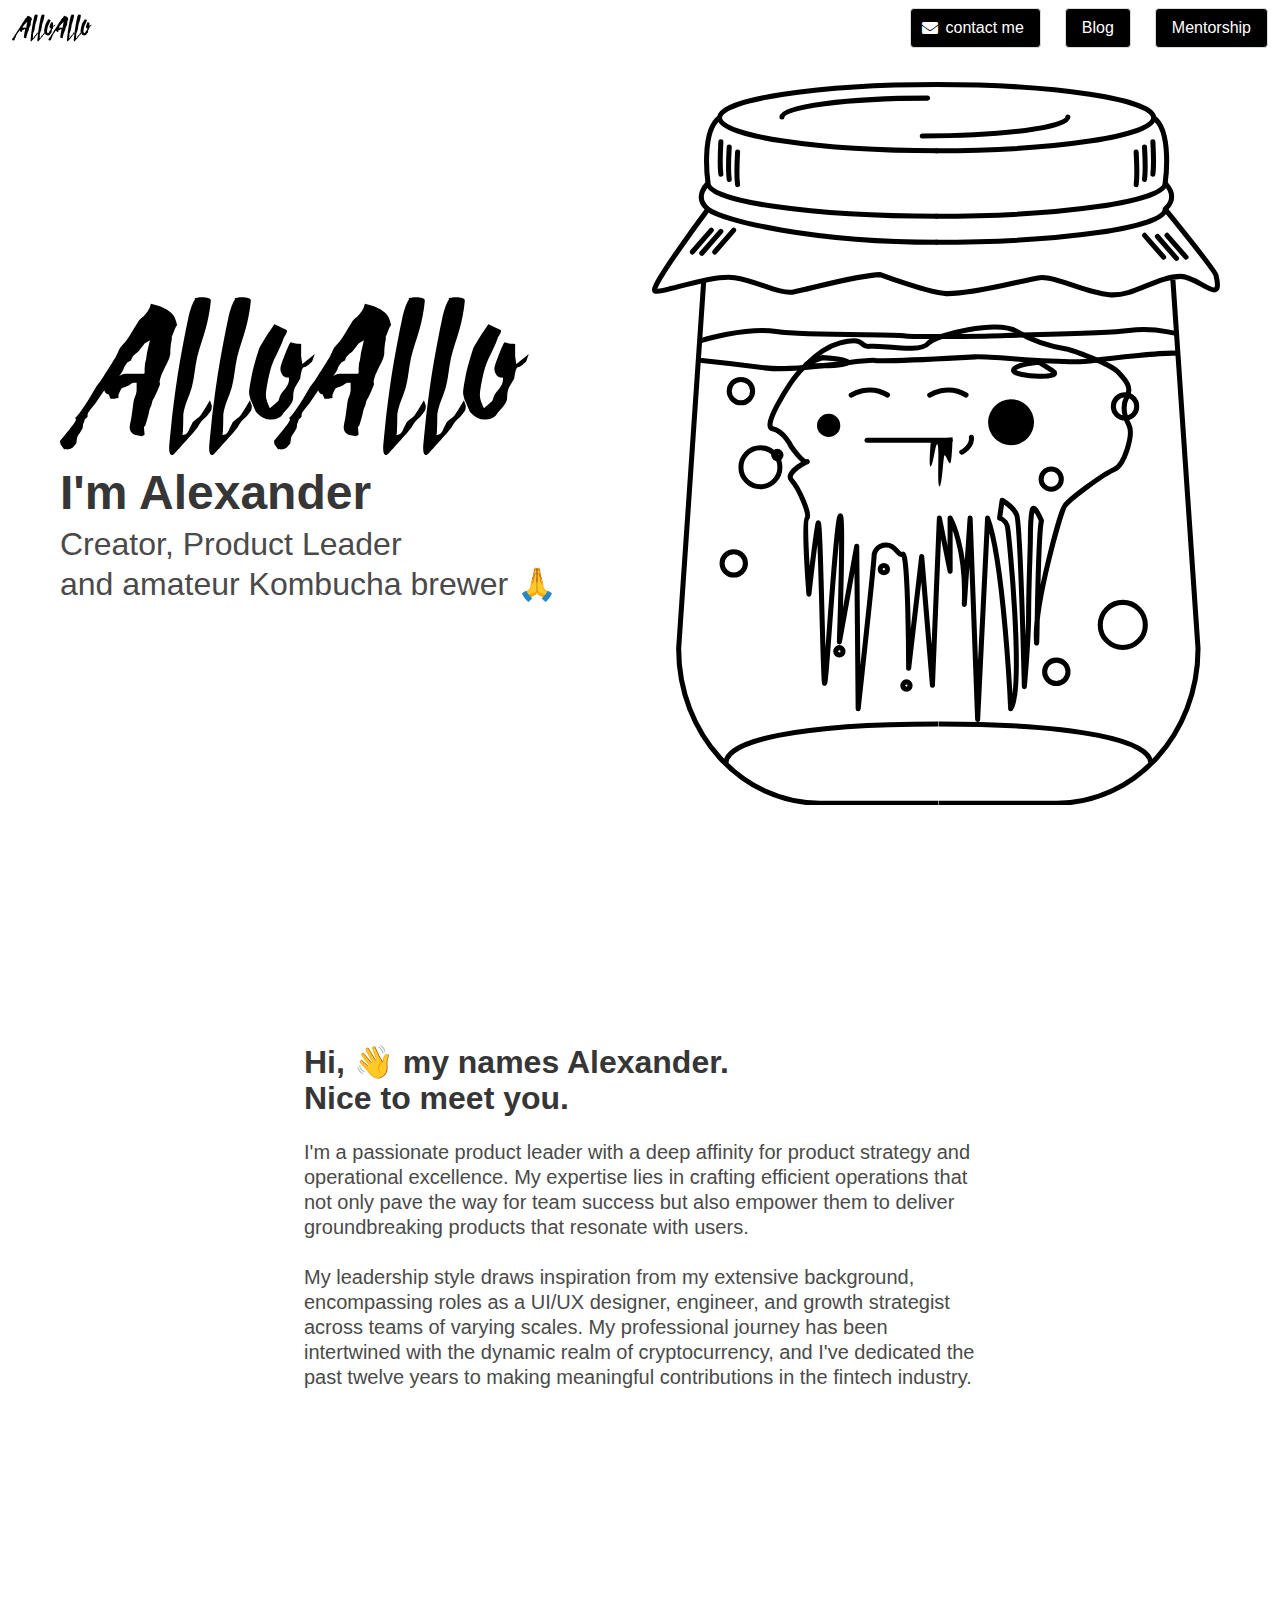
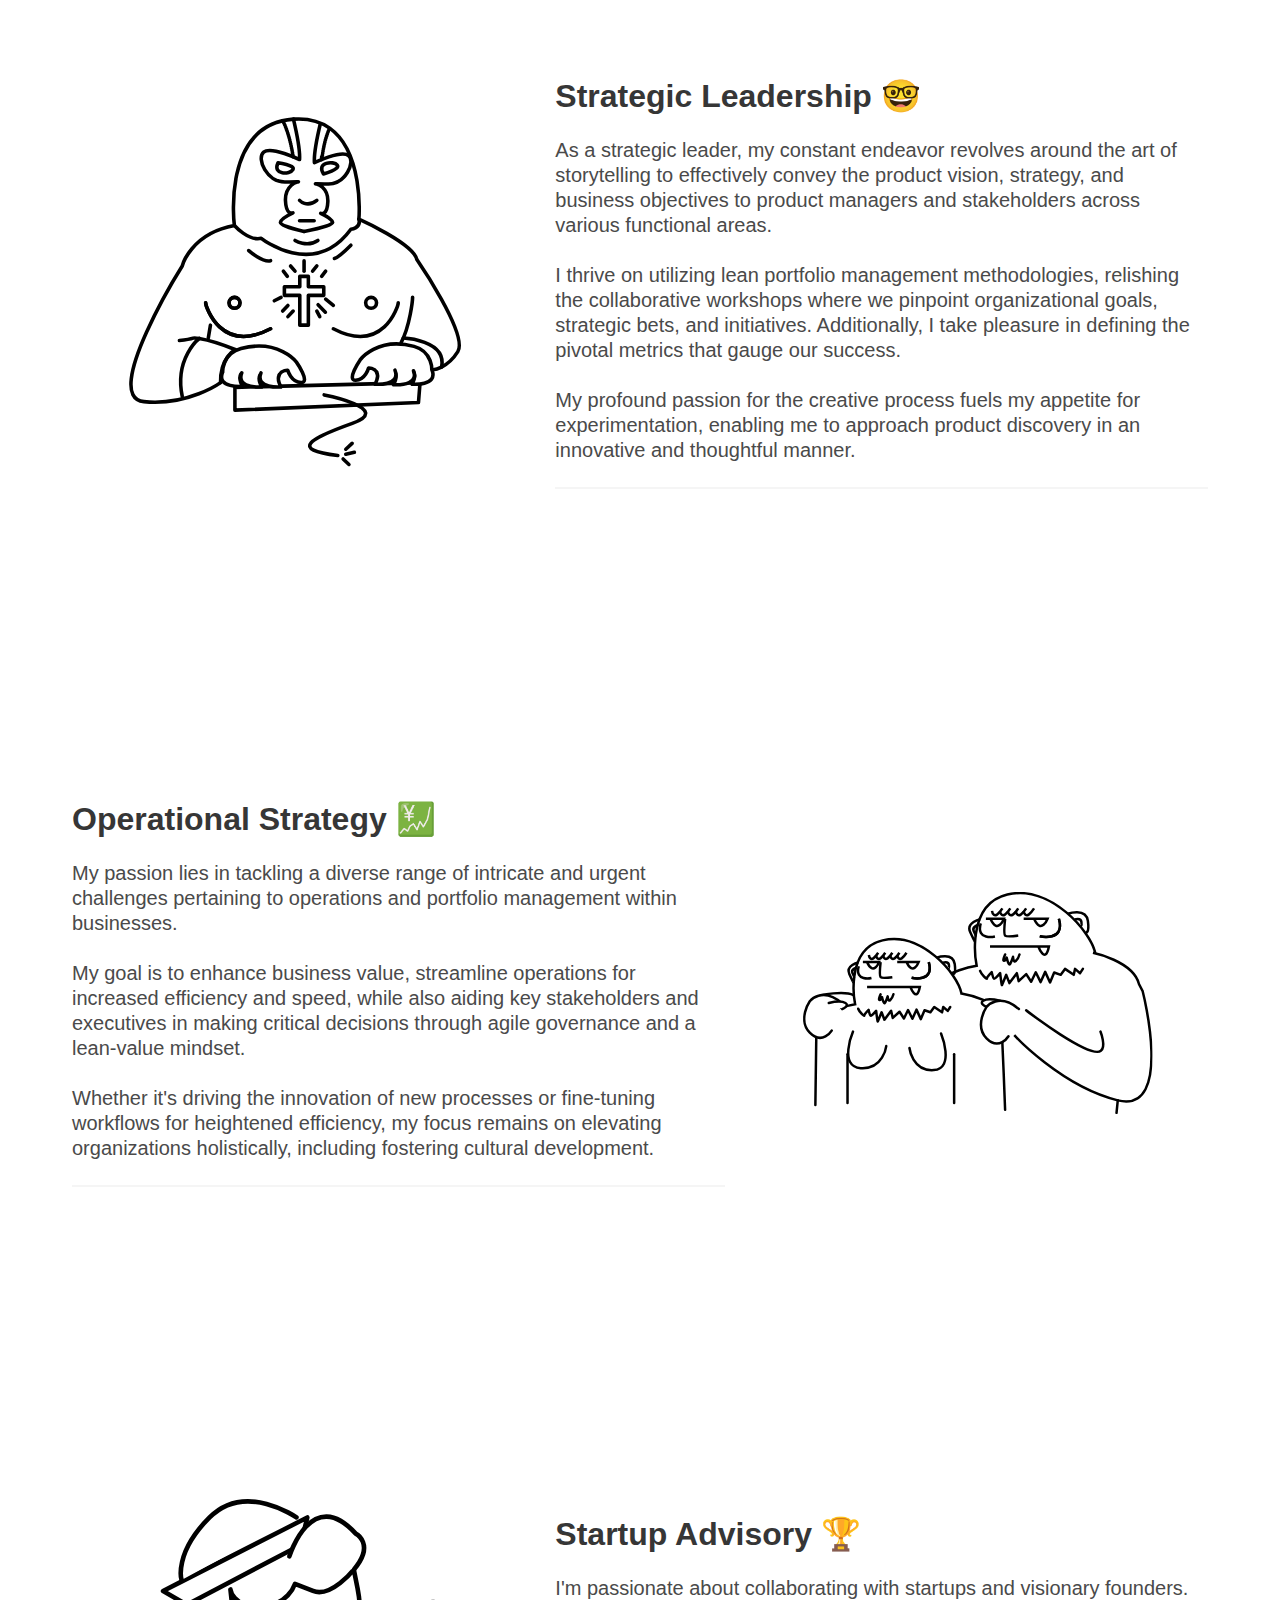
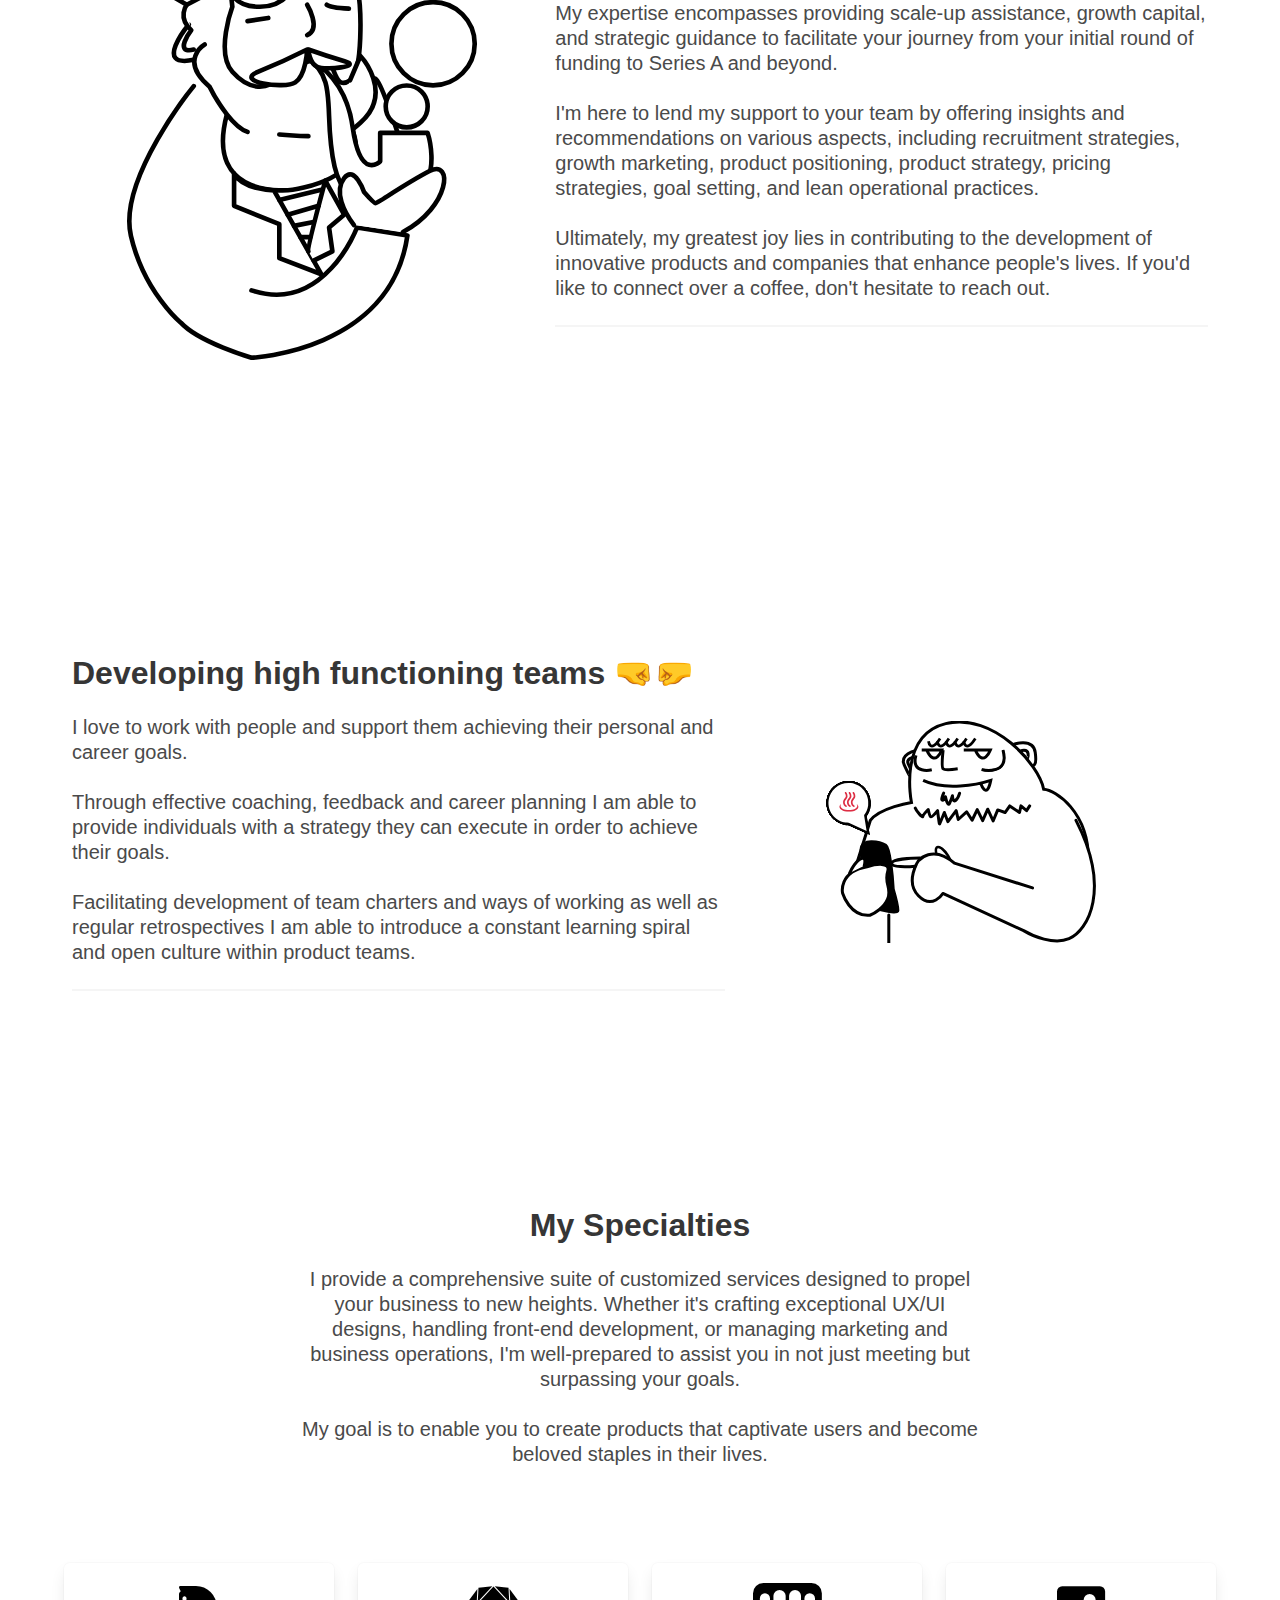
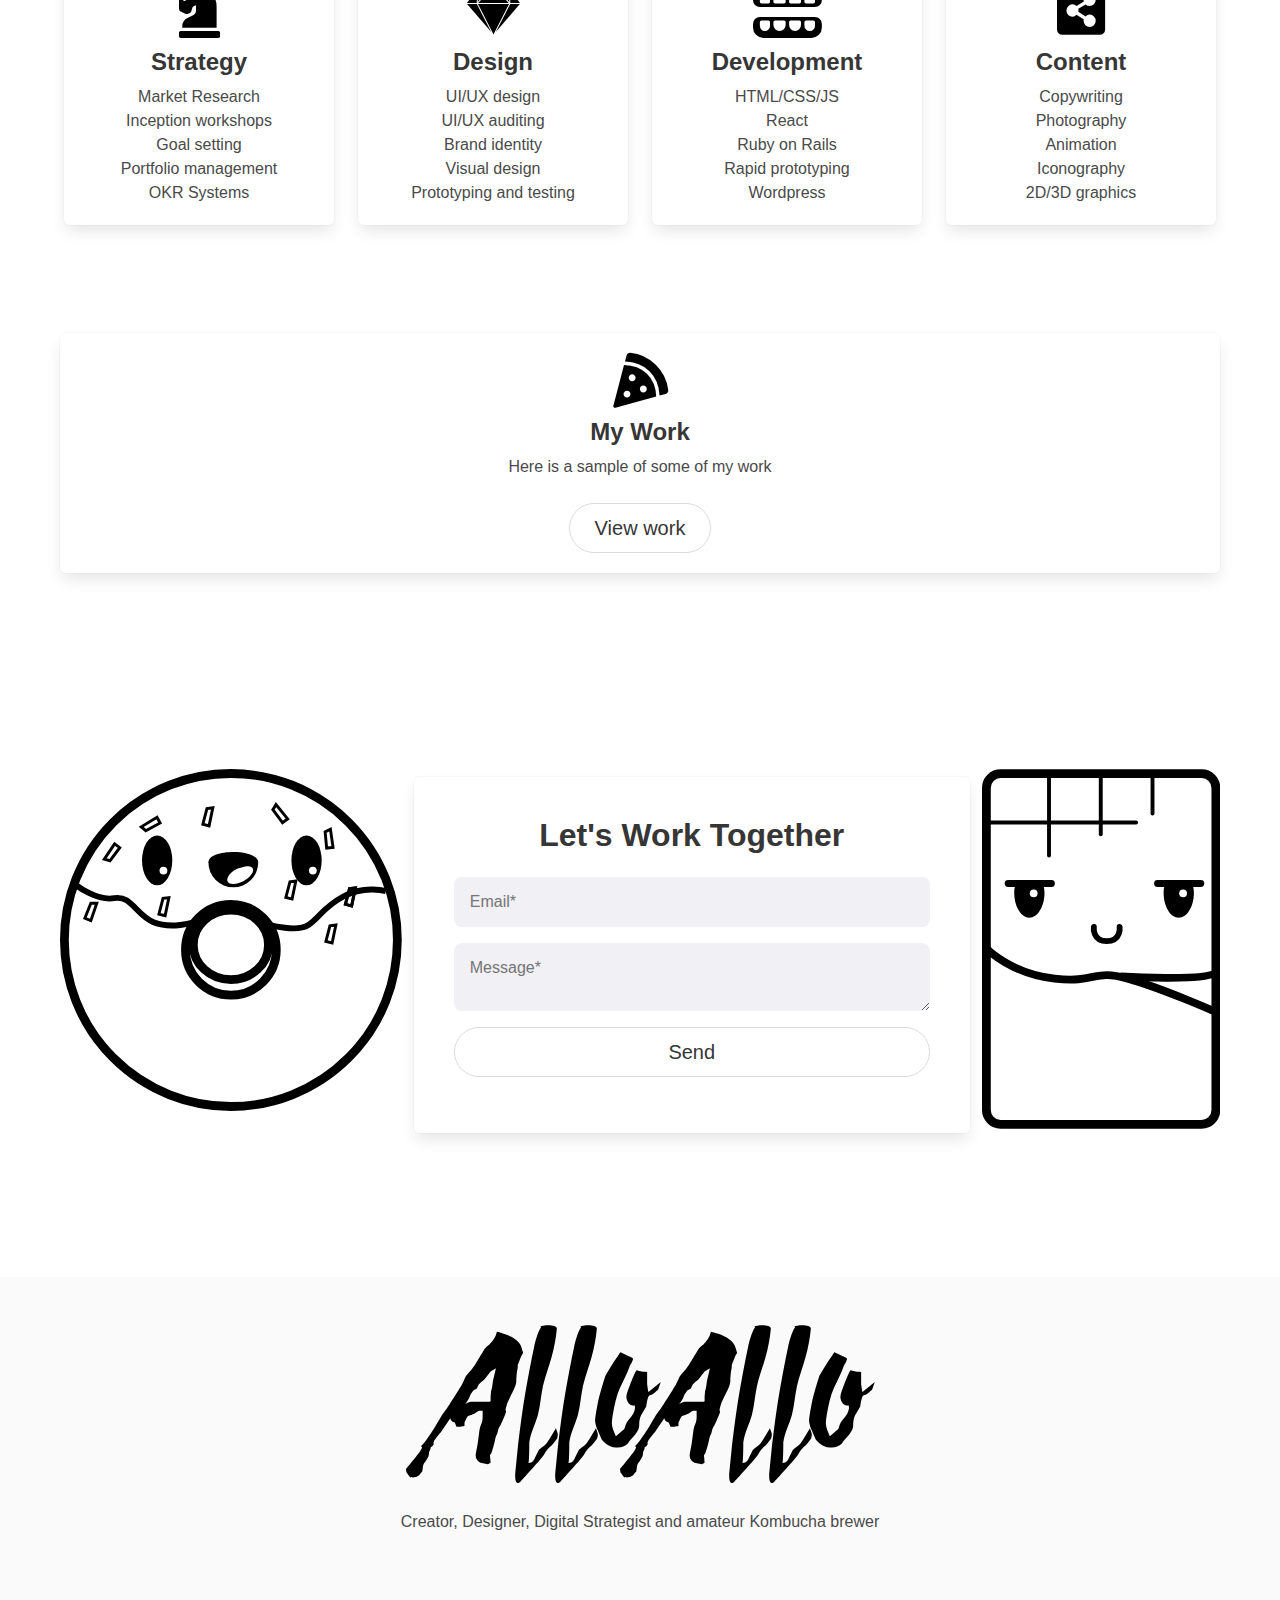
<file: index.html>
<!DOCTYPE html>

<html>

<head>

<meta charset="utf-8">

<meta name="viewport" content="width=device-width, initial-scale=1">

<title>Hello Alexander</title>

<link rel="stylesheet" href="/css/layout.css">

<link rel="stylesheet" href="/css/bulma.css">

<link rel="icon" href="https:"/img/favicon.png">

<meta property="og:image" content="/img/og-image.png"/>

<link rel="stylesheet" href="https://use.fontawesome.com/releases/v5.8.1/css/all.css" integrity="" crossorigin="anonymous">

</head>


<nav class="navbar is-transparent is-fixed-top">

<div class="navbar-brand">

<a class="navbar-item" href="http://alloalloallo.com/">

<img src="/img/logo.png" alt="">

</a>



</div>



<div class="navbar-end is-hidden-mobile">

<div class="navbar-item">

<div class="field">

<p class="control">

<a class="button has-gradient-bg has-text-white contact-button" href="#contact">

<span class="icon">

<i class="fas fa-envelope"></i>

</span>

<span>contact me</span>

</a>

</p>

</div>

</div>

<div class="navbar-item">

<div class="field">

<p class="control">

<a class="button has-gradient-bg has-text-white contact-button" href="http://alloalloallo.com/blog">

<span>Blog</span>

</a>

</p>

</div>

</div>

<div class="navbar-item">

<div class="field">

<p class="control">

<a class="button has-gradient-bg has-text-white contact-button" href="https://adplist.org/mentors/alexander-auld">

<span>Mentorship</span>

</a>

</p>

</div>

</div>


</div>

</div>

</nav>



<body>



<section class="hero is-fullheight">

<div class="hero-body"> 

<div class="column hero-container is-spaced">

<h1 class="title hero-title is-size-1-mobile is-size-1-desktop">

<img class="alo" src="/img/aloalo.svg">

<br/> 

<span class="white-text">I'm Alexander</span>

</h1>

<h2 class="subtitle hero-subtitle is-size-2 -mobile is-size-3-desktop">

Creator, Product Leader<br/> and amateur Kombucha brewer 🙏

</h2>

</div>

<div class="column bucha is-spaced is-size-3-desktop is-hidden-mobile">

<svg xmlns="http://www.w3.org/2000/svg" viewbox="0 0 562.163 716.326">

<g transform="translate(-162.76 -79.484)">

<path id="Path_1" data-name="Path 1" d="M426.65,637.56H309.719c-77.241,0-139.858-68.478-139.858-152.953l24.883-365.05" transform="translate(19.275 155.75)" fill="none" stroke="#000" stroke-linejoin="round" stroke-width="5"/>

<path id="Path_2" data-name="Path 2" d="M218.243,105.953s-58.435,78.048-52.626,81,55.764-16.7,79-13.162,44.275,16.537,58.213,14.155,62.607-16.743,85.843-17.18c0,0,49.173,18.425,65.057,18.79,28.186.653,77.837-13.918,92.939-15.765s44.146,14.5,68.54,16.866,46.472-18.142,70.865-18.142c17.643,0,42.773,30.985,34.854-1.178-1.163-4.718-50.274-65.381-50.274-65.381" transform="translate(0 99.358)" fill="none" stroke="#000" stroke-linejoin="round" stroke-width="5"/>

<path id="Path_3" data-name="Path 3" d="M393.827,147.586c-119.344,0-216.1-14.69-216.1-32.8s96.751-32.8,216.1-32.8" transform="translate(51.902 0)" fill="none" stroke="#000" stroke-linejoin="round" stroke-width="5"/>

<path id="Path_4" data-name="Path 4" d="M189.732,103.314c0-10.337,64.5-18.718,144.062-18.718" transform="translate(101.645 10.827)" fill="none" stroke="#000" stroke-linecap="round" stroke-linejoin="round" stroke-width="5"/>

<path id="Path_5" data-name="Path 5" d="M216.732,106.947c79.561,0,144.062-8.382,144.062-18.713" transform="translate(213.567 25.908)" fill="none" stroke="#000" stroke-linecap="round" stroke-linejoin="round" stroke-width="5"/>

<path id="Path_6" data-name="Path 6" d="M404.192,185.959c-125.637,0-227.487-14.685-227.487-32.8,0,0-7.512-51.391,11.392-64.8" transform="translate(41.538 26.426)" fill="none" stroke="#000" stroke-linejoin="round" stroke-width="5"/>

<path id="Path_7" data-name="Path 7" d="M219.231,147.586c119.349,0,216.1-14.69,216.1-32.8s-96.751-32.8-216.1-32.8" transform="translate(223.926 0)" fill="none" stroke="#000" stroke-linejoin="round" stroke-width="5"/>

<path id="Path_8" data-name="Path 8" d="M178.967,243.572c0-21.312,68.1-38.589,209.937-38.589" transform="translate(57.022 509.862)" fill="none" stroke="#000" stroke-linejoin="round" stroke-width="5"/>

<path id="Path_9" data-name="Path 9" d="M219.3,204.983" transform="translate(224.212 509.862)" fill="none" stroke="#000" stroke-linejoin="round" stroke-width="5"/>

<path id="Path_10" data-name="Path 10" d="M219.231,207.483" transform="translate(223.926 520.225)" fill="none" stroke="#000" stroke-linejoin="round" stroke-width="5"/>

<path id="Path_11" data-name="Path 11" d="M219.861,637.56H336.792c77.241,0,139.858-68.478,139.858-152.953l-24.883-365.05" transform="translate(226.538 155.75)" fill="none" stroke="#000" stroke-linejoin="round" stroke-width="5"/>

<path id="Path_12" data-name="Path 12" d="M429.8,243.572c0-21.312-68.108-38.589-209.937-38.589" transform="translate(226.538 509.862)" fill="none" stroke="#000" stroke-linejoin="round" stroke-width="5"/>

<path id="Path_13" data-name="Path 13" d="M220.33,204.983" transform="translate(228.482 509.862)" fill="none" stroke="#000" stroke-linejoin="round" stroke-width="5"/>

<path id="Path_14" data-name="Path 14" d="M220.4,207.483" transform="translate(228.764 520.225)" fill="none" stroke="#000" stroke-linejoin="round" stroke-width="5"/>

<path id="Path_15" data-name="Path 15" d="M219.231,185.959c125.642,0,227.492-14.685,227.492-32.8,0,0,7.512-51.391-11.392-64.8" transform="translate(223.926 26.426)" fill="none" stroke="#000" stroke-linejoin="round" stroke-width="5"/>

<path id="Path_16" data-name="Path 16" d="M219.231,159.48c125.642,0,227.492-14.685,227.492-32.8,0,0,14.391-10.45,0-25.726" transform="translate(223.926 78.631)" fill="none" stroke="#000" stroke-linejoin="round" stroke-width="5"/>

<path id="Path_17" data-name="Path 17" d="M180.922,100.953s-15.091,13.98,0,25.726c14.293,11.129,101.85,32.8,227.487,32.8" transform="translate(37.321 78.631)" fill="none" stroke="#000" stroke-linejoin="round" stroke-width="5"/>

<line id="Line_1" data-name="Line 1" x1="18.866" y2="21.706" transform="translate(202.62 226.049)" fill="none" stroke="#000" stroke-linecap="round" stroke-linejoin="round" stroke-width="5"/>

<line id="Line_2" data-name="Line 2" x1="18.866" y2="21.706" transform="translate(212.053 227.258)" fill="none" stroke="#000" stroke-linecap="round" stroke-linejoin="round" stroke-width="5"/>

<line id="Line_3" data-name="Line 3" x1="18.866" y2="21.706" transform="translate(224.813 226.049)" fill="none" stroke="#000" stroke-linecap="round" stroke-linejoin="round" stroke-width="5"/>

<line id="Line_4" data-name="Line 4" x2="18.866" y2="21.706" transform="translate(672.45 231.194)" fill="none" stroke="#000" stroke-linecap="round" stroke-linejoin="round" stroke-width="5"/>

<line id="Line_5" data-name="Line 5" x2="18.866" y2="21.706" transform="translate(663.017 232.404)" fill="none" stroke="#000" stroke-linecap="round" stroke-linejoin="round" stroke-width="5"/>

<line id="Line_6" data-name="Line 6" x2="18.866" y2="21.706" transform="translate(650.256 231.194)" fill="none" stroke="#000" stroke-linecap="round" stroke-linejoin="round" stroke-width="5"/>

<path id="Path_18" data-name="Path 18" d="M178.443,92.984s-1.286,23.154,0,32.158" transform="translate(52.478 45.598)" fill="none" stroke="#000" stroke-linecap="round" stroke-linejoin="round" stroke-width="5"/>

<path id="Path_19" data-name="Path 19" d="M180.05,93.984s-1.286,23.154,0,32.158" transform="translate(59.139 49.743)" fill="none" stroke="#000" stroke-linecap="round" stroke-linejoin="round" stroke-width="5"/>

<path id="Path_20" data-name="Path 20" d="M181.657,94.984s-1.286,23.154,0,32.158" transform="translate(65.801 53.888)" fill="none" stroke="#000" stroke-linecap="round" stroke-linejoin="round" stroke-width="5"/>

<path id="Path_21" data-name="Path 21" d="M261.085,92.984s1.286,23.154,0,32.158" transform="translate(397.422 45.598)" fill="none" stroke="#000" stroke-linecap="round" stroke-linejoin="round" stroke-width="5"/>

<path id="Path_22" data-name="Path 22" d="M259.478,93.984s1.286,23.154,0,32.158" transform="translate(390.76 49.743)" fill="none" stroke="#000" stroke-linecap="round" stroke-linejoin="round" stroke-width="5"/>

<path id="Path_23" data-name="Path 23" d="M257.87,94.984s1.286,23.154,0,32.158" transform="translate(384.095 53.888)" fill="none" stroke="#000" stroke-linecap="round" stroke-linejoin="round" stroke-width="5"/>

<path id="Path_24" data-name="Path 24" d="M174.315,140.842s30.871,3.092,62.6,7.383,98.614-9.1,108.9-7.383,83.183-2.763,99.473-3.524,89.188,7.512,113.2,4.085,75.265-8.654,85.653-7.61" transform="translate(37.738 214.2)" fill="none" stroke="#000" stroke-linecap="round" stroke-linejoin="round" stroke-width="5"/>

<path id="Path_25" data-name="Path 25" d="M174.315,139.991s42.021-13.167,73.747-8.881,115.768,2.49,126.059,4.2,84.9.571,101.192-.19,97.76-1.441,121.767-4.867,36.675,1.641,47.064,2.686" transform="translate(37.738 195.227)" fill="none" stroke="#000" stroke-linecap="round" stroke-linejoin="round" stroke-width="5"/>

<g id="bubble3">

<circle id="Ellipse_1" data-name="Ellipse 1" cx="11.577" cy="11.577" r="11.577" transform="translate(619.384 388.981)" fill="none" stroke="#000" stroke-linecap="round" stroke-linejoin="round" stroke-width="5"/>

<circle id="Ellipse_2" data-name="Ellipse 2" cx="11.577" cy="11.577" r="11.577" transform="translate(232.102 544.342)" fill="none" stroke="#000" stroke-linecap="round" stroke-linejoin="round" stroke-width="5"/>

</g>

<g id="bubble4">

<circle id="Ellipse_3" data-name="Ellipse 3" cx="11.577" cy="11.577" r="11.577" transform="translate(239.19 373.835)" fill="none" stroke="#000" stroke-linecap="round" stroke-linejoin="round" stroke-width="5"/>

</g>

<g id="bubble1">

<circle id="Ellipse_4" data-name="Ellipse 4" cx="19.285" cy="19.285" r="19.285" transform="translate(250.772 441.556)" fill="none" stroke="#000" stroke-linecap="round" stroke-linejoin="round" stroke-width="5"/>

</g>

<g id="bubble4-2" data-name="bubble4">

<circle id="Ellipse_5" data-name="Ellipse 5" cx="11.577" cy="11.577" r="11.577" transform="translate(551.369 651.678)" fill="none" stroke="#000" stroke-linecap="round" stroke-linejoin="round" stroke-width="5"/>

</g>

<g id="bubble2">

<circle id="Ellipse_6" data-name="Ellipse 6" cx="22.309" cy="22.309" r="22.309" transform="translate(606.416 594.504)" fill="none" stroke="#000" stroke-linecap="round" stroke-linejoin="round" stroke-width="5"/>

</g>

<g id="scoby" data-name="scoby" transform="translate(93.893 122.598)">

<path id="Path_26" data-name="Path 26" d="M401.025,388.48C417.107,430.67,423.876,577.3,423.876,577.3c13.539-18.612-1.7-175.157-3.388-181.082s-7.615-7.615-7.615-7.615l2.536-17.772s11,6.77,14.385,14.385S437.416,555.3,437.416,555.3s4.227-48.232,4.227-72.774,1.691-64.308,1.691-71.923,0-21.154,1.7-29.615,9.306,10.151,9.306,10.151c-4.233,16.076-4.233,150.621-5.079,115.083s23.7-122.7,27.924-129.467,38.927-32.157,49.084-36.384,19.457-34.693,14.586-44.005-6.971-18.618-1.892-27.924-.851-16.076-8.868-24.542-46.14-22-51.212-22.845-28.775-5.079-48.233-16.921-81.235,2.536-88.808,11.842-46.583.851-57.42,2.542-2.7-10.157-29.289-3.388S206.044,254.9,206.044,254.9s-29.053,42.988-17.772,45.241S206.943,318.2,206.943,318.2s12.179,16.921,15.372,14.662-22.644,10.157-15.372,18.056,18.949,34.5,15.372,37.561,1.833,75.263,1.833,75.263,6.545-57.544,9.028-69.954,4.647,151.189,6.385,157.959,9.749-141.5,14.769-163.268,0,122.65,0,122.65l17.163-94.774L272.918,577.3s15.975-146.276,15.875-153.045c0,0,1.49-9.028,11.972-9.028s10.885,11.281,16.33,9.028,5.818,112.824,5.818,112.824L335.8,426.508,346.425,554,353.3,388.48l10.624,52.7v-52.7S380.4,417.486,377.979,473.9l5.747-85.415,7.443,199.368Z" transform="translate(0 0)" fill="none" stroke="#000" stroke-linejoin="round" stroke-width="5"/>

<path id="Path_27" data-name="Path 27" d="M251.538,205.492s-26.268,2.424-25.062,8.461,51.75,8.466,38.406,0Z" transform="translate(200.251 28.654)" fill="none" stroke="#000" stroke-linejoin="round" stroke-width="5"/>

<path id="Path_28" data-name="Path 28" d="M207.388,204.737s26.239,1.413,25.033,4.931-51.7,4.931-38.365,0Z" transform="translate(30.192 24.945)" fill="none" stroke="#000" stroke-linejoin="round" stroke-width="5"/>

<circle id="Ellipse_7" data-name="Ellipse 7" cx="3.617" cy="3.617" r="3.617" transform="translate(317.092 550.619)" fill="none" stroke="#000" stroke-linejoin="round" stroke-width="5"/>

<circle id="Ellipse_8" data-name="Ellipse 8" cx="3.617" cy="3.617" r="3.617" transform="translate(294.717 435.458)" fill="none" stroke="#000" stroke-linejoin="round" stroke-width="5"/>

<circle id="Ellipse_9" data-name="Ellipse 9" cx="3.617" cy="3.617" r="3.617" transform="translate(250.715 516.692)" fill="none" stroke="#000" stroke-linejoin="round" stroke-width="5"/>

<circle id="Ellipse_10" data-name="Ellipse 10" cx="3.617" cy="3.617" r="3.617" transform="translate(189.304 322.479)" fill="none" stroke="#000" stroke-linejoin="round" stroke-width="5"/>

<circle id="Ellipse_11" data-name="Ellipse 11" cx="9.982" cy="9.982" r="9.982" transform="translate(454.015 339.979)" fill="none" stroke="#000" stroke-linejoin="round" stroke-width="5"/>

<line id="Line_7" data-name="Line 7" x2="82.207" transform="translate(281.72 311.429)" fill="none" stroke="#000" stroke-linecap="round" stroke-linejoin="round" stroke-width="5"/>

<path id="Path_29" data-name="Path 29" d="M217.764,232.75s10.778-5.64,9.59-14.662" transform="translate(157.655 90.524)" fill="none" stroke="#000" stroke-linecap="round" stroke-linejoin="round" stroke-width="5"/>

<path id="Path_30" data-name="Path 30" d="M199.264,215.163s17.583-11.281,35.911,0" transform="translate(66.778 51.53)" fill="none" stroke="#000" stroke-linecap="round" stroke-linejoin="round" stroke-width="5"/>

<path id="Path_31" data-name="Path 31" d="M212.409,215.163s17.583-11.281,35.911,0" transform="translate(131.35 51.53)" fill="none" stroke="#000" stroke-linecap="round" stroke-linejoin="round" stroke-width="5"/>

<path id="Path_32" data-name="Path 32" d="M213.613,220.907s-2.708,28.438,0,25.73,4.659-25.169,6.563-21.219-.609,39.488,1.774,41.179,3.849-27.179,4.807-30.229,4.2,8.3,5.966,7.42,2.329-25.7,2.329-25.7" transform="translate(131.352 90.524)" fill="#000"/>

<circle id="Ellipse_12" data-name="Ellipse 12" cx="11.509" cy="11.509" r="11.509" transform="translate(232.196 285.253)" fill="#000"/>

<circle id="Ellipse_13" data-name="Ellipse 13" cx="22.722" cy="22.722" r="22.722" transform="translate(401.512 270.935)" fill="#000"/>

</g>

</g>

</svg>

</div>

</div>

</section>



<section class="section hello-section is-medium is-primary">

<div class="container">

<div class="columns is-centered">

<div class="column is-three-fifths">

<h1 class="title is-spaced is-size-3-desktop is-size-4-mobile">Hi, 👋 my names Alexander. <br/>Nice to meet you.</h1>

<h2 class="subtitle is-size-5-desktop">I'm a passionate product leader with a deep affinity for product strategy and operational excellence. My expertise lies in crafting efficient operations that not only pave the way for team success but also empower them to deliver groundbreaking products that resonate with users. 

<br/>

<br/>

My leadership style draws inspiration from my extensive background, encompassing roles as a UI/UX designer, engineer, and growth strategist across teams of varying scales. My professional journey has been intertwined with the dynamic realm of cryptocurrency, and I've dedicated the past twelve years to making meaningful contributions in the fintech industry.

</h2>

</div>

</div>

</div>

</section>



<!--Section image right start-->

<section class="section is-medium">

<div class="columns is-desktop is-vcentered">

<!--Left Start-->

<div class="column is-5 has-text-centered">

<svg xmlns="http://www.w3.org/2000/svg" width="350" height="350" viewbox="0 0 629.032 636.88">

<g id="Group_2" data-name="Group 2" transform="translate(-37.725 -61.018)">

<path id="Path_157" data-name="Path 157" d="M166.434,64.662s12.584,53.242,11.134,73.571c0,0-51.792-25.168-65.344-13.552s5.81,55.177,39.69,54.21,21.3.014,21.3.014-22.265,5.8-21.3,33.866,13.552,22.264,13.552,22.264-22.155,10.648-22.693,17.426S185.8,268.92,185.8,268.92" transform="translate(170.219 0.266)" fill="none" stroke="#000" stroke-linecap="round" stroke-linejoin="round" stroke-width="6.5"/>

<path id="Path_158" data-name="Path 158" d="M159.256,67.227s-11.985,50.707-10.6,70.065c0,0,49.321-23.97,62.228-12.906s-5.53,52.551-37.8,51.629-20.279.014-20.279.014,21.2,5.516,20.279,32.25-12.906,21.2-12.906,21.2,21.1,10.141,21.612,16.593-51.941,16.316-51.941,16.316" transform="translate(226.166 6.793)" fill="none" stroke="#000" stroke-linecap="round" stroke-linejoin="round" stroke-width="6.5"/>

<line id="Line_6" data-name="Line 6" x1="26.621" transform="translate(347.787 249.824)" fill="none" stroke="#000" stroke-linecap="round" stroke-linejoin="round" stroke-width="6.5"/>

<path id="Path_159" data-name="Path 159" d="M127.528,106.372s13.155,14.232,31.46,0" transform="translate(220.259 106.407)" fill="none" stroke="#000" stroke-linecap="round" stroke-linejoin="round" stroke-width="6.5"/>

<g id="left-eye">

<path id="Path_160" data-name="Path 160" d="M117.981,87.056s31.945,3.894,27.1,12.658S107.333,110.426,117.981,87.056Z" transform="translate(190.601 57.198)" fill="none" stroke="#000" stroke-linecap="round" stroke-linejoin="round" stroke-width="6.5"/>

</g>

<g id="right-eye">

<path id="Path_161" data-name="Path 161" d="M142.266,107.46S173.314,99,167.26,91.08,128.364,86.014,142.266,107.46Z" transform="translate(249.115 57.213)" fill="none" stroke="#000" stroke-linecap="round" stroke-linejoin="round" stroke-width="6.5"/>

</g>

<path id="Path_162" data-name="Path 162" d="M217.512,108.157" transform="translate(449.245 110.949)" fill="none" stroke="#000" stroke-linecap="round" stroke-linejoin="round" stroke-width="6.5"/>

<path id="Path_163" data-name="Path 163" d="M94.074,127.623s26.128,29.039,48.882,23.232c0,0,95.357,75.506,163.118-16.458,0,0,19.361-1.935,14.523-18.394" transform="translate(135.128 130.915)" fill="none" stroke="#000" stroke-linecap="round" stroke-linejoin="round" stroke-width="6.5"/>

<path id="Path_164" data-name="Path 164" d="M118.856,65.5c.174-.06,11.893,19.652,19.138,65.468" transform="translate(198.191 2.393)" fill="none" stroke="#000" stroke-linecap="round" stroke-linejoin="round" stroke-width="6.5" stroke-dasharray="2"/>

<path id="Path_165" data-name="Path 165" d="M138.867,121.354c.138,20.372.174-21.2,14.6-52.079" transform="translate(249.114 12.005)" fill="none" stroke="#000" stroke-linecap="round" stroke-linejoin="round" stroke-width="6.5" stroke-dasharray="2"/>

<path id="Path_166" data-name="Path 166" d="M101.448,132.116s25.168,22.265,39.687,18.394" transform="translate(153.893 171.919)" fill="none" stroke="#000" stroke-linecap="round" stroke-linejoin="round" stroke-width="6.5"/>

<path id="Path_167" data-name="Path 167" d="M175.425,129.385s-22.264,22.265-30.01,24.2" transform="translate(265.777 164.969)" fill="none" stroke="#000" stroke-linecap="round" stroke-linejoin="round" stroke-width="6.5"/>

<circle id="Ellipse_15" data-name="Ellipse 15" cx="9.922" cy="9.922" r="9.922" transform="translate(219.522 389.222)" fill="none" stroke="#000" stroke-linecap="round" stroke-linejoin="round" stroke-width="6.5"/>

<circle id="Ellipse_16" data-name="Ellipse 16" cx="9.922" cy="9.922" r="9.922" transform="translate(219.522 389.222)" fill="none" stroke="#000" stroke-linecap="round" stroke-linejoin="round" stroke-width="6.5"/>

<circle id="Ellipse_17" data-name="Ellipse 17" cx="9.922" cy="9.922" r="9.922" transform="translate(468.066 389.222)" fill="none" stroke="#000" stroke-linecap="round" stroke-linejoin="round" stroke-width="6.5"/>

<path id="Path_168" data-name="Path 168" d="M79.327,158.947c0,6.536,28.074,94.627,118.1,47.191" transform="translate(97.601 240.197)" fill="none" stroke="#000" stroke-linecap="round" stroke-linejoin="round" stroke-width="6.5"/>

<path id="Path_169" data-name="Path 169" d="M79.327,158.947c0,6.536,28.074,94.627,118.1,47.191" transform="translate(97.601 240.197)" fill="none" stroke="#000" stroke-linecap="round" stroke-linejoin="round" stroke-width="6.5"/>

<path id="Path_170" data-name="Path 170" d="M262.973,158.947c0,6.536-28.074,94.627-118.1,47.191" transform="translate(264.388 240.197)" fill="none" stroke="#000" stroke-linecap="round" stroke-linejoin="round" stroke-width="6.5"/>

<path id="Path_171" data-name="Path 171" d="M191.415,164.265H163.387V145.387H147.767v18.878H119.739v15.62h28.028v54.188h15.619V179.885h28.028Z" transform="translate(200.438 205.691)" fill="none" stroke="#000" stroke-linecap="round" stroke-linejoin="round" stroke-width="6.5"/>

<line id="Line_7" data-name="Line 7" y1="9.532" x2="7.299" transform="translate(387.981 341.546)" fill="none" stroke="#000" stroke-linecap="round" stroke-linejoin="round" stroke-width="6.5"/>

<line id="Line_8" data-name="Line 8" x1="7.299" y1="9.532" transform="translate(318.282 341.546)" fill="none" stroke="#000" stroke-linecap="round" stroke-linejoin="round" stroke-width="6.5"/>

<line id="Line_9" data-name="Line 9" y1="10.164" x2="9.568" transform="translate(317.049 403.984)" fill="none" stroke="#000" stroke-linecap="round" stroke-linejoin="round" stroke-width="6.5"/>

<line id="Line_10" data-name="Line 10" x1="13.283" y1="13.467" transform="translate(381.497 402.689)" fill="none" stroke="#000" stroke-linecap="round" stroke-linejoin="round" stroke-width="6.5"/>

<line id="Line_11" data-name="Line 11" x1="5.324" y1="10.164" transform="translate(379.248 414.149)" fill="none" stroke="#000" stroke-linecap="round" stroke-linejoin="round" stroke-width="6.5"/>

<line id="Line_12" data-name="Line 12" y1="10.164" x2="9.568" transform="translate(326.617 414.149)" fill="none" stroke="#000" stroke-linecap="round" stroke-linejoin="round" stroke-width="6.5"/>

<line id="Line_13" data-name="Line 13" x2="8.157" y2="9.438" transform="translate(331.401 332.107)" fill="none" stroke="#000" stroke-linecap="round" stroke-linejoin="round" stroke-width="6.5"/>

<line id="Line_14" data-name="Line 14" x1="7.744" y2="9.438" transform="translate(371.504 332.107)" fill="none" stroke="#000" stroke-linecap="round" stroke-linejoin="round" stroke-width="6.5"/>

<line id="Line_15" data-name="Line 15" y2="18.667" transform="translate(356.015 322.879)" fill="none" stroke="#000" stroke-linecap="round" stroke-linejoin="round" stroke-width="6.5"/>

<line id="Line_16" data-name="Line 16" y1="6.199" x2="12.343" transform="translate(301.805 389.222)" fill="none" stroke="#000" stroke-linecap="round" stroke-linejoin="round" stroke-width="6.5"/>

<line id="Line_17" data-name="Line 17" x1="13.978" y1="11.663" transform="translate(395.28 392.321)" fill="none" stroke="#000" stroke-linecap="round" stroke-linejoin="round" stroke-width="6.5"/>

<path id="Path_172" data-name="Path 172" d="M94.347,250V208.612L431.225,199.9l-2.9,36.3Z" transform="translate(135.823 344.41)" fill="none" stroke="#000" stroke-linecap="round" stroke-linejoin="round" stroke-width="6.5"/>

<path id="Path_176" data-name="Path 176" d="M89.328,230.051S87.5,195.16,122.8,185.681c68.048-18.27,100.866,24.686,100.866,24.686s26.461,37.9,8.242,37.078-24.019-22.364-24.019-22.364-10.556-.83-15.632,8.281" transform="translate(118.46 296.714)" fill="none" stroke="#000" stroke-linecap="round" stroke-linejoin="round" stroke-width="6.5"/>

<path id="Path_177" data-name="Path 177" d="M65.861,181.7c36.071-3.6,18.851-6.483,36.071-3.6,27.121,4.534,66.237,20.492,66.237,20.492s-28.308,12.63-27.468,59.8" transform="translate(63.333 285.928)" fill="none" stroke="#000" stroke-linecap="round" stroke-linejoin="round" stroke-width="6.5"/>

<line id="Line_18" data-name="Line 18" x1="3.872" y2="23.319" transform="translate(181.768 439.763)" fill="none" stroke="#000" stroke-linecap="round" stroke-linejoin="round" stroke-width="6.5"/>

<path id="Path_178" data-name="Path 178" d="M200.658,156.148c0,3.871-4.31,50.484-21.031,82.841" transform="translate(352.838 233.074)" fill="none" stroke="#000" stroke-linecap="round" stroke-linejoin="round" stroke-width="6.5"/>

<path id="Path_179" data-name="Path 179" d="M204.034,544.311s-59.052,42.392-139.4,34.646,69.7-246.848,69.7-246.848,15.491-59.052,94.868-73.571c0,0-24.2-183.929,107.452-193.61,27.936-2.052,49.421,4.566,65.925,16.352,61.278,43.767,53.908,158.776,53.146,165.638,0,0,99.706,44.533,105.516,73.571,0,0,93.9,136.494,74.539,167.471s-44.937,32.994-44.937,32.994" transform="translate(0 0)" fill="none" stroke="#000" stroke-linecap="round" stroke-linejoin="round" stroke-width="6.5"/>

<path id="Path_180" data-name="Path 180" d="M76.037,177.25" transform="translate(89.228 286.773)" fill="none" stroke="#fff" stroke-linecap="round" stroke-linejoin="round" stroke-width="6.5"/>

<path id="Path_181" data-name="Path 181" d="M180.8,176.984s79.8,3.449,69.633,52.888" transform="translate(355.82 286.096)" fill="none" stroke="#000" stroke-linecap="round" stroke-linejoin="round" stroke-width="6.5"/>

<path id="Path_182" data-name="Path 182" d="M100.3,177.25S54.846,212.967,69.365,282.585" transform="translate(64.968 286.773)" fill="none" stroke="#000" stroke-linecap="round" stroke-linejoin="round" stroke-width="6.5"/>

<path id="Path_183" data-name="Path 183" d="M125.207,126.927s21.559,13.8,41.633,0" transform="translate(214.353 158.714)" fill="none" stroke="#000" stroke-linecap="round" stroke-linejoin="round" stroke-width="6.5"/>

<path id="Path_184" data-name="Path 184" d="M159.054,206.222s127.274,24.629,51.151,51.767-115.3,48.031-26.451,58.46" transform="translate(233.545 360.499)" fill="none" stroke="#000" stroke-linecap="round" stroke-linejoin="round" stroke-width="6.5"/>

<g id="spark">

<line id="Line_19" data-name="Line 19" y1="10.674" x2="11.53" transform="translate(431.891 654.877)" fill="none" stroke="#000" stroke-linecap="round" stroke-linejoin="round" stroke-width="6.5"/>

<line id="Line_20" data-name="Line 20" y1="3.548" x2="15.66" transform="translate(431.891 671.254)" fill="none" stroke="#000" stroke-linecap="round" stroke-linejoin="round" stroke-width="6.5"/>

<line id="Line_21" data-name="Line 21" x2="10.602" y2="9.962" transform="translate(427.054 683.341)" fill="none" stroke="#000" stroke-linecap="round" stroke-linejoin="round" stroke-width="6.5"/>

</g>

<g id="left-pinky">

<path id="Path_186" data-name="Path 186" d="M132.395,201.843c-5.076,9.113,3.254,22.172,3.254,22.172s-48.084,3.506-36.49-25.483" transform="translate(108.477 327.233)" fill="#fff" stroke="#000" stroke-linecap="round" stroke-linejoin="round" stroke-width="6.5"/>

</g>

<g id="left-middle">

<path id="Path_188" data-name="Path 188" d="M132.395,201.843c-5.076,9.113,3.254,22.172,3.254,22.172s-1.791.131-4.9.133c-11.437.01-40.946-2.222-31.588-25.616" transform="translate(143.477 328.233)" fill="#fff" stroke="#000" stroke-linecap="round" stroke-linejoin="round" stroke-width="6.5"/>

</g>

<g id="left-pointer">

<path id="Path_189" data-name="Path 189" d="M132.395,201.843c-5.076,9.113,3.254,22.172,3.254,22.172s-48.084,3.506-36.49-25.483" transform="translate(178.477 328.233)" fill="#fff" stroke="#000" stroke-linecap="round" stroke-linejoin="round" stroke-width="6.5"/>

</g>

<path id="Path_190" data-name="Path 190" d="M234.2,230.051s1.782-34.891-32.556-44.369c-66.178-18.27-98.093,24.686-98.093,24.686s-25.734,37.9-8.015,37.078S118.9,225.081,118.9,225.081s10.266-.83,15.2,8.281" transform="translate(354.461 292.714)" fill="none" stroke="#000" stroke-linecap="round" stroke-linejoin="round" stroke-width="6.5"/>

<g id="right-pinky">

<path id="Path_191" data-name="Path 191" d="M100.609,201.843c5.076,9.113-3.254,22.172-3.254,22.172s48.084,3.506,36.49-25.483" transform="translate(454.97 323.233)" fill="#fff" stroke="#000" stroke-linecap="round" stroke-linejoin="round" stroke-width="6.5"/>

</g>

<g id="right-middle">

<path id="right-middle-2" data-name="right-middle" d="M100.608,201.843c5.076,9.113-3.254,22.172-3.254,22.172s1.791.131,4.9.133c11.437.01,40.946-2.222,31.588-25.616" transform="translate(421.243 324.233)" fill="#fff" stroke="#000" stroke-linecap="round" stroke-linejoin="round" stroke-width="6.5"/>

</g>

<g id="right-pointer">

<path id="Path_193" data-name="Path 193" d="M100.609,201.843c5.076,9.113-3.254,22.172-3.254,22.172s48.084,3.506,36.49-25.483" transform="translate(387.515 323.233)" fill="#fff" stroke="#000" stroke-linecap="round" stroke-linejoin="round" stroke-width="6.5"/>

</g>

</g>

</svg>

</div>

<!--Left end-->

<!--Right start-->

<div class="column">

<div class="section-header">

<h1 class="title is-spaced"> 

Strategic Leadership 🤓

</h1>

<p class="subtitle"> 

    As a strategic leader, my constant endeavor revolves around the art of storytelling to effectively convey the product vision, strategy, and business objectives to product managers and stakeholders across various functional areas. 
    <br/>
    <br/>
    I thrive on utilizing lean portfolio management methodologies, relishing the collaborative workshops where we pinpoint organizational goals, strategic bets, and initiatives. </ br> </ br>    Additionally, I take pleasure in defining the pivotal metrics that gauge our success.
    <br/>
    <br/>
    My profound passion for the creative process fuels my appetite for experimentation, enabling me to approach product discovery in an innovative and thoughtful manner.

</hp>

<hr class="spacer is-1-6"/>

</div>

</div>

<!--Right end-->

</div>

</section>

<!--Section image left end-->



<!--Section image right start-->

<section class="section is-medium">

<div class="container">

<div class="columns is-desktop is-vcentered reverse-columns">

<!--Left start-->

<div class="column">

<div class="section-header">

<h1 class="title is-spaced"> 

Operational Strategy 💹

</h1>

<p class="subtitle"> 

    My passion lies in tackling a diverse range of intricate and urgent challenges pertaining to operations and portfolio management within businesses. 
    <br/>
    <br/>
    My goal is to enhance business value, streamline operations for increased efficiency and speed, while also aiding key stakeholders and executives in making critical decisions through agile governance and a lean-value mindset. 
    <br/>
    <br/>
    Whether it's driving the innovation of new processes or fine-tuning workflows for heightened efficiency, my focus remains on elevating organizations holistically, including fostering cultural development.

</hp>

<hr class="spacer is-1-6"/>

</div>

</div>

<!--Left end-->

<!--Right start-->

<div class="column is-5 has-text-centered">

<div class="section-media-right">

<svg width="350" height="222" viewbox="0 0 698 443" fill="none" xmlns="http://www.w3.org/2000/svg">

<g id="monster 1" clip-path="url(#clip0)">

<g id="monster">

<g id="Path 1">

<path d="M34.8 206.176C34.8 206.176 80.643 195.998 100.441 205.659Z" fill="white"/>

<path d="M34.8 206.176C34.8 206.176 80.643 195.998 100.441 205.659" stroke="black" stroke-width="5" stroke-linecap="round" stroke-linejoin="round"/>

</g>

<path id="Path 2" d="M269.324 185.703C279.196 158.056 346.335 147.195 346.335 147.195C346.335 147.195 321.651 25.755 407.549 5.02198C493.447 -15.711 575.395 80.06 583.293 123.499" stroke="black" stroke-width="5" stroke-miterlimit="10"/>

<path id="Path 3" d="M376.945 37.605C376.945 37.605 379.907 60.312 397.678 32.665" stroke="black" stroke-width="5" stroke-miterlimit="10"/>

<path id="Path 4" d="M392.742 37.605C392.742 37.605 395.704 60.312 413.475 32.665" stroke="black" stroke-width="5" stroke-miterlimit="10"/>

<path id="Path 5" d="M408.538 37.605C408.538 37.605 411.5 60.312 429.271 32.665" stroke="black" stroke-width="5" stroke-miterlimit="10"/>

<path id="Path 6" d="M424.335 37.605C424.335 37.605 427.297 60.312 445.068 32.665" stroke="black" stroke-width="5" stroke-miterlimit="10"/>

<path id="Path 7" d="M440.132 37.605C440.132 37.605 443.094 60.312 460.865 32.665" stroke="black" stroke-width="5" stroke-miterlimit="10"/>

<g id="Path 8">

<path d="M469.421 108.692C469.421 108.692 483.244 145.714 490.485 108.692H372.993" fill="white"/>

<path d="M469.421 108.692C469.421 108.692 483.244 145.714 490.485 108.692H372.993" stroke="black" stroke-width="5" stroke-miterlimit="10"/>

</g>

<g id="Path 9">

<path d="M429.272 86.969C429.272 86.969 406.317 90.18 403.106 86.969C399.895 83.758 403.106 53.402 403.106 53.402" fill="white"/>

<path d="M429.272 86.969C429.272 86.969 406.317 90.18 403.106 86.969C399.895 83.758 403.106 53.402 403.106 53.402" stroke="black" stroke-width="5" stroke-miterlimit="10"/>

</g>

<g id="right-eye-monster">

<g id="Path 10">

<path d="M440.132 53.402H487.854C487.854 53.402 475.346 85.654 460.865 53.402" fill="white"/>

<path d="M440.132 53.402H487.854C487.854 53.402 475.346 85.654 460.865 53.402" stroke="black" stroke-width="5" stroke-miterlimit="10"/>

</g>

</g>

<g id="left-eye-monster">

<g id="Path 11">

<path d="M364.768 53.402H400.806C400.806 53.402 388.298 85.654 373.817 53.402" fill="white"/>

<path d="M364.768 53.402H400.806C400.806 53.402 388.298 85.654 373.817 53.402" stroke="black" stroke-width="5" stroke-miterlimit="10"/>

</g>

</g>

<g id="Path 12">

<path d="M472.256 88.397C472.256 88.397 523.594 100.135 510.433 53.402Z" fill="white"/>

<path d="M472.256 88.397C472.256 88.397 523.594 100.135 510.433 53.402" stroke="black" stroke-width="5" stroke-miterlimit="10"/>

</g>

<path id="Path 13" d="M472.256 88.397C472.256 88.397 523.594 100.135 510.433 53.402" stroke="black" stroke-width="5" stroke-miterlimit="10"/>

<path id="Path 14" d="M382.787 88.733C382.787 88.733 344.652 97.451 354.429 62.741" stroke="black" stroke-width="5" stroke-miterlimit="10"/>

<path id="Path 15" d="M353.485 54.333C353.485 54.333 324.634 60.721 333.377 79.82C342.12 98.919 342.608 98.186 342.608 98.186" stroke="black" stroke-width="5" stroke-miterlimit="10"/>

<path id="Path 16" d="M349.707 66.047C349.707 66.047 336.359 69.001 340.407 77.835C344.455 86.669 344.673 86.329 344.673 86.329" stroke="black" stroke-width="5" stroke-miterlimit="10"/>

<path id="Path 17" d="M528.145 43.501C528.145 43.501 564.608 30.431 568.258 57.726C571.908 85.021 563.487 79.982 563.487 79.982" stroke="black" stroke-width="5" stroke-miterlimit="10"/>

<path id="Path 18" d="M541.931 54.896C541.931 54.896 554.131 50.523 555.353 59.658C556.575 68.793 553.753 67.105 553.753 67.105" stroke="black" stroke-width="5" stroke-miterlimit="10"/>

<path id="Path 19" d="M403.107 124.671C403.107 124.671 397.348 137.179 400.807 137.179C404.266 137.179 406.235 130.927 406.235 130.927C406.235 130.927 410.186 149.686 413.476 143.104C415.636 138.642 417.451 134.021 418.904 129.281C418.904 129.281 419.404 141.789 424.337 137.837C429.27 133.885 431.743 124.672 431.743 124.672" stroke="black" stroke-width="5" stroke-linecap="round" stroke-linejoin="round"/>

<path id="Path 20" d="M353.162 157.398C355.189 163.323 366.762 175.173 366.762 172.537C366.762 169.901 376.407 160.037 376.407 160.037C376.407 160.037 379.107 171.978 381.033 172.917C382.959 173.856 393.189 162.011 393.189 162.011C393.189 162.011 396.081 187.022 396.851 185.711C397.621 184.4 405.341 165.305 405.341 165.305L411.704 181.76L426.487 162.016L430.223 177.816L445.267 163.993L455.106 179.132L464.258 160.219L474.01 179.789L483.075 159.383L492.761 180.447L501.017 160.692L514.133 165.292L522.619 153.446L540.044 165.292L542.684 153.446L552.713 162.002L558.282 153.446" stroke="black" stroke-width="5" stroke-linecap="round" stroke-linejoin="round"/>

<g id="Path 21">

<path d="M398.265 258.344C400.917 216.779 316.02 202.629 316.02 202.629C308.945 163.72 235.546 77.937 158.609 96.511C81.672 115.085 103.779 223.855 103.779 223.855C103.779 223.855 43.645 233.582 34.8 258.344" fill="white"/>

<path d="M398.265 258.344C400.917 216.779 316.02 202.629 316.02 202.629C308.945 163.72 235.546 77.937 158.609 96.511C81.672 115.085 103.779 223.855 103.779 223.855C103.779 223.855 43.645 233.582 34.8 258.344" stroke="black" stroke-width="5" stroke-miterlimit="10"/>

</g>

<path id="Path 22" d="M131.197 125.689C131.197 125.689 133.849 146.029 149.766 121.266" stroke="black" stroke-width="5" stroke-miterlimit="10"/>

<path id="Path 23" d="M145.344 125.689C145.344 125.689 147.996 146.029 163.913 121.266" stroke="black" stroke-width="5" stroke-miterlimit="10"/>

<path id="Path 24" d="M159.49 125.689C159.49 125.689 162.146 146.029 178.063 121.266" stroke="black" stroke-width="5" stroke-miterlimit="10"/>

<path id="Path 25" d="M173.641 125.689C173.641 125.689 176.293 146.029 192.214 121.266" stroke="black" stroke-width="5" stroke-miterlimit="10"/>

<path id="Path 26" d="M187.791 125.689C187.791 125.689 190.443 146.029 206.364 121.266" stroke="black" stroke-width="5" stroke-miterlimit="10"/>

<g id="Path 27">

<path d="M214.026 189.365C214.026 189.365 226.405 222.527 232.893 189.365H127.656" fill="white"/>

<path d="M214.026 189.365C214.026 189.365 226.405 222.527 232.893 189.365H127.656" stroke="black" stroke-width="5" stroke-miterlimit="10"/>

</g>

<g id="Path 28">

<path d="M178.064 169.91C178.064 169.91 157.505 172.786 154.629 169.91C151.753 167.034 154.629 139.843 154.629 139.843" fill="white"/>

<path d="M178.064 169.91C178.064 169.91 157.505 172.786 154.629 169.91C151.753 167.034 154.629 139.843 154.629 139.843" stroke="black" stroke-width="5" stroke-miterlimit="10"/>

</g>

<g id="little-monster-eye-right">

<g id="Path 29">

<path d="M187.791 139.843H230.535C230.535 139.843 219.335 168.731 206.364 139.843" fill="white"/>

<path d="M187.791 139.843H230.535C230.535 139.843 219.335 168.731 206.364 139.843" stroke="black" stroke-width="5" stroke-miterlimit="10"/>

</g>

</g>

<g id="little-monster-eye-left">

<g id="Path 30">

<path d="M119.288 139.843H151.565C151.565 139.843 140.365 168.731 127.394 139.843" fill="white"/>

<path d="M119.288 139.843H151.565C151.565 139.843 140.365 168.731 127.394 139.843" stroke="black" stroke-width="5" stroke-miterlimit="10"/>

</g>

</g>

<g id="Path 31">

<path d="M216.563 171.189C216.563 171.189 262.547 181.702 250.755 139.843Z" fill="white"/>

<path d="M216.563 171.189C216.563 171.189 262.547 181.702 250.755 139.843" stroke="black" stroke-width="5" stroke-miterlimit="10"/>

</g>

<path id="Path 32" d="M216.563 171.189C216.563 171.189 262.547 181.702 250.755 139.843" stroke="black" stroke-width="5" stroke-miterlimit="10"/>

<path id="Path 33" d="M136.423 171.491C136.423 171.491 102.268 179.298 111.023 148.209" stroke="black" stroke-width="5" stroke-miterlimit="10"/>

<path id="Path 34" d="M110.186 140.679C110.186 140.679 84.343 146.401 92.176 163.51C100.009 180.619 100.443 179.961 100.443 179.961" stroke="black" stroke-width="5" stroke-miterlimit="10"/>

<path id="Path 35" d="M106.795 151.167C106.795 151.167 94.846 153.815 98.466 161.726C102.086 169.637 102.289 169.335 102.289 169.335" stroke="black" stroke-width="5" stroke-miterlimit="10"/>

<path id="Path 36" d="M266.627 130.977C266.627 130.977 299.284 119.277 302.553 143.72C305.822 168.163 298.279 163.65 298.279 163.65" stroke="black" stroke-width="5" stroke-miterlimit="10"/>

<path id="Path 37" d="M278.969 141.183C278.969 141.183 289.9 137.265 290.993 145.445C292.086 153.625 289.566 152.115 289.566 152.115" stroke="black" stroke-width="5" stroke-miterlimit="10"/>

<path id="Path 38" d="M154.628 204.111C154.628 204.111 149.469 215.311 152.563 215.311C155.657 215.311 157.429 209.711 157.429 209.711C157.429 209.711 160.967 226.511 163.912 220.617C165.849 216.62 167.476 212.48 168.778 208.233C168.778 208.233 169.221 219.433 173.64 215.9C178.059 212.367 180.273 204.111 180.273 204.111" stroke="black" stroke-width="5" stroke-linecap="round" stroke-linejoin="round"/>

<path id="Path 39" d="M109.894 232.99C111.71 238.298 122.075 248.911 122.075 246.553C122.075 244.195 130.714 235.353 130.714 235.353C130.714 235.353 133.134 246.053 134.86 246.892C136.586 247.731 145.746 237.123 145.746 237.123C145.746 237.123 148.34 259.523 149.031 258.348C149.722 257.173 156.631 240.069 156.631 240.069L162.331 254.811L175.571 237.123L178.918 251.273L192.394 238.89L201.203 252.453L209.403 235.514L218.137 253.04L226.255 234.765L234.931 253.632L242.325 235.944L254.071 240.069L261.671 229.46L277.271 240.069L279.634 229.46L288.621 237.123L293.607 229.46" stroke="black" stroke-width="5" stroke-linecap="round" stroke-linejoin="round"/>

<g id="right-hand">

<g id="Path 40">

<path d="M57.049 276.538C57.049 276.538 38.29 306.158 13.274 280.659C-11.742 255.16 13.274 217.881 13.274 217.881C13.274 217.881 38.289 187.681 77.782 222.234" fill="white"/>

<path d="M57.049 276.538C57.049 276.538 38.29 306.158 13.274 280.659C-11.742 255.16 13.274 217.881 13.274 217.881C13.274 217.881 38.289 187.681 77.782 222.234" stroke="black" stroke-width="5" stroke-linecap="round" stroke-linejoin="round"/>

</g>

<g id="Path 41">

<path d="M51.208 221.455C51.208 221.455 75.292 215.716 84.486 221.455C93.68 227.194 77.903 233.677 77.903 233.677" fill="white"/>

<path d="M51.208 221.455C51.208 221.455 75.292 215.716 84.486 221.455C93.68 227.194 77.903 233.677 77.903 233.677" stroke="black" stroke-width="5" stroke-linecap="round" stroke-linejoin="round"/>

</g>

</g>

<g id="Path 42">

<path d="M99.613 278.511C99.613 278.511 69.713 348.501 114.934 351.542C160.155 354.583 165.924 307.42 165.924 307.42" fill="white"/>

<path d="M99.613 278.511C99.613 278.511 69.713 348.501 114.934 351.542C160.155 354.583 165.924 307.42 165.924 307.42" stroke="black" stroke-width="5" stroke-linecap="round" stroke-linejoin="round"/>

</g>

<g id="Path 43">

<path d="M275.253 282.392C275.253 282.392 303.678 352.382 260.689 355.427C217.7 358.472 212.218 311.301 212.218 311.301" fill="white"/>

<path d="M275.253 282.392C275.253 282.392 303.678 352.382 260.689 355.427C217.7 358.472 212.218 311.301 212.218 311.301" stroke="black" stroke-width="5" stroke-linecap="round" stroke-linejoin="round"/>

</g>

<g id="Path 44">

<path d="M397.02 287.589C397.872 297.896 403.106 434.433 403.106 434.433Z" fill="white"/>

<path d="M397.02 287.589C397.872 297.896 403.106 434.433 403.106 434.433" stroke="black" stroke-width="5" stroke-linecap="round" stroke-linejoin="round"/>

</g>

<g id="Path 134">

<path d="M26.274 291.013L24.467 425.124Z" fill="white"/>

<path d="M26.274 291.013L24.467 425.124" stroke="black" stroke-width="5" stroke-linecap="round"/>

</g>

<g id="Path 133">

<path d="M88.64 323.756V420.987Z" fill="white"/>

<path d="M88.64 323.756V420.987" stroke="black" stroke-width="5" stroke-linecap="round"/>

</g>

<g id="Path 132">

<path d="M301.388 323.756V420.987Z" fill="white"/>

<path d="M301.388 323.756V420.987" stroke="black" stroke-width="5" stroke-linecap="round"/>

</g>

<g id="Path 131">

<path d="M627.914 415.774L625.433 440.64Z" fill="white"/>

<path d="M627.914 415.774L625.433 440.64" stroke="black" stroke-width="5" stroke-linecap="round"/>

</g>

<g id="Arm">

<g id="Path 45">

<path d="M593.368 278.511C593.368 278.511 605.276 308.5 594.154 317.019C572.469 333.619 449.093 239.582 445.068 236.056" fill="white"/>

<path d="M593.368 278.511C593.368 278.511 605.276 308.5 594.154 317.019C572.469 333.619 449.093 239.582 445.068 236.056" stroke="black" stroke-width="5" stroke-linecap="round" stroke-linejoin="round"/>

</g>

<path id="Path 46" d="M421.385 285.76C421.385 285.76 515.165 387.844 627.912 415.773C740.659 443.702 677.595 198.073 677.595 198.073L670.201 183.473C658.355 137.613 578.382 121.273 578.382 121.273" stroke="black" stroke-width="5" stroke-miterlimit="10"/>

</g>

<g id="left-hand">

<g id="Path 47">

<path d="M392.741 216.986C392.741 216.986 368.657 211.247 359.463 216.986C350.269 222.725 366.046 229.208 366.046 229.208" fill="white"/>

<path d="M392.741 216.986C392.741 216.986 368.657 211.247 359.463 216.986C350.269 222.725 366.046 229.208 366.046 229.208" stroke="black" stroke-width="5" stroke-linecap="round" stroke-linejoin="round"/>

</g>

<g id="Path 48">

<path d="M409.817 287.862C409.817 287.862 391.058 317.482 366.046 291.987C341.034 266.492 366.046 229.209 366.046 229.209C366.046 229.209 391.057 199.009 430.546 233.562" fill="white"/>

<path d="M409.817 287.862C409.817 287.862 391.058 317.482 366.046 291.987C341.034 266.492 366.046 229.209 366.046 229.209C366.046 229.209 391.057 199.009 430.546 233.562" stroke="black" stroke-width="5" stroke-linecap="round" stroke-linejoin="round"/>

</g>

</g>

</g>

</g>

<defs>

<clippath id="clip0">

<rect width="697.279" height="442.937" fill="white"/>

</clippath>

</defs>

</svg> 

</div>

</div>

<!--Right end-->

</div>

</div>

</section>

<!--Section image right end-->



<!--Section image left start-->

<section class="section is-medium">

<div class="columns is-desktop is-vcentered">

<!--Left Start-->

<div class="column is-5 has-text-centered">

<svg xmlns="http://www.w3.org/2000/svg" width="350" height="461" viewbox="0 0 491.349 647.133">

<g id="Group_1" data-name="Group 1" transform="translate(-78.645 -69.913)">

<path id="Path_135" data-name="Path 135" d="M131.091,152.964s-23.98,64.209,0,91.283,49.289,25.668,67.94,7.719,4-16.615,18.651-17.948,42.628-13.532,50.622-1.437,9.324,36.544,27.975,23.653,15.985-102.058,10.657-128.746L301.609,100.8s-31.974,39.878-57.284,29.928l-25.313-9.947s-10.657,32.18-49.289,32.18-41.3-24.359-41.3-24.359Z" transform="translate(95.453 68.268)" fill="#fff" stroke="#000" stroke-linecap="round" stroke-linejoin="round" stroke-width="6.5"/>

<path id="Path_136" data-name="Path 136" d="M164.591,255.054s-7.733,13.65,27.036-15.811c3.418-2.892,7.243-6.2,11.527-9.982,47.886-42.259,0-93.626,0-93.626L188.571,169.84" transform="translate(203.162 154.662)" fill="#fff" stroke="#000" stroke-linecap="round" stroke-linejoin="round" stroke-width="6.5"/>

<path id="Path_137" data-name="Path 137" d="M301.148,180.9c29.7,68.971-83.689,84.228-83.689,84.228s-125.2,17.176-92.223-105.977" transform="translate(93.641 213.001)" fill="#fff" stroke="#000" stroke-linecap="round" stroke-linejoin="round" stroke-width="6.5"/>

<path id="Path_138" data-name="Path 138" d="M153.665,114.941s20.444,33.888,0,42.708" transform="translate(177.879 103.333)" fill="#fff" stroke="#000" stroke-linecap="round" stroke-linejoin="round" stroke-width="6.5"/>

<path id="Path_139" data-name="Path 139" d="M288.718,118.384l-159.86,83.838-33.3-19.271,25.061-12.775L264.3,96.932l33.7-17.18Z" transform="translate(33.741 16.051)" fill="#fff" stroke="#000" stroke-linecap="round" stroke-linejoin="round" stroke-width="6.5"/>

<path id="Path_140" data-name="Path 140" d="M265,95.71s-71.3-50.528-121.924.094S103.8,183.634,103.8,183.634" transform="translate(51.499 0)" fill="#fff" stroke="#000" stroke-linecap="round" stroke-linejoin="round" stroke-width="6.5"/>

<path id="Path_141" data-name="Path 141" d="M146.483,135.281s31-100.43,93.2-32.012c0,0,27.951,14.652-2.687,50.622" transform="translate(160.065 15.182)" fill="#fff" stroke="#000" stroke-linecap="round" stroke-linejoin="round" stroke-width="6.5"/>

<path id="Path_142" data-name="Path 142" d="M120.964,122.9s-51.736,61.676,6.9,49.661" transform="translate(44.486 123.082)" fill="#fff" stroke="#000" stroke-linecap="round" stroke-linejoin="round" stroke-width="6.5"/>

<line id="Line_1" data-name="Line 1" x1="29.064" y2="4.43" transform="translate(247.858 236.863)" fill="#fff" stroke="#000" stroke-linecap="round" stroke-linejoin="round" stroke-width="6.5"/>

<path id="Path_143" data-name="Path 143" d="M161.548,114.941c4.531,4.121,31.177,5.454,31.177,5.454" transform="translate(197.431 103.333)" fill="#fff" stroke="#000" stroke-linecap="round" stroke-linejoin="round" stroke-width="6.5"/>

<path id="Path_146" data-name="Path 146" d="M153.665,136.444s53.239,20.19,63.9,97.134,38.632,47.97,38.632,47.97V241.523H322.8s18.648,57.384-13.323,82.509-99.911,38.455-117.229-34.821S199.007,166.191,153.665,136.444Z" transform="translate(177.879 156.669)" fill="#fff" stroke="#000" stroke-linecap="round" stroke-linejoin="round" stroke-width="6.5"/>

<path id="Path_147" data-name="Path 147" d="M124.194,183.042v45.353l63.5,25.817v47.625l59.052,22.647L180.134,206.7S136.842,206.054,124.194,183.042Z" transform="translate(104.779 272.249)" fill="#fff" stroke="#000" stroke-linecap="round" stroke-linejoin="round" stroke-width="6.5"/>

<path id="Path_148" data-name="Path 148" d="M154.262,285.27c-2.06-3.644,23.667-99.389,23.667-99.389l26.5,47.966-21.192,17.987,4.716,33.436-26.388,12.909" transform="translate(179.067 279.291)" fill="#fff" stroke="#000" stroke-linecap="round" stroke-linejoin="round" stroke-width="6.5"/>

<path id="Path_149" data-name="Path 149" d="M253.4,434.5c101.944,33.975,148.135-88.207,148.135-88.207l70.8,11.047C449.024,520.473,253.4,528.965,253.4,528.965s-73.443-21.1-99.187-49.122c0,0-51.617-42.44-70.109-122.043s88.245-210,88.245-210" transform="translate(0 184.831)" fill="#fff" stroke="#000" stroke-linecap="round" stroke-linejoin="round" stroke-width="6.5"/>

<line id="Line_2" data-name="Line 2" y1="14.262" x2="59.052" transform="translate(292.471 478.051)" fill="#fff" stroke="#000" stroke-linecap="round" stroke-linejoin="round" stroke-width="6.5"/>

<line id="Line_3" data-name="Line 3" y1="12.497" x2="43.427" transform="translate(304.249 500.643)" fill="#fff" stroke="#000" stroke-linecap="round" stroke-linejoin="round" stroke-width="6.5"/>

<line id="Line_4" data-name="Line 4" y1="5.324" x2="27.528" transform="translate(313.101 523.469)" fill="#fff" stroke="#000" stroke-linecap="round" stroke-linejoin="round" stroke-width="6.5"/>

<line id="Line_5" data-name="Line 5" x2="14.089" transform="translate(321.997 544.523)" fill="#fff" stroke="#000" stroke-linecap="round" stroke-linejoin="round" stroke-width="6.5"/>

<path id="Path_150" data-name="Path 150" d="M186.746,259.837c-13.814-17.987-28.466-46.982-13.814-65.953s27.916,19.668,27.916,19.668,13.681,15.634,16.187,15.71S259.667,201.085,292.9,184s29.235,49.522-37.376,85.492" transform="translate(210.563 267.808)" fill="#fff" stroke="#000" stroke-linecap="round" stroke-linejoin="round" stroke-width="6.5"/>

<path id="Path_151" data-name="Path 151" d="M108.417,114.941s-13.8,18,6.3,35.705c0,0-25.866,33.961,3.449,27.345" transform="translate(54.182 103.333)" fill="#fff" stroke="#000" stroke-linecap="round" stroke-linejoin="round" stroke-width="6.5"/>

<path id="Path_152" data-name="Path 152" d="M122.656,131.006s-36.815,22.233,6.9,59.156c0,0,10.211,20.771,24.307,38.813,8.677,11.1,18.829,21.171,28.981,24.725" transform="translate(65.013 143.181)" fill="#fff" stroke="#000" stroke-linecap="round" stroke-linejoin="round" stroke-width="6.5"/>

<path id="Path_153" data-name="Path 153" d="M142.439,167.292c17.753,1.761,40.856,2.381,40.856,2.381" transform="translate(150.034 233.184)" fill="#fff" stroke="#000" stroke-linecap="round" stroke-linejoin="round" stroke-width="6.5"/>

<path id="Path_154" data-name="Path 154" d="M181.264,144.8c7.852,4.1,30.5,74.671,30.5,74.671" transform="translate(246.334 177.405)" fill="#fff" stroke="#000" stroke-linecap="round" stroke-linejoin="round" stroke-width="6.5"/>

<g id="bubble">

<circle id="Ellipse_13" data-name="Ellipse 13" cx="58.446" cy="58.446" r="58.446" transform="translate(449.854 214.644)" fill="#fff" stroke="#000" stroke-linecap="round" stroke-linejoin="round" stroke-width="6.5"/>

</g>

<g id="moustache-left">

<path id="Path_155" data-name="Path 155" d="M209.356,133.033s-32.949,16.765-68.428,31.031,36.492,25.093,51.795,15.018S209.356,133.033,209.356,133.033Z" transform="translate(122.187 148.208)" fill="#fff" stroke="#000" stroke-linecap="round" stroke-linejoin="round" stroke-width="6.5"/>

</g>

<g id="moustache-right">

<path id="Path_156" data-name="Path 156" d="M154.178,133.033s24.436,8.816,50.747,16.316-27.063,13.194-38.413,7.893S154.178,133.033,154.178,133.033Z" transform="translate(179.151 148.208)" fill="#fff" stroke="#000" stroke-linecap="round" stroke-linejoin="round" stroke-width="6.5"/>

</g>

<g id="bubble-small">

<circle id="Ellipse_14" data-name="Ellipse 14" cx="29.446" cy="29.446" r="29.446" transform="translate(441.854 331.644)" fill="#fff" stroke="#000" stroke-linecap="round" stroke-linejoin="round" stroke-width="6.5"/>

</g>

</g>

</svg>

</div>

<!--Left end-->

<!--Right start-->

<div class="column">

<div class="section-header">

<h1 class="title is-spaced"> 

Startup Advisory 🏆

</h1>

<p class="subtitle"> 

    I'm passionate about collaborating with startups and visionary founders. My expertise encompasses providing scale-up assistance, growth capital, and strategic guidance to facilitate your journey from your initial round of funding to Series A and beyond.
    <br/>
    <br/>
    I'm here to lend my support to your team by offering insights and recommendations on various aspects, including recruitment strategies, growth marketing, product positioning, product strategy, pricing strategies, goal setting, and lean operational practices. 
    <br/>
    <br/>
    Ultimately, my greatest joy lies in contributing to the development of innovative products and companies that enhance people's lives. If you'd like to connect over a coffee, don't hesitate to reach out.

</hp>

<hr class="spacer is-1-6"/>

</div>

</div>

<!--Right end-->

</div>

</section>

<!--Section image left end-->



<!--Section image right start-->

<section class="section is-medium">

<div class="container">

<div class="columns is-desktop is-vcentered reverse-columns">

<!--Left start-->

<div class="column">

<div class="section-header">

<h1 class="title is-spaced"> 

Developing high functioning teams 🤜🤛

</h1>

<p class="subtitle"> 

I love to work with people and support them achieving their personal and career goals. 
<br/>
<br/>
Through effective coaching, feedback and career planning I am able to provide individuals with a strategy they can execute in order to achieve their goals. 
<br/>
<br/>
Facilitating development of team charters and ways of working as well as regular retrospectives I am able to introduce a constant learning spiral and open culture within product teams.

</hp>

<hr class="spacer is-1-6"/>

</div>

</div>

<!--Left end-->

<!--Right start-->

<div class="column is-5 has-text-centered">

<div class="section-media-right">

<svg width="350" height="222" viewbox="0 0 698 443" fill="none" xmlns="http://www.w3.org/2000/svg">

<g id="monster-phone" clip-path="url(#clip0)">

<g id="monster">

<path id="Path 2" d="M98.655 310.85L134.133 198.409C152.697 172.713 216.168 162.445 216.168 162.445C216.168 162.445 188.944 28.3376 284.572 5.25605C380.2 -17.8255 471.175 87.7052 479.968 136.065C503.527 137.364 569.571 180.597 569.571 276.895" stroke="black" stroke-width="6" stroke-miterlimit="10"/>

<path id="Path 3" d="M250.245 40.4411C250.245 40.4411 253.543 65.7203 273.327 34.9415" stroke="black" stroke-width="5.5" stroke-miterlimit="10"/>

<path id="Path 4" d="M267.832 40.4411C267.832 40.4411 271.129 65.7203 290.913 34.9415" stroke="black" stroke-width="5.5" stroke-miterlimit="10"/>

<path id="Path 5" d="M285.417 40.4411C285.417 40.4411 288.715 65.7203 308.499 34.9415" stroke="black" stroke-width="5.5" stroke-miterlimit="10"/>

<path id="Path 6" d="M303.004 40.4411C303.004 40.4411 306.301 65.7203 326.085 34.9415" stroke="black" stroke-width="5.5" stroke-miterlimit="10"/>

<path id="Path 7" d="M320.59 40.4411C320.59 40.4411 323.887 65.7203 343.671 34.9415" stroke="black" stroke-width="5.5" stroke-miterlimit="10"/>

<path id="Path 8" d="M354.152 123.924C354.152 123.924 366.359 159.683 374.42 118.467C347.811 127.259 283.57 139.568 239.484 118.467" stroke="black" stroke-width="6" stroke-miterlimit="10"/>

<g id="Path 9">

<path d="M308.5 95.3969C308.5 95.3969 282.945 98.9716 279.37 95.3969C275.795 91.8221 279.37 58.0275 279.37 58.0275" fill="white"/>

<path d="M308.5 95.3969C308.5 95.3969 282.945 98.9716 279.37 95.3969C275.795 91.8221 279.37 58.0275 279.37 58.0275" stroke="black" stroke-width="6" stroke-miterlimit="10"/>

</g>

<g id="right-eye-monster">

<g id="Path 10">

<path d="M320.59 58.0275H373.718C373.718 58.0275 359.793 93.9329 343.671 58.0275" fill="white"/>

<path d="M320.59 58.0275H373.718C373.718 58.0275 359.793 93.9329 343.671 58.0275" stroke="black" stroke-width="6" stroke-miterlimit="10"/>

</g>

</g>

<g id="left-eye-monster">

<g id="Path 11">

<path d="M236.689 58.0275H276.809C276.809 58.0275 262.884 93.9329 246.763 58.0275" fill="white"/>

<path d="M236.689 58.0275H276.809C276.809 58.0275 262.884 93.9329 246.763 58.0275" stroke="black" stroke-width="6" stroke-miterlimit="10"/>

</g>

</g>

<g id="Path 12">

<path d="M356.353 96.9866C356.353 96.9866 413.506 110.054 398.854 58.0275Z" fill="white"/>

<path d="M356.353 96.9866C356.353 96.9866 413.506 110.054 398.854 58.0275" stroke="black" stroke-width="4.2" stroke-miterlimit="10"/>

</g>

<path id="Path 13" d="M356.353 96.9866C356.353 96.9866 413.506 110.054 398.854 58.0275" stroke="black" stroke-width="6" stroke-miterlimit="10"/>

<path id="Path 14" d="M256.749 97.3606C256.749 97.3606 214.294 107.066 225.179 68.4244" stroke="black" stroke-width="6" stroke-miterlimit="10"/>

<path id="Path 15" d="M224.128 59.064C224.128 59.064 192.009 66.1756 201.742 87.4381C211.476 108.701 212.019 107.884 212.019 107.884" stroke="black" stroke-width="6" stroke-miterlimit="10"/>

<path id="Path 16" d="M219.922 72.1049C219.922 72.1049 205.062 75.3935 209.569 85.2282C214.075 95.0629 214.318 94.6844 214.318 94.6844" stroke="black" stroke-width="6" stroke-miterlimit="10"/>

<path id="Path 17" d="M418.573 47.005C418.573 47.005 459.166 32.4545 463.23 62.8414C467.293 93.2282 457.918 87.6184 457.918 87.6184" stroke="black" stroke-width="6" stroke-miterlimit="10"/>

<path id="Path 18" d="M433.92 59.6908C433.92 59.6908 447.502 54.8225 448.863 64.9922C450.223 75.162 447.081 73.2828 447.081 73.2828" stroke="black" stroke-width="6" stroke-miterlimit="10"/>

<path id="Path 19" d="M280.484 144.049C280.484 144.049 274.073 157.974 277.924 157.974C281.774 157.974 283.967 151.014 283.967 151.014C283.967 151.014 288.365 171.898 292.028 164.57C294.433 159.603 296.453 154.458 298.071 149.181C298.071 149.181 298.627 163.106 304.119 158.707C309.611 154.307 312.364 144.05 312.364 144.05" stroke="black" stroke-width="6" stroke-linecap="round" stroke-linejoin="round"/>

<path id="Path 20" d="M223.768 173.804C226.025 180.4 238.909 193.592 238.909 190.658C238.909 187.723 249.646 176.742 249.646 176.742C249.646 176.742 252.652 190.035 254.796 191.081C256.941 192.126 268.329 178.939 268.329 178.939C268.329 178.939 271.549 206.783 272.406 205.324C273.263 203.864 281.858 182.606 281.858 182.606L288.942 200.925L305.399 178.945L309.558 196.535L326.307 181.146L337.26 198L347.449 176.944L358.306 198.731L368.397 176.014L379.181 199.464L388.372 177.471L402.973 182.592L412.421 169.404L431.82 182.592L434.759 169.404L445.924 178.929L452.123 169.404" stroke="black" stroke-width="6" stroke-linecap="round" stroke-linejoin="round"/>

<g id="left-hand-point">

<g id="Path 47">

<path d="M295.648 280.551C295.648 280.551 283.562 255.779 272.128 251.927C260.693 248.076 266.268 266.228 266.268 266.228" fill="white"/>

<path d="M295.648 280.551C295.648 280.551 283.562 255.779 272.128 251.927C260.693 248.076 266.268 266.228 266.268 266.228" stroke="black" stroke-width="5" stroke-linecap="round" stroke-linejoin="round"/>

</g>

<path id="Path 49" d="M441.12 418.281L279.996 344.167L458.243 335.899L546.71 200.505C615.852 336.188 569.509 418.364 531.851 434.424C501.57 447.338 458.746 429.043 441.12 418.281Z" fill="white"/>

<g id="Path 48">

<path d="M278.883 344.167C278.883 344.167 257.999 377.142 230.154 348.759C202.308 320.376 230.154 278.87 230.154 278.87C230.154 278.87 257.998 245.249 301.96 283.716" fill="white"/>

<path d="M457.819 333.116L301.96 283.716C257.998 245.249 230.154 278.87 230.154 278.87C230.154 278.87 202.308 320.376 230.154 348.759C257.999 377.142 278.883 344.167 278.883 344.167L440.006 418.281C457.633 429.043 500.457 447.338 530.738 434.424C568.59 418.281 615.215 335.342 544.522 198.409" stroke="black" stroke-width="6" stroke-linecap="round" stroke-linejoin="round"/>

</g>

<path id="Vector 1" d="M232.937 273.556C214.197 273.741 176.716 276.116 176.716 284.132C176.716 292.147 207.517 291.182 224.031 289.698" stroke="black" stroke-width="6" stroke-linecap="round" stroke-linejoin="round"/>

</g>

</g>

<path id="Vector 2" d="M165.372 247.296C174.129 253.07 179.237 308.559 180.696 335.582C183.797 346.132 190 369.452 190 378.336C190 389.442 130.893 372.229 127.062 367.231C123.231 362.234 116.116 282.832 115.022 257.29C113.927 231.749 154.426 240.077 165.372 247.296Z" fill="black" stroke="black" stroke-width="4.2" stroke-linecap="round" stroke-linejoin="round"/>

<g id="right-hand-phone">

<path id="Path 40" d="M78.8183 343.8C78.8183 343.8 93.7087 391.51 133.283 387.596C142.15 384.094 161.666 372.637 168.791 354.825C177.698 332.559 160.998 325.323 168.791 300.274C175.026 280.235 143.927 285.656 127.598 290.871C70.0688 301.029 78.8183 343.8 78.8183 343.8Z" fill="white" stroke="black" stroke-width="6" stroke-linecap="round" stroke-linejoin="round"/>

<g id="Path 41">

<path d="M92.7972 303.363C92.7972 303.363 104.62 278.464 116.013 274.492C127.406 270.519 122.024 288.729 122.024 288.729" fill="white"/>

<path d="M92.7972 303.363C92.7972 303.363 104.62 278.464 116.013 274.492C127.406 270.519 122.024 288.729 122.024 288.729" stroke="black" stroke-width="6" stroke-linecap="round" stroke-linejoin="round"/>

</g>

</g>

<path id="Vector 3" d="M171 387V445" stroke="black" stroke-width="6" stroke-linecap="round"/>

<g id="face">

<g id="Union">

<path fill-rule="evenodd" clip-rule="evenodd" d="M86.13 205.846C63.2626 202.897 47.1153 181.969 50.0639 159.102C53.0125 136.235 73.9404 120.087 96.8078 123.036C119.675 125.984 135.823 146.912 132.874 169.78C131.914 177.225 129.048 183.958 124.83 189.551L130.386 223.9L91.2691 206.193C89.5717 206.182 87.8564 206.069 86.13 205.846Z" fill="white"/>

<path d="M124.83 189.551L123.233 188.347L122.719 189.028L122.856 189.87L124.83 189.551ZM130.386 223.9L129.561 225.722L132.955 227.258L132.36 223.58L130.386 223.9ZM91.2691 206.193L92.0939 204.371L91.7065 204.195L91.2812 204.193L91.2691 206.193ZM48.0803 158.846C44.9904 182.809 61.9114 204.74 85.8742 207.829L86.3858 203.862C64.6139 201.055 49.2401 181.13 52.0474 159.358L48.0803 158.846ZM97.0636 121.052C73.1007 117.962 51.1701 134.883 48.0803 158.846L52.0474 159.358C54.8548 137.586 74.7802 122.212 96.5521 125.019L97.0636 121.052ZM134.858 170.036C137.947 146.073 121.026 124.142 97.0636 121.052L96.5521 125.019C118.324 127.827 133.698 147.752 130.89 169.524L134.858 170.036ZM126.427 190.755C130.848 184.892 133.852 177.834 134.858 170.036L130.89 169.524C129.976 176.616 127.248 183.023 123.233 188.347L126.427 190.755ZM132.36 223.58L126.804 189.232L122.856 189.87L128.411 224.219L132.36 223.58ZM90.4443 208.015L129.561 225.722L131.21 222.078L92.0939 204.371L90.4443 208.015ZM85.8742 207.829C87.6816 208.063 89.4783 208.182 91.257 208.193L91.2812 204.193C89.6651 204.183 88.0312 204.074 86.3858 203.862L85.8742 207.829Z" fill="black"/>

</g>

<g id="1f62c 1" clip-path="url(#clip1)">

<path id="Vector" d="M71.3797 163.341C71.3797 174.408 80.3516 183.38 91.4187 183.38C102.485 183.38 111.458 174.408 111.458 163.341C111.458 152.275 102.485 143.302 91.4187 143.302C80.3516 143.302 71.3797 152.275 71.3797 163.341Z" fill="#FFCC4D"/>

<path id="Vector_2" d="M98.0984 162.228C96.5613 162.228 95.3152 160.483 95.3152 158.331C95.3152 156.18 96.5613 154.435 98.0984 154.435C99.6355 154.435 100.882 156.18 100.882 158.331C100.882 160.483 99.6355 162.228 98.0984 162.228Z" fill="#664500"/>

<path id="Vector_3" d="M84.7391 162.228C83.2019 162.228 81.9559 160.483 81.9559 158.331C81.9559 156.18 83.2019 154.435 84.7391 154.435C86.2762 154.435 87.5222 156.18 87.5222 158.331C87.5222 160.483 86.2762 162.228 84.7391 162.228Z" fill="#664500"/>

<path id="Vector_4" d="M83.6258 166.681C81.1665 166.681 79.1727 168.675 79.1727 171.134C79.1727 173.593 81.1665 175.587 83.6258 175.587H99.2116C101.671 175.587 103.665 173.593 103.665 171.134C103.665 168.675 101.671 166.681 99.2116 166.681H83.6258Z" fill="white"/>

<path id="Vector_5" d="M83.6258 165.568H99.2116C102.281 165.568 104.778 168.065 104.778 171.134C104.778 174.203 102.281 176.701 99.2116 176.701H83.6258C80.5565 176.701 78.0594 174.203 78.0594 171.134C78.0594 168.065 80.5565 165.568 83.6258 165.568ZM83.6258 167.794C81.9748 167.794 80.6088 169.001 80.3427 170.577H84.1824V167.794H83.6258ZM85.2957 167.794V170.577H88.6355V167.794H85.2957ZM89.7488 167.794V170.577H93.0886V167.794H89.7488ZM94.2019 167.794V170.577H97.5417V167.794H94.2019ZM99.2116 167.794H98.655V170.577H102.495C102.229 169.001 100.863 167.794 99.2116 167.794ZM99.2116 174.474C100.863 174.474 102.229 173.267 102.495 171.691H98.655V174.474H99.2116ZM97.5417 174.474V171.691H94.2019V174.474H97.5417ZM93.0886 174.474V171.691H89.7488V174.474H93.0886ZM88.6355 174.474V171.691H85.2957V174.474H88.6355ZM83.6258 174.474H84.1824V171.691H80.3427C80.6088 173.267 81.9748 174.474 83.6258 174.474Z" fill="#664500"/>

</g>

</g>

<g id="eggplant">

<g id="Union_2">

<path fill-rule="evenodd" clip-rule="evenodd" d="M86.1301 205.846C63.2627 202.897 47.1154 181.969 50.064 159.102C53.0126 136.235 73.9405 120.087 96.8079 123.036C119.675 125.984 135.823 146.912 132.874 169.78C131.914 177.225 129.048 183.958 124.83 189.551L130.386 223.9L91.2692 206.193C89.5718 206.182 87.8565 206.069 86.1301 205.846Z" fill="white"/>

<path d="M124.83 189.551L123.233 188.347L122.719 189.028L122.856 189.87L124.83 189.551ZM130.386 223.9L129.561 225.722L132.955 227.258L132.36 223.58L130.386 223.9ZM91.2692 206.193L92.094 204.371L91.7066 204.195L91.2813 204.193L91.2692 206.193ZM48.0804 158.846C44.9905 182.809 61.9115 204.74 85.8743 207.829L86.3859 203.862C64.614 201.055 49.2402 181.13 52.0475 159.358L48.0804 158.846ZM97.0637 121.052C73.1008 117.962 51.1702 134.883 48.0804 158.846L52.0475 159.358C54.8549 137.586 74.7803 122.212 96.5521 125.019L97.0637 121.052ZM134.858 170.036C137.947 146.073 121.027 124.142 97.0637 121.052L96.5521 125.019C118.324 127.827 133.698 147.752 130.89 169.524L134.858 170.036ZM126.427 190.755C130.849 184.892 133.852 177.834 134.858 170.036L130.89 169.524C129.976 176.616 127.248 183.023 123.233 188.347L126.427 190.755ZM132.36 223.58L126.804 189.232L122.856 189.87L128.411 224.219L132.36 223.58ZM90.4444 208.015L129.561 225.722L131.21 222.078L92.094 204.371L90.4444 208.015ZM85.8743 207.829C87.6817 208.063 89.4785 208.182 91.2571 208.193L91.2813 204.193C89.6652 204.183 88.0313 204.074 86.3859 203.862L85.8743 207.829Z" fill="black"/>

</g>

<path id="Vector_6" d="M102.665 147.642C99.3249 147.642 97.0984 149.869 93.7586 154.322C90.4188 158.775 84.9003 162.327 80.3993 163.228C74.8329 164.341 70.3798 168.794 70.3798 175.474C70.3798 180.926 74.6615 183.267 80.3993 183.267C85.9657 183.267 90.4188 179.927 95.9851 174.361C101.551 168.794 107.118 158.775 107.118 154.322C107.118 149.869 106.005 147.642 102.665 147.642Z" fill="#744EAA"/>

<path id="Vector_7" d="M105.431 143.189C104.042 143.189 104.042 144.578 104.042 145.967C104.042 147.93 102.653 147.223 101.263 147.223C99.876 147.223 97.0984 149.869 97.0984 149.869H101.264C102.654 149.869 101.264 152.779 102.654 152.779C104.043 152.779 104.043 151.456 105.431 151.456C106.82 151.456 107.118 155.435 107.118 155.435C107.118 155.435 108.904 150.812 106.821 148.729C105.431 147.339 108.209 143.189 105.431 143.189Z" fill="#77B255"/>

</g>

<g id="kiwi">

<g id="Union_3">

<path fill-rule="evenodd" clip-rule="evenodd" d="M85.0168 204.733C62.1494 201.784 46.0021 180.856 48.9506 157.989C51.8992 135.121 72.8272 118.974 95.6946 121.923C118.562 124.871 134.709 145.799 131.761 168.666C130.801 176.112 127.935 182.844 123.717 188.438L129.272 222.786L90.1559 205.079C88.4585 205.069 86.7432 204.955 85.0168 204.733Z" fill="white"/>

<path d="M123.717 188.438L122.12 187.234L121.606 187.915L121.742 188.757L123.717 188.438ZM129.272 222.786L128.447 224.608L131.841 226.145L131.247 222.467L129.272 222.786ZM90.1559 205.079L90.9807 203.257L90.5932 203.082L90.168 203.079L90.1559 205.079ZM46.9671 157.733C43.8772 181.696 60.7981 203.626 84.761 206.716L85.2726 202.749C63.5007 199.942 48.1269 180.016 50.9342 158.244L46.9671 157.733ZM95.9504 119.939C71.9875 116.849 50.0569 133.77 46.9671 157.733L50.9342 158.244C53.7416 136.473 73.667 121.099 95.4388 123.906L95.9504 119.939ZM133.744 168.922C136.834 144.959 119.913 123.029 95.9504 119.939L95.4388 123.906C117.211 126.713 132.585 146.639 129.777 168.411L133.744 168.922ZM125.314 189.642C129.735 183.779 132.739 176.721 133.744 168.922L129.777 168.411C128.863 175.503 126.135 181.91 122.12 187.234L125.314 189.642ZM131.247 222.467L125.691 188.119L121.742 188.757L127.298 223.106L131.247 222.467ZM89.3311 206.901L128.447 224.608L130.097 220.964L90.9807 203.257L89.3311 206.901ZM84.761 206.716C86.5684 206.949 88.3651 207.068 90.1438 207.079L90.168 203.079C88.5519 203.07 86.9179 202.961 85.2726 202.749L84.761 206.716Z" fill="black"/>

</g>

<path id="Vector_8" d="M81.466 161.211C79.1894 170.383 83.294 179.297 90.6339 181.117C97.9726 182.938 105.767 176.977 108.043 167.805C110.319 158.631 106.215 149.718 98.8743 147.897C91.5379 146.076 83.7416 152.036 81.466 161.211V161.211Z" fill="#C1694F"/>

<path id="Vector_9" d="M72.3305 158.943C69.6687 169.669 79.3386 178.316 88.9717 180.705C98.6049 183.094 104.936 176.773 107.213 167.599C109.488 158.425 106.848 149.875 97.2156 147.486C87.5835 145.095 75.1716 147.492 72.3305 158.943Z" fill="#C1694F"/>

<path id="Vector_10" d="M83.127 161.623C81.1354 169.65 84.7279 177.448 91.1482 179.041C97.5695 180.637 104.391 175.419 106.383 167.393C108.374 159.366 104.782 151.567 98.36 149.973C91.9408 148.381 85.1198 153.596 83.127 161.623Z" fill="#77B255"/>

<path id="Vector_11" d="M96.0155 150.8C90.7686 150.8 85.8023 155.465 84.2069 161.891C83.3041 165.528 83.5835 169.217 84.994 172.279C86.3645 175.256 88.6456 177.273 91.4154 177.96C92.0945 178.129 92.7936 178.214 93.495 178.214C98.7408 178.214 103.706 173.549 105.301 167.123C107.143 159.707 103.907 152.497 98.0917 151.054C97.4137 150.886 96.7157 150.8 96.0155 150.8ZM96.0155 149.687C96.797 149.687 97.5807 149.781 98.36 149.973C104.782 151.567 108.374 159.366 106.382 167.393C104.632 174.445 99.1549 179.328 93.4961 179.328C92.7146 179.328 91.9275 179.235 91.1482 179.041C84.7291 177.448 81.1354 169.65 83.1271 161.623C84.8782 154.57 90.3567 149.687 96.0155 149.687Z" fill="#A6D388"/>

<g id="Group">

<path id="Vector_12" d="M89.2211 164.918L92.3372 166.377L90.4936 171L93.7833 168.41L94.5593 173.054L96.0934 168.491L99.0447 170.434L97.9247 166.008L101.312 164.114L98.1952 162.65L100.04 158.031L96.748 160.386L95.972 155.741L94.4368 160.539L91.4922 158.597L92.6066 163.02L89.2211 164.918Z" fill="#A6D388"/>

<path id="Vector_13" d="M94.5604 174.167C95.0347 174.167 95.4621 173.865 95.6147 173.408L96.6879 170.215L98.4324 171.364C98.8142 171.618 99.3141 171.61 99.6892 171.34C100.063 171.075 100.236 170.606 100.123 170.16L99.2139 166.562L101.856 165.086C102.221 164.881 102.44 164.492 102.426 164.075C102.411 163.658 102.164 163.285 101.787 163.107L99.6191 162.089L101.075 158.444C101.259 157.984 101.118 157.46 100.728 157.155C100.338 156.851 99.795 156.839 99.3931 157.126L97.5529 158.443L97.0719 155.56C96.9873 155.052 96.5665 154.669 96.0544 154.632C95.5289 154.608 95.0692 154.914 94.9133 155.404L93.8256 158.803L92.1068 157.668C91.7238 157.416 91.2228 157.423 90.8499 157.689C90.4758 157.955 90.3021 158.424 90.4146 158.869L91.3197 162.466L88.6779 163.947C88.315 164.152 88.0956 164.543 88.1101 164.959C88.1257 165.377 88.3717 165.75 88.7491 165.927L90.9144 166.942L89.4594 170.589C89.2724 171.057 89.4238 171.591 89.8268 171.893C90.2309 172.194 90.7864 172.188 91.1816 171.876L92.994 170.449L93.4605 173.239C93.5451 173.742 93.9615 174.125 94.4702 174.165L94.5604 174.167V174.167ZM96.0934 167.378C95.9709 167.378 95.8485 167.398 95.7304 167.439C95.4043 167.553 95.1482 167.81 95.038 168.138L94.9233 168.478L94.881 168.228C94.8165 167.839 94.5515 167.515 94.1852 167.373C93.819 167.232 93.4048 167.294 93.0953 167.535L93.0653 167.559L93.3714 166.789C93.5896 166.243 93.3436 165.619 92.8103 165.37L91.657 164.83L93.151 163.993C93.5896 163.747 93.8089 163.237 93.6865 162.749L93.2723 161.105L93.8245 161.469C94.1151 161.66 94.4791 161.706 94.8075 161.59C95.136 161.475 95.3909 161.212 95.4978 160.879L95.6314 160.461L95.6492 160.569C95.7126 160.948 95.9665 161.267 96.3216 161.414C96.6756 161.562 97.082 161.515 97.3948 161.292L97.5963 161.148L97.161 162.238C96.9428 162.786 97.1877 163.408 97.721 163.659L98.8766 164.201L97.3814 165.036C96.9417 165.282 96.7213 165.793 96.8459 166.281L97.2623 167.927L96.7057 167.561C96.5209 167.439 96.3082 167.378 96.0934 167.378V167.378Z" fill="#A6D388"/>

</g>

<g id="Group_2">

<path id="Vector_14" d="M91.6547 164.362L93.5573 165.266L92.3594 168.092L94.4145 166.658L94.8354 169.503L95.8484 166.571L97.6364 167.77L97.0063 165.057L99.1237 163.906L97.2245 163.001L98.4246 160.174L96.3628 161.606L95.9475 158.76L94.9333 161.696L93.141 160.495L93.7722 163.209L91.6547 164.362Z" fill="#C6E5B3"/>

<path id="Vector_15" d="M94.8353 170.06C95.0703 170.06 95.2829 169.911 95.3608 169.685L96.1379 167.435L97.3246 168.232C97.5139 168.359 97.7633 168.359 97.9514 168.228C98.1396 168.099 98.2297 167.867 98.1774 167.644L97.643 165.344L99.3898 164.396C99.5735 164.296 99.6859 164.101 99.6803 163.891C99.6748 163.682 99.5523 163.494 99.3631 163.404L97.9447 162.728L98.9367 160.391C99.0335 160.163 98.9678 159.898 98.7752 159.742C98.5827 159.585 98.311 159.576 98.1062 159.718L96.7836 160.637L96.4986 158.681C96.4619 158.428 96.2559 158.232 95.9998 158.208C95.746 158.177 95.5055 158.337 95.4209 158.58L94.6416 160.833L93.4493 160.034C93.2589 159.907 93.0107 159.909 92.8237 160.038C92.6355 160.169 92.5453 160.4 92.5977 160.623L93.132 162.924L91.3864 163.875C91.2027 163.975 91.0903 164.17 91.0958 164.379C91.1014 164.588 91.225 164.777 91.4131 164.867L92.8348 165.542L91.844 167.877C91.7471 168.105 91.8128 168.37 92.0065 168.527C92.1991 168.684 92.4719 168.691 92.6756 168.551L93.9937 167.631L94.2832 169.587C94.321 169.841 94.527 170.036 94.7819 170.06H94.8353ZM95.8484 166.015C95.7894 166.015 95.7293 166.025 95.6714 166.043C95.5078 166.098 95.3786 166.226 95.323 166.39L95.0524 167.17L94.9645 166.577C94.9367 166.386 94.8109 166.224 94.635 166.147C94.4579 166.072 94.2553 166.09 94.0961 166.202L93.6274 166.529L94.0705 165.485C94.1863 165.21 94.0661 164.892 93.7967 164.765L92.8804 164.329L94.0382 163.699C94.2576 163.58 94.3711 163.328 94.3143 163.084L94.0026 161.743L94.6238 162.159C94.7674 162.255 94.9489 162.277 95.1114 162.225C95.2751 162.17 95.4042 162.042 95.4599 161.879L95.7282 161.103L95.8139 161.687C95.8418 161.878 95.9664 162.04 96.1423 162.117C96.3205 162.194 96.5231 162.174 96.6812 162.063L97.1588 161.732L96.7123 162.784C96.5966 163.058 96.7157 163.375 96.9851 163.503L97.8991 163.938L96.7402 164.567C96.5209 164.686 96.4073 164.939 96.4641 165.183L96.7747 166.522L96.159 166.109C96.0666 166.047 95.9586 166.015 95.8484 166.015V166.015Z" fill="#C6E5B3"/>

</g>

<path id="Vector_16" d="M99.9843 160.954C99.7294 161.507 99.8207 162.094 100.19 162.265C100.56 162.435 101.065 162.124 101.321 161.57C101.576 161.017 101.485 160.43 101.115 160.26C100.747 160.088 100.24 160.4 99.9843 160.954ZM92.5276 157.685C92.6712 158.277 93.1076 158.68 93.5028 158.586C93.8991 158.489 94.1018 157.93 93.9581 157.338C93.8145 156.745 93.3781 156.342 92.9818 156.439C92.5877 156.534 92.384 157.092 92.5276 157.685V157.685ZM95.4711 168.722C95.6147 169.314 96.05 169.717 96.4452 169.623C96.8427 169.526 97.0453 168.968 96.9017 168.376C96.758 167.785 96.3216 167.379 95.9253 167.476C95.5312 167.572 95.3275 168.13 95.4711 168.722ZM91.8908 171.147C91.6359 171.7 91.7271 172.286 92.0967 172.459C92.4652 172.627 92.9718 172.317 93.2278 171.763C93.4817 171.211 93.3926 170.625 93.0219 170.452C92.6523 170.283 92.1457 170.593 91.8908 171.147V171.147ZM90.6428 162.593C90.9812 162.918 91.3998 163.029 91.5813 162.844C91.7605 162.655 91.6314 162.24 91.2941 161.914C90.9568 161.589 90.5359 161.477 90.3556 161.665C90.1752 161.853 90.3033 162.268 90.6428 162.593ZM96.5142 159.96C96.3127 160.384 96.3383 160.815 96.5732 160.93C96.8093 161.039 97.1633 160.787 97.3637 160.363C97.5641 159.94 97.5373 159.506 97.3013 159.394C97.0675 159.281 96.7135 159.536 96.5142 159.96V159.96ZM100.945 167.858C101.284 168.183 101.701 168.294 101.884 168.109C102.062 167.92 101.934 167.505 101.596 167.18C101.259 166.856 100.839 166.743 100.658 166.93C100.478 167.118 100.606 167.533 100.945 167.858ZM89.1198 166.825C88.7536 167.221 88.6946 167.762 88.9907 168.042C89.2879 168.316 89.8279 168.219 90.1953 167.825C90.5626 167.428 90.6228 166.886 90.3244 166.607C90.0272 166.331 89.4883 166.429 89.1198 166.825Z" fill="#292F33"/>

</g>

<g id="blueberry">

<g id="Union_4">

<path fill-rule="evenodd" clip-rule="evenodd" d="M85.0167 204.733C62.1494 201.784 46.002 180.856 48.9506 157.989C51.8992 135.121 72.8272 118.974 95.6945 121.923C118.562 124.871 134.709 145.799 131.761 168.666C130.801 176.112 127.935 182.844 123.717 188.438L129.272 222.786L90.1558 205.079C88.4584 205.069 86.7431 204.955 85.0167 204.733Z" fill="white"/>

<path d="M123.717 188.438L122.12 187.234L121.606 187.915L121.742 188.757L123.717 188.438ZM129.272 222.786L128.447 224.608L131.841 226.145L131.247 222.467L129.272 222.786ZM90.1558 205.079L90.9806 203.257L90.5932 203.082L90.1679 203.079L90.1558 205.079ZM46.967 157.733C43.8772 181.696 60.7981 203.626 84.761 206.716L85.2725 202.749C63.5006 199.942 48.1268 180.016 50.9342 158.244L46.967 157.733ZM95.9503 119.939C71.9874 116.849 50.0569 133.77 46.967 157.733L50.9342 158.244C53.7415 136.473 73.6669 121.099 95.4388 123.906L95.9503 119.939ZM133.744 168.922C136.834 144.959 119.913 123.029 95.9503 119.939L95.4388 123.906C117.211 126.713 132.584 146.639 129.777 168.411L133.744 168.922ZM125.313 189.642C129.735 183.779 132.739 176.721 133.744 168.922L129.777 168.411C128.863 175.503 126.134 181.91 122.12 187.234L125.313 189.642ZM131.247 222.467L125.691 188.119L121.742 188.757L127.298 223.106L131.247 222.467ZM89.331 206.901L128.447 224.608L130.097 220.964L90.9806 203.257L89.331 206.901ZM84.761 206.716C86.5684 206.949 88.3651 207.068 90.1437 207.079L90.1679 203.079C88.5518 203.07 86.9179 202.961 85.2725 202.749L84.761 206.716Z" fill="black"/>

</g>

<g id="1fad0 1">

<path id="Vector_17" d="M103.566 145.529C103.566 145.529 97.0441 146.215 94.0583 150.049C90.4891 154.632 93.0663 158.913 93.0663 158.913C93.0663 158.913 98.4379 158.439 100.893 155.398C104.458 150.979 103.566 145.529 103.566 145.529Z" fill="#5C913B"/>

<path id="Vector_18" d="M88.1891 145.529C88.1891 145.529 87.1726 150.669 89.309 153.845C91.8618 157.641 95.628 156.673 95.628 156.673C95.628 156.673 96.5331 152.46 94.8587 149.875C92.4251 146.119 88.1891 145.529 88.1891 145.529Z" fill="#77B255"/>

<path id="Vector_19" d="M86.1451 163.968C81.8928 163.968 78.4457 160.964 78.4457 157.258C78.4457 153.553 81.8928 150.549 86.1451 150.549C90.3974 150.549 93.8445 153.553 93.8445 157.258C93.8445 160.964 90.3974 163.968 86.1451 163.968Z" fill="#5864B7"/>

<path id="Vector_20" d="M91.0402 163.337C91.0402 162.389 91.1782 161.511 91.4187 160.695C90.0482 160.24 88.5587 159.981 86.9845 159.981C84.4652 159.981 82.1362 160.594 80.2236 161.72C81.6018 163.505 83.9597 164.454 86.6405 164.454C88.2837 164.454 89.7955 164.086 91.0435 163.398C91.0435 163.377 91.0402 163.358 91.0402 163.337V163.337Z" fill="#334372"/>

<path id="Vector_21" d="M88.3449 162.849C88.3449 163.15 88.3638 163.44 88.3894 163.727C91.5467 163.024 93.8456 160.787 93.8456 157.258C93.8456 156.392 93.702 155.607 93.4459 154.899C90.4045 156.286 88.3449 159.062 88.3449 162.849V162.849Z" fill="#334372"/>

<path id="Vector_22" d="M100.445 171.794C94.9779 171.794 90.5459 167.789 90.5459 162.849C90.5459 157.909 94.9779 153.904 100.445 153.904C105.912 153.904 110.344 157.909 110.344 162.849C110.344 167.789 105.912 171.794 100.445 171.794Z" fill="#5864B7"/>

<path id="Vector_23" d="M100.445 171.235C100.445 165.36 96.2703 161.535 90.7741 160.764C90.6271 161.42 90.5448 162.114 90.5448 162.848C90.5448 168.397 94.9622 171.781 100.416 171.792C100.425 171.607 100.445 171.426 100.445 171.235Z" fill="#334372"/>

<path id="Vector_24" d="M90.6714 169.764C89.8952 168.42 90.3451 166.707 91.6762 165.938C93.0074 165.17 94.7158 165.636 95.4921 166.981C96.2683 168.325 95.8184 170.038 94.4873 170.807C93.1561 171.576 91.4477 171.109 90.6714 169.764Z" fill="#AA8DD8"/>

<path id="Vector_25" d="M87.589 182.976C81.0963 182.976 75.8328 178.22 75.8328 172.353C75.8328 166.486 81.0963 161.73 87.589 161.73C94.0818 161.73 99.3452 166.486 99.3452 172.353C99.3452 178.22 94.0818 182.976 87.589 182.976Z" fill="#5864B7"/>

<path id="Vector_26" d="M93.5974 166.398C92.8158 165.031 91.7059 165.741 90.39 164.877C89.3324 164.183 89.1888 163.125 88.0755 163.125C86.9622 163.125 86.2898 164.051 85.6619 164.283C84.1846 164.827 83.3029 164.029 82.1896 165.142C81.0764 166.256 83.0491 167.259 83.215 168.118C83.4254 169.211 82.0572 170.003 83.0168 170.532C84.3939 171.292 84.7413 169.913 86.9656 170.021C88.6377 170.102 89.299 171.722 90.7541 171.225C92.2447 170.718 90.2253 169.275 91.1181 168.349C92.2102 167.215 94.1262 167.324 93.5974 166.398ZM105.7 157.503C105.204 156.35 104.514 157.014 103.549 156.211C102.774 155.564 102.756 154.713 101.875 154.612C100.993 154.511 100.376 155.184 99.8573 155.31C98.6372 155.607 97.7644 155.221 97.0285 155.676C95.9609 156.338 97.1821 157.137 97.2356 157.833C97.3035 158.718 96.483 159.515 97.1955 160.021C98.2186 160.749 98.8565 159.828 100.609 160.114C101.926 160.33 102.024 161.268 103.222 161.007C104.448 160.739 103.39 159.543 104.18 158.89C105.148 158.093 106.036 158.285 105.7 157.503V157.503ZM85.4181 151.851C84.493 151.522 84.5075 152.271 83.5334 152.397C82.7507 152.498 82.2531 152.055 81.7254 152.508C81.1988 152.96 81.2567 153.671 81.053 154.036C80.5754 154.894 79.8885 155.19 79.7594 155.853C79.5701 156.817 80.6789 156.541 81.1064 156.882C81.6497 157.314 81.672 158.208 82.3399 158.069C83.3018 157.868 83.1114 157.013 84.208 156.161C85.0318 155.519 85.6219 155.963 86.1095 155.137C86.6082 154.291 85.3591 154.264 85.4059 153.462C85.4627 152.481 86.0438 152.074 85.4181 151.851V151.851Z" fill="#334372"/>

<path id="Vector_27" d="M87.3363 169.541C85.0257 169.541 83.1526 168.351 83.1526 166.884C83.1526 165.416 85.0257 164.226 87.3363 164.226C89.6469 164.226 91.52 165.416 91.52 166.884C91.52 168.351 89.6469 169.541 87.3363 169.541Z" fill="#253356"/>

<path id="Vector_28" d="M100.932 159.707C99.199 159.707 97.7944 158.815 97.7944 157.714C97.7944 156.612 99.199 155.72 100.932 155.72C102.664 155.72 104.069 156.612 104.069 157.714C104.069 158.815 102.664 159.707 100.932 159.707Z" fill="#253356"/>

<path id="Vector_29" d="M81.3863 156.476C80.7786 155.963 80.9397 154.772 81.7462 153.816C82.5528 152.859 83.6993 152.499 84.3071 153.012C84.9149 153.524 84.7538 154.715 83.9472 155.672C83.1406 156.628 81.9941 156.988 81.3863 156.476Z" fill="#253356"/>

</g>

</g>

<g id="chess">

<g id="Union_5">

<path fill-rule="evenodd" clip-rule="evenodd" d="M85.0167 204.733C62.1494 201.784 46.002 180.856 48.9506 157.989C51.8992 135.121 72.8272 118.974 95.6945 121.923C118.562 124.871 134.709 145.799 131.761 168.666C130.801 176.112 127.935 182.844 123.717 188.438L129.272 222.786L90.1558 205.079C88.4584 205.069 86.7431 204.955 85.0167 204.733Z" fill="white"/>

<path d="M123.717 188.438L122.12 187.234L121.606 187.915L121.742 188.757L123.717 188.438ZM129.272 222.786L128.447 224.608L131.841 226.145L131.247 222.467L129.272 222.786ZM90.1558 205.079L90.9806 203.257L90.5932 203.082L90.1679 203.079L90.1558 205.079ZM46.967 157.733C43.8772 181.696 60.7981 203.626 84.761 206.716L85.2725 202.749C63.5006 199.942 48.1268 180.016 50.9342 158.244L46.967 157.733ZM95.9503 119.939C71.9874 116.849 50.0569 133.77 46.967 157.733L50.9342 158.244C53.7415 136.473 73.6669 121.099 95.4388 123.906L95.9503 119.939ZM133.744 168.922C136.834 144.959 119.913 123.029 95.9503 119.939L95.4388 123.906C117.211 126.713 132.584 146.639 129.777 168.411L133.744 168.922ZM125.313 189.642C129.735 183.779 132.739 176.721 133.744 168.922L129.777 168.411C128.863 175.503 126.134 181.91 122.12 187.234L125.313 189.642ZM131.247 222.467L125.691 188.119L121.742 188.757L127.298 223.106L131.247 222.467ZM89.331 206.901L128.447 224.608L130.097 220.964L90.9806 203.257L89.331 206.901ZM84.761 206.716C86.5684 206.949 88.3651 207.068 90.1437 207.079L90.1679 203.079C88.5518 203.07 86.9179 202.961 85.2725 202.749L84.761 206.716Z" fill="black"/>

</g>

<g id="265f 1" clip-path="url(#clip2)">

<path id="Vector_30" d="M80.4874 180.767C79.7738 180.037 79.1727 179.007 79.1727 177.592C79.1727 174.087 83.2306 170.074 84.739 166.681C86.223 163.341 87.0814 160.141 84.8314 159.235L84.6422 159.154C83.9987 158.911 83.6258 158.631 83.6258 158.331C83.6258 157.819 84.7056 157.361 86.4023 157.055C84.7056 155.625 83.6258 153.488 83.6258 151.095C83.6258 146.791 87.1148 143.302 91.4187 143.302C95.7226 143.302 99.2116 146.791 99.2116 151.095C99.2116 153.488 98.1318 155.625 96.4351 157.055C98.1318 157.361 99.2116 157.819 99.2116 158.331C99.2116 158.631 98.8387 158.911 98.1941 159.154C98.1318 159.181 98.0761 159.208 98.006 159.235C95.756 160.141 96.6144 163.341 98.0984 166.681C99.6068 170.074 103.665 174.087 103.665 177.592C103.665 179.007 103.064 180.037 102.35 180.767C103.184 181.218 103.665 181.727 103.665 182.267C103.665 182.658 103.405 183.032 102.953 183.38H79.8852C79.4321 183.032 79.1727 182.658 79.1727 182.267C79.1727 181.727 79.6536 181.218 80.4874 180.767Z" fill="#31373D"/>

<path id="Vector_31" d="M86.9645 148.59C87.2706 148.59 87.5656 148.421 87.7126 148.128C87.746 148.064 88.6767 146.364 91.4187 146.364C94.1607 146.364 95.0903 148.064 95.1292 148.137C95.343 148.542 95.8462 148.704 96.2514 148.493C96.6589 148.284 96.8237 147.791 96.6188 147.381C96.5643 147.272 95.2306 144.694 91.4187 144.694C87.6068 144.694 86.2743 147.272 86.2186 147.382C86.0115 147.795 86.1796 148.296 86.5926 148.502C86.7118 148.562 86.8398 148.59 86.9645 148.59ZM86.9656 158.888C87.0491 158.888 87.1337 158.869 87.215 158.829C87.2194 158.828 88.3149 158.331 91.4187 158.331C94.5236 158.331 95.618 158.828 95.6291 158.832C95.9041 158.963 96.237 158.847 96.3694 158.572C96.5019 158.298 96.3928 157.97 96.1201 157.833C95.9943 157.77 94.793 157.218 91.4187 157.218C88.0455 157.218 86.8431 157.77 86.7162 157.834C86.4412 157.972 86.3299 158.306 86.4668 158.581C86.5659 158.776 86.7619 158.888 86.9656 158.888ZM100.325 181.71C100.608 181.71 100.849 181.497 100.878 181.209C100.908 180.904 100.686 180.63 100.379 180.6C100.325 180.594 94.7474 180.04 91.4187 180.04C88.09 180.04 82.5136 180.594 82.4568 180.6C82.1518 180.63 81.9269 180.903 81.9592 181.209C81.9893 181.514 82.2653 181.743 82.5682 181.707C82.6238 181.701 88.1457 181.154 91.4187 181.154C94.6928 181.154 100.214 181.701 100.269 181.707L100.325 181.71Z" fill="#66757F"/>

</g>

</g>

<g id="love">

<g id="Union_6">

<path fill-rule="evenodd" clip-rule="evenodd" d="M85.0167 204.733C62.1494 201.784 46.002 180.856 48.9506 157.989C51.8992 135.121 72.8272 118.974 95.6945 121.923C118.562 124.871 134.709 145.799 131.761 168.666C130.801 176.112 127.935 182.844 123.717 188.438L129.272 222.786L90.1558 205.079C88.4584 205.069 86.7431 204.955 85.0167 204.733Z" fill="white"/>

<path d="M123.717 188.438L122.12 187.234L121.606 187.915L121.742 188.757L123.717 188.438ZM129.272 222.786L128.447 224.608L131.841 226.145L131.247 222.467L129.272 222.786ZM90.1558 205.079L90.9806 203.257L90.5932 203.082L90.1679 203.079L90.1558 205.079ZM46.967 157.733C43.8772 181.696 60.7981 203.626 84.761 206.716L85.2725 202.749C63.5006 199.942 48.1268 180.016 50.9342 158.244L46.967 157.733ZM95.9503 119.939C71.9874 116.849 50.0569 133.77 46.967 157.733L50.9342 158.244C53.7415 136.473 73.6669 121.099 95.4388 123.906L95.9503 119.939ZM133.744 168.922C136.834 144.959 119.913 123.029 95.9503 119.939L95.4388 123.906C117.211 126.713 132.584 146.639 129.777 168.411L133.744 168.922ZM125.313 189.642C129.735 183.779 132.739 176.721 133.744 168.922L129.777 168.411C128.863 175.503 126.134 181.91 122.12 187.234L125.313 189.642ZM131.247 222.467L125.691 188.119L121.742 188.757L127.298 223.106L131.247 222.467ZM89.331 206.901L128.447 224.608L130.097 220.964L90.9806 203.257L89.331 206.901ZM84.761 206.716C86.5684 206.949 88.3651 207.068 90.1437 207.079L90.1679 203.079C88.5518 203.07 86.9179 202.961 85.2725 202.749L84.761 206.716Z" fill="black"/>

</g>

<g id="1f498 1" clip-path="url(#clip3)">

<path id="Vector_32" d="M93.5005 163.835L109.088 148.251C109.523 147.817 107.949 146.242 107.513 146.675L91.9264 162.261C91.4911 162.697 93.2834 164.054 93.5005 163.835V163.835Z" fill="#FFAC33"/>

<path id="Vector_33" d="M73.387 160.545C73.387 155.155 77.7555 150.788 83.1437 150.788C86.4145 150.788 89.3001 152.402 91.0713 154.87C92.8415 152.402 95.7293 150.788 98.999 150.788C104.387 150.788 108.756 155.155 108.756 160.545C108.756 161.308 108.659 162.049 108.493 162.76C107.138 171.179 97.7788 180.058 91.0713 182.497C84.365 180.059 75.0046 171.179 73.6519 162.761C73.4838 162.049 73.387 161.308 73.387 160.545V160.545Z" fill="#DD2E44"/>

<path id="Vector_34" d="M72.8849 173.098C72.8849 173.098 77.9047 168.144 80.021 168.144L86.3188 168.134L87.6492 169.464L87.6391 175.762C87.6391 177.878 82.6851 182.898 82.6851 182.898C81.7299 183.774 80.542 184.238 79.6848 184.238C78.979 184.238 78.4157 183.931 78.0093 183.376C77.6642 182.9 77.5351 182.271 77.5351 181.503C77.5351 180.107 78.154 178.315 79.0825 176.702C77.4694 177.629 75.677 178.249 74.281 178.249C73.5139 178.249 72.8838 178.12 72.4084 177.775C71.8529 177.368 71.5456 176.805 71.5456 176.099C71.5445 175.241 72.0088 174.054 72.8849 173.098V173.098Z" fill="#FFCC4D"/>

<path id="Vector_35" d="M76.3127 180.644C76.5977 180.644 76.8548 180.508 77.073 180.291L91.9787 165.375C92.414 164.94 90.8398 163.366 90.4045 163.8L75.4977 178.717C75.0625 179.152 75.0769 179.87 75.5122 180.305C75.7282 180.521 76.0265 180.644 76.3127 180.644V180.644Z" fill="#FFAC33"/>

<path id="Vector_36" d="M111.278 145.666C111.278 145.377 111.166 145.097 110.96 144.885C110.684 144.605 110.28 144.49 109.897 144.585L102.615 146.394C102.112 146.52 101.802 146.974 101.77 147.495C101.78 148.012 102.145 148.457 102.653 148.565C102.813 148.599 106.701 149.492 107.111 153.075C107.173 153.606 107.601 154.019 108.136 154.058C108.668 154.098 109.154 153.752 109.292 153.236L111.241 145.953C111.266 145.858 111.278 145.763 111.278 145.666Z" fill="#FFCC4D"/>

<path id="Vector_37" d="M86.7608 162.245C86.7953 162.787 87.2228 163.235 87.7805 163.281C91.4187 163.581 91.9553 165.641 92.4752 167.634L92.5954 168.092C92.7591 168.685 93.3714 169.033 93.9637 168.871C94.5559 168.707 94.9022 168.098 94.743 167.503L94.6283 167.073C94.0839 164.985 93.1744 161.492 87.962 161.062C87.3486 161.012 86.8109 161.468 86.7608 162.08C86.7574 162.137 86.7574 162.191 86.7608 162.245V162.245Z" fill="#A0041E"/>

</g>

</g>

<g id="gate">

<g id="Union_7">

<path fill-rule="evenodd" clip-rule="evenodd" d="M85.0168 204.733C62.1494 201.784 46.0021 180.856 48.9506 157.989C51.8992 135.121 72.8272 118.974 95.6946 121.923C118.562 124.871 134.709 145.799 131.761 168.666C130.801 176.112 127.935 182.844 123.717 188.438L129.272 222.786L90.1559 205.079C88.4585 205.069 86.7432 204.955 85.0168 204.733Z" fill="white"/>

<path d="M123.717 188.438L122.12 187.234L121.606 187.915L121.742 188.757L123.717 188.438ZM129.272 222.786L128.447 224.608L131.841 226.145L131.247 222.467L129.272 222.786ZM90.1559 205.079L90.9807 203.257L90.5932 203.082L90.168 203.079L90.1559 205.079ZM46.9671 157.733C43.8772 181.696 60.7981 203.626 84.761 206.716L85.2726 202.749C63.5007 199.942 48.1269 180.016 50.9342 158.244L46.9671 157.733ZM95.9504 119.939C71.9875 116.849 50.0569 133.77 46.9671 157.733L50.9342 158.244C53.7416 136.473 73.667 121.099 95.4388 123.906L95.9504 119.939ZM133.744 168.922C136.834 144.959 119.913 123.029 95.9504 119.939L95.4388 123.906C117.211 126.713 132.585 146.639 129.777 168.411L133.744 168.922ZM125.314 189.642C129.735 183.779 132.739 176.721 133.744 168.922L129.777 168.411C128.863 175.503 126.135 181.91 122.12 187.234L125.314 189.642ZM131.247 222.467L125.691 188.119L121.742 188.757L127.298 223.106L131.247 222.467ZM89.3311 206.901L128.447 224.608L130.097 220.964L90.9807 203.257L89.3311 206.901ZM84.761 206.716C86.5684 206.949 88.3651 207.068 90.1438 207.079L90.168 203.079C88.5519 203.07 86.9179 202.961 85.2726 202.749L84.761 206.716Z" fill="black"/>

</g>

<path id="Vector_38" d="M101.325 155.322C101.325 154.093 102.322 153.095 103.551 153.095C104.781 153.095 105.778 154.093 105.778 155.322V182.04C105.778 183.269 104.781 184.267 103.551 184.267C102.322 184.267 101.325 183.269 101.325 182.04V155.322ZM76.8328 155.322C76.8328 154.093 77.8303 153.095 79.0594 153.095C80.2884 153.095 81.2859 154.093 81.2859 155.322V182.04C81.2859 183.269 80.2884 184.267 79.0594 184.267C77.8303 184.267 76.8328 183.269 76.8328 182.04V155.322Z" fill="#DD2E44"/>

<path id="Vector_39" d="M71.2664 163.115C71.2664 164.344 72.2639 165.341 73.493 165.341H109.118C110.347 165.341 111.344 164.344 111.344 163.115C111.344 161.886 110.347 160.888 109.118 160.888H73.493C72.2639 160.888 71.2664 161.886 71.2664 163.115ZM72.3797 153.095C72.3797 154.324 73.2492 155.009 74.6063 155.322C74.6063 155.322 77.9461 156.435 91.3054 156.435C104.665 156.435 108.005 155.322 108.005 155.322C109.414 155.026 110.231 154.324 110.231 153.095C110.231 151.866 109.234 150.869 108.005 150.869H74.6063C73.3772 150.869 72.3797 151.866 72.3797 153.095Z" fill="#DD2E44"/>

<path id="Vector_40" d="M71.3711 149.755C71.3711 150.984 72.1048 151.756 73.4952 151.982C73.4952 151.982 77.9483 153.095 91.3065 153.095C104.664 153.095 109.116 151.982 109.116 151.982C110.419 151.773 111.223 150.996 111.223 149.766C111.223 148.536 111.458 146.416 110.229 146.416C110.229 146.416 105.777 148.642 91.3065 148.642C76.8362 148.642 72.3831 146.416 72.3831 146.416C71.1529 146.416 71.3711 148.525 71.3711 149.755Z" fill="#292F33"/>

<path id="Vector_41" d="M89.0789 162.001C89.0789 163.23 90.0764 164.228 91.3055 164.228C92.5345 164.228 93.532 163.23 93.532 162.001V155.322C93.532 154.093 92.5345 153.095 91.3055 153.095C90.0764 153.095 89.0789 154.093 89.0789 155.322V162.001Z" fill="#DD2E44"/>

<path id="Vector_42" d="M99.0984 183.154C99.0984 184.383 100.096 185.38 101.325 185.38H105.778C107.007 185.38 108.005 184.383 108.005 183.154C108.005 181.925 107.007 180.927 105.778 180.927H101.325C100.096 180.927 99.0984 181.925 99.0984 183.154ZM74.6063 183.154C74.6063 184.383 75.6038 185.38 76.8329 185.38H81.286C82.515 185.38 83.5125 184.383 83.5125 183.154C83.5125 181.925 82.515 180.927 81.286 180.927H76.8329C75.6038 180.927 74.6063 181.925 74.6063 183.154Z" fill="#292F33"/>

</g>

<g id="owl">

<g id="Union_8">

<path fill-rule="evenodd" clip-rule="evenodd" d="M85.0167 204.733C62.1494 201.784 46.002 180.856 48.9506 157.989C51.8992 135.121 72.8272 118.974 95.6945 121.923C118.562 124.871 134.709 145.799 131.761 168.666C130.801 176.112 127.935 182.844 123.717 188.438L129.272 222.786L90.1558 205.079C88.4584 205.069 86.7431 204.955 85.0167 204.733Z" fill="white"/>

<path d="M123.717 188.438L122.12 187.234L121.606 187.915L121.742 188.757L123.717 188.438ZM129.272 222.786L128.447 224.608L131.841 226.145L131.247 222.467L129.272 222.786ZM90.1558 205.079L90.9806 203.257L90.5932 203.082L90.1679 203.079L90.1558 205.079ZM46.967 157.733C43.8772 181.696 60.7981 203.626 84.761 206.716L85.2725 202.749C63.5006 199.942 48.1268 180.016 50.9342 158.244L46.967 157.733ZM95.9503 119.939C71.9874 116.849 50.0569 133.77 46.967 157.733L50.9342 158.244C53.7415 136.473 73.6669 121.099 95.4388 123.906L95.9503 119.939ZM133.744 168.922C136.834 144.959 119.913 123.029 95.9503 119.939L95.4388 123.906C117.211 126.713 132.584 146.639 129.777 168.411L133.744 168.922ZM125.313 189.642C129.735 183.779 132.739 176.721 133.744 168.922L129.777 168.411C128.863 175.503 126.134 181.91 122.12 187.234L125.313 189.642ZM131.247 222.467L125.691 188.119L121.742 188.757L127.298 223.106L131.247 222.467ZM89.331 206.901L128.447 224.608L130.097 220.964L90.9806 203.257L89.331 206.901ZM84.761 206.716C86.5684 206.949 88.3651 207.068 90.1437 207.079L90.1679 203.079C88.5518 203.07 86.9179 202.961 85.2725 202.749L84.761 206.716Z" fill="black"/>

</g>

<g id="1f989 1">

<path id="Vector_43" d="M103.312 157.775C109.683 167.887 102.245 177.814 102.245 177.814C102.245 177.814 99.0458 177.322 94.5915 172.025C90.1384 166.728 103.312 157.775 103.312 157.775ZM79.5523 157.775C73.181 167.887 80.6188 177.814 80.6188 177.814C80.6188 177.814 83.8184 177.322 88.2726 172.025C92.7268 166.728 79.5523 157.775 79.5523 157.775Z" fill="#662113"/>

<path id="Vector_44" d="M94.5325 180.66C94.6695 180.406 94.8854 180.233 95.1237 180.108C97.3859 177.69 95.7794 174.857 95.7794 174.857C95.7794 174.074 94.3644 172.025 95.7794 172.025L97.1955 173.441C98.6116 174.856 98.6116 179.106 98.6116 179.106H101.444C102.226 179.106 102.86 179.739 102.86 180.522C102.86 181.303 102.226 181.937 101.444 181.937H99.8763L100.19 182.108C100.878 182.48 101.134 183.338 100.762 184.029C100.391 184.715 99.5311 184.973 98.8431 184.601L95.1059 182.58C94.4167 182.208 94.164 181.35 94.5325 180.66ZM88.3026 180.66C88.1657 180.406 87.9497 180.233 87.7126 180.108C85.4493 177.69 87.0569 174.857 87.0569 174.857C87.0569 174.074 88.4719 172.025 87.0569 172.025L85.6408 173.441C84.2236 174.856 84.2236 179.106 84.2236 179.106H81.3914C80.6077 179.106 79.9764 179.739 79.9764 180.522C79.9764 181.303 80.6066 181.937 81.3914 181.937H82.9589L82.6461 182.108C81.9558 182.48 81.702 183.338 82.0727 184.029C82.4468 184.715 83.3029 184.973 83.9943 184.601L87.7304 182.58C88.4195 182.208 88.6734 181.35 88.3026 180.66V180.66Z" fill="#FFAC33"/>

<path id="Vector_45" d="M79.9765 158.1C76.758 151.318 79.9765 146.364 79.9765 146.364C79.9765 146.364 86.4123 147.431 87.4844 149.564C88.8415 152.263 79.9765 158.1 79.9765 158.1Z" fill="#662113"/>

<path id="Vector_46" d="M78.547 159.71C78.547 171.173 82.056 182.638 91.4187 182.638C100.78 182.638 104.292 171.173 104.292 159.71C104.292 148.245 98.5281 147.848 91.4187 147.848C84.3082 147.848 78.547 148.245 78.547 159.71V159.71Z" fill="#662113"/>

<path id="Vector_47" d="M80.6578 165.276C80.6578 176.74 89.3124 181.524 91.4187 181.524C93.525 181.524 102.18 176.74 102.18 165.276C102.18 153.812 80.6578 153.812 80.6578 165.276Z" fill="#C1694F"/>

<path id="Vector_48" d="M102.861 158.1C106.079 151.318 102.861 146.364 102.861 146.364C102.861 146.364 96.424 147.431 95.3508 149.564C93.9948 152.263 102.861 158.1 102.861 158.1V158.1Z" fill="#662113"/>

<path id="Vector_49" d="M94.8376 150.397C99.5434 148.634 102.861 146.364 102.861 146.364C102.861 146.364 105.172 149.95 103.894 155.188C103.398 157.567 101.734 159.858 99.5478 160.378C96.6121 161.076 91.4187 160.323 91.4187 155.966C91.4187 152.965 92.6144 151.232 94.8376 150.397ZM87.9998 150.397C83.294 148.634 79.9776 146.364 79.9776 146.364C79.9776 146.364 77.6664 149.95 78.9444 155.188C79.4398 157.567 81.1031 159.858 83.2884 160.378C86.2253 161.076 91.4187 160.323 91.4187 155.966C91.4187 152.965 90.223 151.232 87.9998 150.397Z" fill="#C1694F"/>

<path id="Vector_50" d="M93.5528 154.899C93.5528 157.256 95.4632 159.166 97.82 159.166C100.177 159.166 102.087 157.256 102.087 154.899C102.087 152.542 100.176 150.632 97.82 150.632C95.4632 150.631 93.5528 152.542 93.5528 154.899ZM80.7502 154.899C80.7502 157.256 82.6606 159.166 85.0174 159.166C87.3742 159.166 89.2845 157.256 89.2845 154.899C89.2845 152.542 87.3742 150.632 85.0174 150.632C82.6606 150.632 80.7502 152.542 80.7502 154.899Z" fill="#FFD983"/>

<path id="Vector_51" d="M95.6859 154.899C95.6859 156.078 96.6411 157.033 97.82 157.033C98.999 157.033 99.9542 156.078 99.9542 154.899C99.9542 153.721 98.999 152.765 97.82 152.765C96.6411 152.765 95.6859 153.72 95.6859 154.899ZM82.8832 154.899C82.8832 156.078 83.8384 157.033 85.0174 157.033C86.1963 157.033 87.1515 156.078 87.1515 154.899C87.1515 153.721 86.1963 152.765 85.0174 152.765C83.8384 152.765 82.8832 153.72 82.8832 154.899Z" fill="#292F33"/>

<path id="Vector_52" d="M88.218 159.7C88.218 162.352 91.4187 163.434 91.4187 163.434C91.4187 163.434 94.6194 162.35 94.6194 159.7C94.6194 157.049 91.4187 155.966 91.4187 155.966C91.4187 155.966 88.218 157.048 88.218 159.7Z" fill="#FFCC4D"/>

<path id="Vector_53" d="M88.218 159.7C88.218 162.352 91.4187 163.434 91.4187 163.434C91.4187 163.434 94.6194 162.35 94.6194 159.7C93.2857 161.033 91.4187 161.301 91.4187 161.301C91.4187 161.301 89.5518 161.033 88.218 159.7Z" fill="#F4900C"/>

</g>

</g>

<g id="accordion">

<g id="Union_9">

<path fill-rule="evenodd" clip-rule="evenodd" d="M85.0168 204.733C62.1494 201.784 46.0021 180.856 48.9506 157.989C51.8992 135.121 72.8272 118.974 95.6946 121.923C118.562 124.871 134.709 145.799 131.761 168.666C130.801 176.112 127.935 182.844 123.717 188.438L129.272 222.786L90.1559 205.079C88.4585 205.069 86.7432 204.955 85.0168 204.733Z" fill="white"/>

<path d="M123.717 188.438L122.12 187.234L121.606 187.915L121.742 188.757L123.717 188.438ZM129.272 222.786L128.447 224.608L131.841 226.145L131.247 222.467L129.272 222.786ZM90.1559 205.079L90.9807 203.257L90.5932 203.082L90.168 203.079L90.1559 205.079ZM46.9671 157.733C43.8772 181.696 60.7981 203.626 84.761 206.716L85.2726 202.749C63.5007 199.942 48.1269 180.016 50.9342 158.244L46.9671 157.733ZM95.9504 119.939C71.9875 116.849 50.0569 133.77 46.9671 157.733L50.9342 158.244C53.7416 136.473 73.667 121.099 95.4388 123.906L95.9504 119.939ZM133.744 168.922C136.834 144.959 119.913 123.029 95.9504 119.939L95.4388 123.906C117.211 126.713 132.585 146.639 129.777 168.411L133.744 168.922ZM125.314 189.642C129.735 183.779 132.739 176.721 133.744 168.922L129.777 168.411C128.863 175.503 126.135 181.91 122.12 187.234L125.314 189.642ZM131.247 222.467L125.691 188.119L121.742 188.757L127.298 223.106L131.247 222.467ZM89.3311 206.901L128.447 224.608L130.097 220.964L90.9807 203.257L89.3311 206.901ZM84.761 206.716C86.5684 206.949 88.3651 207.068 90.1438 207.079L90.168 203.079C88.5519 203.07 86.9179 202.961 85.2726 202.749L84.761 206.716Z" fill="black"/>

</g>

<g id="Group 1">

<path id="Vector_54" d="M89.881 179.008C90.52 179.065 91.1045 178.607 91.1813 177.973L94.3964 150.247C94.4732 149.612 93.6439 148.985 92.5517 148.888C91.4596 148.792 90.5356 149.262 90.4989 149.9L88.7833 177.759C88.7488 178.398 89.242 178.95 89.881 179.008ZM85.2064 178.846C85.8454 178.833 86.3764 178.316 86.3842 177.675L86.598 149.765C86.6058 149.126 85.7174 148.591 84.6241 148.613C83.5309 148.635 82.6648 149.201 82.6971 149.84L83.9851 177.722C84.0174 178.361 84.5663 178.858 85.2064 178.846V178.846ZM80.5473 179.186C81.1819 179.105 81.6528 178.534 81.5927 177.897L78.8084 150.124C78.7483 149.487 77.8076 149.052 76.7233 149.191C75.6389 149.329 74.8374 149.986 74.9387 150.617L79.2125 178.2C79.3138 178.832 79.9128 179.267 80.5473 179.186V179.186Z" fill="#FFE8B6"/>

<path id="Vector_55" d="M87.5442 178.863C88.1844 178.886 88.7421 178.397 88.7844 177.759L90.5 149.9C90.5423 149.262 89.6828 148.681 88.5885 148.645C87.4941 148.607 86.5979 149.127 86.5968 149.766L86.3831 177.677C86.382 178.316 86.9041 178.841 87.5442 178.863ZM82.8718 178.954C83.5097 178.907 84.0107 178.361 83.984 177.722L82.6959 149.84C82.6692 149.201 81.7541 148.716 80.6642 148.796C79.5743 148.875 78.7393 149.488 78.8061 150.124L81.5904 177.897C81.6594 178.534 82.235 179 82.8718 178.954Z" fill="#D99E82"/>

<path id="Vector_56" d="M76.19 179.934L77.34 179.757C78.6047 179.562 79.4797 178.369 79.2849 177.104L75.394 151.816C75.1991 150.552 74.0057 149.677 72.741 149.871L71.591 150.048C70.3263 150.243 69.4513 151.437 69.6461 152.701L73.537 177.989C73.7318 179.254 74.9264 180.129 76.19 179.934V179.934Z" fill="#BE1931"/>

<path id="Vector_57" d="M72.299 155.81C71.6565 155.81 71.1357 155.289 71.1357 154.646C71.1357 154.004 71.6565 153.483 72.299 153.483C72.9415 153.483 73.4624 154.004 73.4624 154.646C73.4624 155.289 72.9415 155.81 72.299 155.81Z" fill="#F5F8FA"/>

<path id="Vector_58" d="M72.299 155.81C71.6565 155.81 71.1357 155.289 71.1357 154.646C71.1357 154.004 71.6565 153.483 72.299 153.483C72.9415 153.483 73.4624 154.004 73.4624 154.646C73.4624 155.289 72.9415 155.81 72.299 155.81Z" fill="#F5F8FA"/>

<path id="Vector_59" d="M72.83 159.259C72.1875 159.259 71.6667 158.738 71.6667 158.095C71.6667 157.453 72.1875 156.932 72.83 156.932C73.4726 156.932 73.9934 157.453 73.9934 158.095C73.9934 158.738 73.4726 159.259 72.83 159.259Z" fill="#F5F8FA"/>

<path id="Vector_60" d="M73.3611 162.706C72.7186 162.706 72.1977 162.185 72.1977 161.543C72.1977 160.9 72.7186 160.38 73.3611 160.38C74.0037 160.38 74.5245 160.9 74.5245 161.543C74.5245 162.185 74.0037 162.706 73.3611 162.706Z" fill="#F5F8FA"/>

<path id="Vector_61" d="M73.891 166.155C73.2485 166.155 72.7277 165.634 72.7277 164.992C72.7277 164.349 73.2485 163.829 73.891 163.829C74.5335 163.829 75.0544 164.349 75.0544 164.992C75.0544 165.634 74.5335 166.155 73.891 166.155Z" fill="#F5F8FA"/>

<path id="Vector_62" d="M74.4221 169.603C73.7796 169.603 73.2587 169.082 73.2587 168.44C73.2587 167.797 73.7796 167.276 74.4221 167.276C75.0646 167.276 75.5854 167.797 75.5854 168.44C75.5854 169.082 75.0646 169.603 74.4221 169.603Z" fill="#F5F8FA"/>

<path id="Vector_63" d="M74.952 173.052C74.3094 173.052 73.7886 172.531 73.7886 171.889C73.7886 171.246 74.3094 170.725 74.952 170.725C75.5945 170.725 76.1154 171.246 76.1154 171.889C76.1154 172.531 75.5945 173.052 74.952 173.052Z" fill="#F5F8FA"/>

<path id="Vector_64" d="M75.483 176.5C74.8405 176.5 74.3196 175.979 74.3196 175.336C74.3196 174.694 74.8405 174.173 75.483 174.173C76.1255 174.173 76.6464 174.694 76.6464 175.336C76.6464 175.979 76.1255 176.5 75.483 176.5Z" fill="#F5F8FA"/>

<path id="Vector_65" d="M93.1006 179.321L103.5 180.508C104.771 180.652 105.929 179.732 106.075 178.46L108.976 153.04C109.121 151.768 108.2 150.61 106.929 150.465L96.5295 149.278C95.2581 149.133 94.1003 150.054 93.9545 151.325L91.0532 176.746C90.9085 178.017 91.8292 179.176 93.1006 179.321Z" fill="#BE1931"/>

<path id="Vector_66" d="M100.56 153.249L106.729 153.954C107.257 154.014 107.738 153.631 107.798 153.103L107.843 152.711C107.903 152.184 107.52 151.703 106.992 151.643L100.823 150.939C100.296 150.879 99.8147 151.262 99.7546 151.79L99.7101 152.181C99.65 152.708 100.032 153.189 100.56 153.249V153.249ZM100.164 156.716L106.333 157.421C106.861 157.481 107.342 157.098 107.402 156.57L107.446 156.178C107.508 155.65 107.125 155.17 106.597 155.109L100.428 154.406C99.9005 154.346 99.4195 154.729 99.3594 155.256L99.3149 155.648C99.2536 156.175 99.6366 156.656 100.164 156.716V156.716ZM99.7691 160.183L105.938 160.886C106.465 160.946 106.946 160.563 107.007 160.036L107.051 159.644C107.111 159.116 106.728 158.635 106.201 158.575L100.032 157.871C99.5041 157.811 99.0232 158.194 98.9631 158.722L98.9185 159.114C98.8584 159.642 99.2403 160.122 99.7691 160.183V160.183ZM99.3728 163.649L105.541 164.353C106.069 164.413 106.55 164.03 106.61 163.502L106.655 163.111C106.715 162.583 106.332 162.102 105.804 162.042L99.6355 161.338C99.1078 161.278 98.6269 161.661 98.5667 162.189L98.5222 162.581C98.4621 163.107 98.8451 163.589 99.3728 163.649ZM98.9775 167.115L105.146 167.819C105.674 167.879 106.155 167.496 106.215 166.968L106.26 166.576C106.32 166.048 105.937 165.568 105.409 165.507L99.2403 164.804C98.7126 164.744 98.2316 165.127 98.1715 165.654L98.127 166.046C98.0669 166.574 98.4498 167.055 98.9775 167.115ZM98.5823 170.582L104.751 171.285C105.279 171.345 105.76 170.962 105.82 170.435L105.864 170.043C105.924 169.515 105.541 169.034 105.014 168.974L98.8451 168.271C98.3174 168.21 97.8364 168.593 97.7763 169.121L97.7318 169.513C97.6717 170.041 98.0535 170.522 98.5823 170.582ZM98.186 174.048L104.355 174.752C104.882 174.812 105.363 174.429 105.423 173.901L105.468 173.51C105.528 172.982 105.145 172.501 104.617 172.441L98.4487 171.737C97.921 171.677 97.4401 172.06 97.38 172.588L97.3355 172.98C97.2753 173.507 97.6583 173.988 98.186 174.048V174.048ZM97.7908 177.515L103.959 178.219C104.487 178.279 104.968 177.896 105.028 177.368L105.073 176.976C105.133 176.449 104.75 175.968 104.222 175.908L98.0535 175.204C97.5258 175.144 97.0449 175.527 96.9848 176.055L96.9402 176.446C96.8801 176.973 97.2631 177.455 97.7908 177.515V177.515Z" fill="#F5F8FA"/>

<path id="Vector_67" d="M103.13 154.713L100.428 154.405C99.9005 154.345 99.5175 153.864 99.5777 153.336L99.6222 152.944C99.6823 152.416 100.163 152.033 100.691 152.094L103.394 152.402C103.922 152.462 104.305 152.943 104.245 153.471L104.2 153.863C104.14 154.391 103.659 154.773 103.13 154.713V154.713ZM102.735 158.18L100.033 157.871C99.5053 157.811 99.1223 157.33 99.1825 156.803L99.227 156.411C99.2871 155.883 99.768 155.5 100.296 155.56L102.999 155.869C103.526 155.929 103.909 156.41 103.849 156.937L103.805 157.329C103.744 157.858 103.263 158.24 102.735 158.18V158.18ZM101.943 165.113L99.2415 164.805C98.7138 164.745 98.3308 164.264 98.3909 163.736L98.4354 163.343C98.4956 162.816 98.9765 162.433 99.5042 162.493L102.206 162.801C102.734 162.861 103.117 163.342 103.057 163.87L103.012 164.262C102.953 164.79 102.471 165.173 101.943 165.113V165.113ZM101.548 168.579L98.8462 168.271C98.3186 168.21 97.9356 167.73 97.9957 167.202L98.0402 166.81C98.1003 166.282 98.5813 165.899 99.109 165.959L101.811 166.268C102.339 166.328 102.722 166.809 102.661 167.337L102.617 167.728C102.557 168.257 102.076 168.639 101.548 168.579V168.579ZM101.153 172.046L98.451 171.737C97.9233 171.677 97.5404 171.196 97.6005 170.669L97.645 170.277C97.7051 169.749 98.1861 169.366 98.7138 169.426L101.416 169.735C101.943 169.795 102.326 170.276 102.266 170.803L102.222 171.195C102.162 171.724 101.681 172.106 101.153 172.046V172.046ZM100.361 178.979L97.6595 178.671C97.1318 178.611 96.7488 178.13 96.8089 177.602L96.8535 177.21C96.9136 176.682 97.3945 176.3 97.9222 176.36L100.624 176.668C101.152 176.728 101.535 177.209 101.475 177.737L101.43 178.129C101.37 178.656 100.889 179.039 100.361 178.979V178.979Z" fill="#292F33"/>

<path id="Vector_68" d="M98.097 151.797L95.5899 151.511C95.3261 151.481 95.1346 151.241 95.1646 150.977L95.1869 150.781C95.217 150.517 95.4574 150.326 95.7213 150.356L98.2284 150.643C98.4923 150.673 98.6838 150.913 98.6537 151.177L98.6314 151.373C98.6014 151.637 98.3609 151.827 98.097 151.797ZM97.8332 154.109L95.3261 153.822C95.0622 153.792 94.8707 153.552 94.9008 153.288L94.9231 153.092C94.9531 152.828 95.1936 152.637 95.4574 152.667L97.9646 152.953C98.2284 152.983 98.4199 153.225 98.3898 153.488L98.3676 153.684C98.3375 153.947 98.097 154.139 97.8332 154.109V154.109ZM97.5694 156.42L95.0622 156.134C94.7984 156.104 94.6069 155.863 94.637 155.599L94.6592 155.403C94.6893 155.139 94.9297 154.948 95.1936 154.978L97.7007 155.264C97.9646 155.294 98.1561 155.535 98.126 155.799L98.1037 155.994C98.0737 156.258 97.8332 156.45 97.5694 156.42ZM97.3055 158.731L94.7984 158.445C94.5345 158.415 94.343 158.174 94.3731 157.91L94.3954 157.714C94.4254 157.451 94.6659 157.259 94.9297 157.289L97.4369 157.575C97.7007 157.605 97.8922 157.846 97.8621 158.11L97.8399 158.306C97.8098 158.569 97.5693 158.761 97.3055 158.731V158.731ZM97.0417 161.042L94.5345 160.756C94.2707 160.726 94.0792 160.485 94.1093 160.222L94.1315 160.026C94.1616 159.762 94.402 159.57 94.6659 159.6L97.173 159.886C97.4369 159.917 97.6284 160.157 97.5983 160.421L97.576 160.617C97.546 160.881 97.3055 161.072 97.0417 161.042ZM96.7778 163.353L94.2707 163.067C94.0068 163.037 93.8153 162.797 93.8454 162.533L93.8677 162.337C93.8977 162.073 94.1382 161.881 94.402 161.912L96.9092 162.198C97.173 162.228 97.3645 162.468 97.3344 162.732L97.3122 162.928C97.2821 163.192 97.0417 163.383 96.7778 163.353V163.353ZM96.514 165.663L94.0068 165.377C93.743 165.347 93.5515 165.107 93.5816 164.843L93.6038 164.647C93.6339 164.383 93.8743 164.191 94.1382 164.222L96.6453 164.508C96.9092 164.538 97.1007 164.778 97.0706 165.042L97.0483 165.238C97.0194 165.503 96.7778 165.694 96.514 165.663ZM96.2501 167.974L93.743 167.688C93.4791 167.658 93.2876 167.418 93.3177 167.154L93.34 166.958C93.37 166.694 93.6105 166.503 93.8743 166.533L96.3815 166.819C96.6453 166.849 96.8368 167.089 96.8067 167.353L96.7845 167.549C96.7555 167.814 96.5151 168.004 96.2501 167.974V167.974ZM95.9874 170.286L93.4802 169.999C93.2164 169.969 93.0249 169.729 93.055 169.465L93.0772 169.269C93.1073 169.005 93.3478 168.814 93.6116 168.844L96.1187 169.13C96.3826 169.16 96.5741 169.401 96.544 169.664L96.5217 169.86C96.4917 170.124 96.2512 170.316 95.9874 170.286V170.286ZM95.7235 172.597L93.2164 172.311C92.9525 172.281 92.7611 172.04 92.7911 171.776L92.8134 171.58C92.8434 171.316 93.0839 171.125 93.3478 171.155L95.8549 171.441C96.1187 171.471 96.3102 171.712 96.2802 171.976L96.2579 172.171C96.2278 172.435 95.9874 172.627 95.7235 172.597ZM95.4597 174.908L92.9525 174.622C92.6887 174.592 92.4972 174.351 92.5273 174.087L92.5495 173.891C92.5796 173.628 92.8201 173.436 93.0839 173.466L95.591 173.752C95.8549 173.782 96.0464 174.023 96.0163 174.287L95.994 174.483C95.964 174.746 95.7235 174.938 95.4597 174.908V174.908ZM95.1958 177.219L92.6887 176.933C92.4248 176.903 92.2334 176.662 92.2634 176.399L92.2857 176.203C92.3157 175.939 92.5562 175.747 92.8201 175.777L95.3272 176.063C95.591 176.094 95.7825 176.334 95.7525 176.598L95.7302 176.794C95.7001 177.058 95.4597 177.249 95.1958 177.219Z" fill="#A0041E"/>

</g>

</g>

<g id="onsen">

<g id="Union_10">

<path fill-rule="evenodd" clip-rule="evenodd" d="M85.0167 204.733C62.1494 201.784 46.002 180.856 48.9506 157.989C51.8992 135.121 72.8272 118.974 95.6945 121.923C118.562 124.871 134.709 145.799 131.761 168.666C130.801 176.112 127.935 182.844 123.717 188.438L129.272 222.786L90.1558 205.079C88.4584 205.069 86.7431 204.955 85.0167 204.733Z" fill="white"/>

<path d="M123.717 188.438L122.12 187.234L121.606 187.915L121.742 188.757L123.717 188.438ZM129.272 222.786L128.447 224.608L131.841 226.145L131.247 222.467L129.272 222.786ZM90.1558 205.079L90.9806 203.257L90.5932 203.082L90.1679 203.079L90.1558 205.079ZM46.967 157.733C43.8772 181.696 60.7981 203.626 84.761 206.716L85.2725 202.749C63.5006 199.942 48.1268 180.016 50.9342 158.244L46.967 157.733ZM95.9503 119.939C71.9874 116.849 50.0569 133.77 46.967 157.733L50.9342 158.244C53.7415 136.473 73.6669 121.099 95.4388 123.906L95.9503 119.939ZM133.744 168.922C136.834 144.959 119.913 123.029 95.9503 119.939L95.4388 123.906C117.211 126.713 132.584 146.639 129.777 168.411L133.744 168.922ZM125.313 189.642C129.735 183.779 132.739 176.721 133.744 168.922L129.777 168.411C128.863 175.503 126.134 181.91 122.12 187.234L125.313 189.642ZM131.247 222.467L125.691 188.119L121.742 188.757L127.298 223.106L131.247 222.467ZM89.331 206.901L128.447 224.608L130.097 220.964L90.9806 203.257L89.331 206.901ZM84.761 206.716C86.5684 206.949 88.3651 207.068 90.1437 207.079L90.1679 203.079C88.5518 203.07 86.9179 202.961 85.2725 202.749L84.761 206.716Z" fill="black"/>

</g>

<g id="2668 1" clip-path="url(#clip4)">

<path id="Vector_69" d="M76.3472 165.091C75.3141 166.249 74.7196 167.539 74.7196 168.908C74.7196 173.826 82.1952 177.814 91.4187 177.814C100.641 177.814 108.118 173.826 108.118 168.908C108.118 167.539 107.522 166.249 106.49 165.091C108.898 166.772 110.344 168.862 110.344 171.134C110.344 176.668 101.871 181.154 91.4187 181.154C80.9662 181.154 72.493 176.668 72.493 171.134C72.493 168.862 73.9392 166.772 76.3472 165.091Z" fill="#DD2E44"/>

<path id="Vector_70" d="M101.437 171.691C102.049 171.691 102.639 171.352 102.932 170.768C103.344 169.943 103.01 168.94 102.185 168.527C102.052 168.458 98.655 166.643 98.655 162.228C98.655 159.86 99.9508 158.182 101.322 156.407C102.747 154.562 104.221 152.654 104.221 149.982C104.221 144.895 101.616 142.232 101.506 142.121C100.854 141.469 99.7972 141.469 99.1448 142.121C98.4958 142.769 98.4925 143.818 99.1326 144.47C99.2272 144.571 100.882 146.377 100.882 149.982C100.882 151.514 99.8607 152.836 98.6795 154.366C97.1799 156.305 95.3152 158.72 95.3152 162.228C95.3152 168.751 100.472 171.405 100.691 171.515C100.931 171.634 101.185 171.691 101.437 171.691Z" fill="#DD2E44"/>

<path id="Vector_71" d="M93.6441 171.691C94.2564 171.691 94.8465 171.352 95.1393 170.768C95.5512 169.943 95.2172 168.94 94.3923 168.527C94.2587 168.458 90.8621 166.643 90.8621 162.228C90.8621 159.86 92.1579 158.182 93.5295 156.407C94.9545 154.562 96.4284 152.654 96.4284 149.982C96.4284 144.895 93.8234 142.232 93.7132 142.121C93.0608 141.469 92.0043 141.469 91.3519 142.121C90.7029 142.769 90.6995 143.818 91.3397 144.47C91.4343 144.571 93.0886 146.377 93.0886 149.982C93.0886 151.514 92.0677 152.836 90.8866 154.366C89.3881 156.305 87.5222 158.72 87.5222 162.228C87.5222 168.751 92.6789 171.405 92.8982 171.515C93.1376 171.634 93.3925 171.691 93.6441 171.691V171.691Z" fill="#DD2E44"/>

<path id="Vector_72" d="M85.8512 171.691C86.4635 171.691 87.0536 171.352 87.3464 170.768C87.7583 169.943 87.4243 168.94 86.5993 168.527C86.4658 168.458 83.0691 166.643 83.0691 162.228C83.0691 159.86 84.365 158.182 85.7366 156.407C87.1616 154.562 88.6355 152.654 88.6355 149.982C88.6355 144.895 86.0305 142.232 85.9191 142.121C85.2668 141.469 84.2103 141.469 83.5579 142.121C82.91 142.769 82.9055 143.818 83.5456 144.47C83.6414 144.571 85.2957 146.377 85.2957 149.982C85.2957 151.514 84.2748 152.836 83.0925 154.366C81.5952 156.305 79.7293 158.72 79.7293 162.228C79.7293 168.751 84.886 171.405 85.1053 171.515C85.3458 171.634 85.5996 171.691 85.8512 171.691V171.691Z" fill="#DD2E44"/>

</g>

</g>

</g>

<defs>

<clippath id="clip0">

<rect width="697.279" height="442.937" fill="white" transform="matrix(-1 0 0 1 697.279 0)"/>

</clippath>

<clippath id="clip1">

<rect width="40.0779" height="40.0779" fill="white" transform="matrix(-1 0 0 1 111.458 143.302)"/>

</clippath>

<clippath id="clip2">

<rect width="40.0779" height="40.0779" fill="white" transform="matrix(-1 0 0 1 111.458 143.302)"/>

</clippath>

<clippath id="clip3">

<rect width="40.0779" height="40.0779" fill="white" transform="matrix(-1 0 0 1 111.458 144.415)"/>

</clippath>

<clippath id="clip4">

<rect width="40.0779" height="40.0779" fill="white" transform="matrix(-1 0 0 1 111.458 141.076)"/>

</clippath>

</defs>

</svg> 

</div>

</div>

<!--Right end-->

</div>

</div>

</section>

<!--Section image right end-->





<!-- Section skills intro start-->

<section class="section is-small has-text-centered is-long-ish has-gradient-bg">

<div class="container">

<div class="columns is-centered">

<div class="column is-three-fifths">

<h1 class="title is-spaced is-size-3-desktop is-size-4-mobile">My Specialties</h1>

<h2 class="subtitle is-size-5-desktop">I provide a comprehensive suite of customized services designed to propel your business to new heights.

    Whether it's crafting exceptional UX/UI designs, handling front-end development, or managing marketing and business operations, I'm well-prepared to assist you in not just meeting but surpassing your goals. 
    <br/>
    <br/>
    My goal is to enable you to create products that captivate users and become beloved staples in their lives.</h2>

</div>

</div>

</div>

</section>

<!-- Section skills intro end-->



<!-- Section skills start-->

<section class="section startups has-text-centered">

<div class="container is-narrow">

<div class="startup-grid">

<div class="columns is-centered level">

<div class="column level-item">

<div class="box">

<i class="fas fa-chess-knight card-icon"></i>

<h1 class="title is-spaced is-size-4-desktop is-size-4-mobile is-size-4-tablet card-title">Strategy</h1>

<ul>

<li>Market Research</li>

<li>Inception workshops</li>

<li>Goal setting</li>

<li>Portfolio management</li>

<li>OKR Systems</li>

</ul>

</div>

</div>

<div class="column level-item">

<div class="box">

<i class="fab fa-sketch card-icon"></i>

<h1 class="title is-spaced is-size-4-desktop is-size-4-mobile is-size-4-tablet card-title">Design</h1>

<ul>

<li>UI/UX design</li>

<li>UI/UX auditing</li>

<li>Brand identity</li>

<li>Visual design</li>

<li>Prototyping and testing</li>

</ul>

</div>

</div>

<div class="column level-item">

<div class="box">

<i class="fas fa-teeth-open card-icon"></i>

<h1 class="title is-spaced is-size-4-desktop is-size-4-mobile is-size-4-tablet card-title">Development</h1>

<ul>

<li>HTML/CSS/JS</li>

<li>React</li>

<li>Ruby on Rails</li>

<li>Rapid prototyping</li>

<li>Wordpress</li>

</ul>

</div>

</div>

<div class="column level-item">

<div class="box">

<i class="fas fa-share-alt-square card-icon"></i>

<h1 class="title is-spaced is-size-4-desktop is-size-4-mobile is-size-4-tablet card-title">Content</h1>

<ul>

<li>Copywriting</li>

<li>Photography</li>

<li>Animation</li>

<li>Iconography</li>

<li>2D/3D graphics</li>

</ul>

</div>

</div>

</div>

</div>

</div>

</section>

<!-- Section skills end-->



<!-- Section referense start-->

<section class="section referense has-text-centered">

<div class="column level-item">

<div class="box">

<i class="fas fa-pizza-slice card-icon"></i>

<h1 class="title is-spaced is-size-4-desktop is-size-4-mobile is-size-4-tablet card-title">My Work</h1>

<p>Here is a sample of some of my work</p>

<br/>

<a href="https://www.figma.com/proto/0u5t3HsObOfAZ1NFps4yRl/Portfolio?page-id=0%3A1&amp;node-id=2%3A2&amp;viewport=239%2C328%2C0.2564847469329834&amp;scaling=scale-down-width" value="View work" class="button has-gradient-bg is-rounded is-medium">View work</a> 

</div>

</div>

</div>

</section>

<!-- Section reference end -->  



<!-- Section contact start -->

<section id="contact" class="section call-to-action has-text-centered is-medium">

<div class="container is-narrow">

<div class="columns is-centered">



<svg xmlns="http://www.w3.org/2000/svg" width="350" height="350" viewbox="0 0 350 350">

<g id="doughnut" transform="translate(-166 -105)">

<g id="Group_2" data-name="Group 2" transform="translate(0 -40)">

<path id="Path_1" data-name="Path 1" d="M51,25.5a25.5,25.5,0,0,1-51,0C0,11.417,51,11.417,51,25.5Z" transform="translate(318 215)"/>

<path id="Path_2" data-name="Path 2" d="M40.536,28.29c3.442,4.385-8.246,16.066-19.734,16.066S15.539,31.887,26.188,28.29,39.35,26.26,40.536,28.29Z" transform="translate(322.698 218.322)" fill="#fff"/>

</g>

<g id="Ellipse_13" data-name="Ellipse 13" transform="translate(166 105)" fill="none" stroke="#000" stroke-width="9">

<circle cx="175" cy="175" r="175" stroke="none"/>

<circle cx="175" cy="175" r="170.5" fill="none"/>

</g>

<g id="Ellipse_14" data-name="Ellipse 14" transform="translate(290 239)" fill="none" stroke="#000" stroke-width="9">

<circle cx="51" cy="51" r="51" stroke="none"/>

<circle cx="51" cy="51" r="46.5" fill="none"/>

</g>

<g id="dough-left-eye">

<ellipse id="Ellipse_1" data-name="Ellipse 1" cx="15.5" cy="25.5" rx="15.5" ry="25.5" transform="translate(250 173)"/>

<circle id="Ellipse_11" data-name="Ellipse 11" cx="4" cy="4" r="4" transform="translate(267.939 204.939)" fill="#fff"/>

</g>

<g id="dough-right-eye">

<ellipse id="Ellipse_2" data-name="Ellipse 2" cx="15.5" cy="25.5" rx="15.5" ry="25.5" transform="translate(403 173)"/>

<circle id="Ellipse_12" data-name="Ellipse 12" cx="4" cy="4" r="4" transform="translate(420.939 204.939)" fill="#fff"/>

</g>

<path id="Path_17" data-name="Path 17" d="M129.587,292.2l-6.124,15.455,6.124,2.394,6.082-17.849Z" transform="translate(68 -49.896)" fill="none" stroke="#000" stroke-width="3"/>

<path id="Path_18" data-name="Path 18" d="M129.587,292.2l-6.124,15.455,6.124,2.394,6.082-17.849Z" transform="matrix(0.53, -0.848, 0.848, 0.53, 67.536, 101.537)" fill="none" stroke="#000" stroke-width="3"/>

<path id="Path_19" data-name="Path 19" d="M129.587,292.2l-6.124,15.455,6.124,2.394,6.082-17.849Z" transform="translate(298.268 -46.861) rotate(-7)" fill="none" stroke="#000" stroke-width="3"/>

<path id="Path_20" data-name="Path 20" d="M129.587,292.2l-6.124,15.455,6.124,2.394,6.082-17.849Z" transform="translate(298.268 -46.861) rotate(-7)" fill="none" stroke="#000" stroke-width="3"/>

<path id="Path_21" data-name="Path 21" d="M129.587,292.2l-6.124,15.455,6.124,2.394,6.082-17.849Z" transform="translate(152.268 -128.861) rotate(-7)" fill="none" stroke="#000" stroke-width="3"/>

<path id="Path_22" data-name="Path 22" d="M129.587,292.2l-6.124,15.455,6.124,2.394,6.082-17.849Z" transform="translate(107.268 -36.861) rotate(-7)" fill="none" stroke="#000" stroke-width="3"/>

<path id="Path_23" data-name="Path 23" d="M129.587,292.2l-6.124,15.455,6.124,2.394,6.082-17.849Z" transform="translate(237.268 -53.861) rotate(-7)" fill="none" stroke="#000" stroke-width="3"/>

<path id="Path_24" data-name="Path 24" d="M129.587,292.2l-6.124,15.455,6.124,2.394,6.082-17.849Z" transform="matrix(0.891, -0.454, 0.454, 0.891, 189.413, -32.253)" fill="none" stroke="#000" stroke-width="3"/>

<path id="Path_25" data-name="Path 25" d="M129.587,292.2l-6.124,15.455,6.124,2.394,6.082-17.849Z" transform="matrix(-0.966, -0.259, 0.259, -0.966, 266.78, 514.633)" fill="none" stroke="#000" stroke-width="3"/>

<path id="Path_26" data-name="Path 26" d="M129.587,292.2l-6.124,15.455,6.124,2.394,6.082-17.849Z" transform="matrix(-0.766, -0.643, 0.643, -0.766, 165.259, 475.193)" fill="none" stroke="#000" stroke-width="3"/>

<path id="Path_27" data-name="Path 27" d="M129.587,292.2l-6.124,15.455,6.124,2.394,6.082-17.849Z" transform="translate(278.268 -8.861) rotate(-7)" fill="none" stroke="#000" stroke-width="3"/>

<path id="Path_28" data-name="Path 28" d="M114.854,283s20.922,16.349,38.7,13.151,21.789,17.182,40.245,24.664,40.9,0,40.9,0" transform="translate(68 -59)" fill="none" stroke="#000" stroke-width="6"/>

<path id="Path_29" data-name="Path 29" d="M312.764,323.63s27.955,7.591,39.611,0,14.063-17.271,35.81-29.143,43.539-5.518,43.539-5.518" transform="translate(68 -59)" fill="none" stroke="#000" stroke-width="6"/>

<g id="Ellipse_15" data-name="Ellipse 15" transform="translate(298 245)" fill="none" stroke="#000" stroke-width="9">

<ellipse cx="43" cy="40" rx="43" ry="40" stroke="none"/>

<ellipse cx="43" cy="40" rx="38.5" ry="35.5" fill="none"/>

</g>

</g>

</svg>



<div class="column is-half">

<div class="box form-box"> 

<h1 data-aos="zoom-in" class="title">

<span class="shadow is-turquoise">Let's Work Together</span>

</h1>

<form class="form" action="https://formspree.io/f/xjvjgqra" method="POST">

<div class="field-group">

<div class="field-item">

<input name="_replyto" class="text-input " type="email" placeholder="Email*" value="">

<p class="error-container"></p>

</div>

<div class="field-item">

<textarea name="message" class="text-area error" type="message" placeholder="Message*"></textarea>

<p class="error-container"></p>

</div> 

<div class="field-item">

<input type="submit" value="Send" class="button has-gradient-bg is-rounded is-medium"></input>

</div>

</div>

</form>

</div>

</div>



<svg xmlns="http://www.w3.org/2000/svg" width="244" height="368" viewbox="0 0 244 368">

<g id="chocolate" transform="translate(-1126 -96)">

<g id="Rectangle_1" data-name="Rectangle 1" transform="translate(1126 96)" fill="#fff" stroke="#000" stroke-width="9">

<rect width="244" height="368" rx="19" stroke="none"/>

<rect x="4.5" y="4.5" width="235" height="359" rx="14.5" fill="none"/>

</g>

<g id="Group_1" data-name="Group 1" transform="translate(-282 13)">

<g id="choco-left-eye">

<path id="Path_14" data-name="Path 14" d="M15.5,17.055c8.56,0,15.5-5.638,15.5,8.445S24.06,51,15.5,51,0,39.583,0,25.5,6.94,17.055,15.5,17.055Z" transform="translate(1441 184)"/>

<path id="Path_15" data-name="Path 15" d="M483.766-126.06h44.346" transform="translate(951 326)" fill="none" stroke="#000" stroke-linecap="round" stroke-width="7"/>

<circle id="Ellipse_9" data-name="Ellipse 9" cx="4" cy="4" r="4" transform="translate(1456.939 205.939)" fill="#fff"/>

</g>

<g id="choco-right-eye">

<path id="Path_13" data-name="Path 13" d="M15.5,17.055c8.56,0,15.5-5.638,15.5,8.445S24.06,51,15.5,51,0,39.583,0,25.5,6.94,17.055,15.5,17.055Z" transform="translate(1594 184)"/>

<path id="Path_16" data-name="Path 16" d="M483.766-126.06h44.346" transform="translate(1104 326)" fill="none" stroke="#000" stroke-linecap="round" stroke-width="7"/>

<circle id="Ellipse_10" data-name="Ellipse 10" cx="4" cy="4" r="4" transform="translate(1609.939 205.939)" fill="#fff"/>

</g>

<path id="Path_12" data-name="Path 12" d="M555.91-95.724s-1.848,14.6,13.214,14.6,13.2-14.6,13.2-14.6" transform="translate(966.634 340.096)" fill="none" stroke="#000" stroke-linecap="round" stroke-width="6"/>

</g>

<path id="Path_30" data-name="Path 30" d="M742.154,339s25.234,25.628,69.271,30.346,39.042-10.24,74.99,0,88.112,33.323,88.112,33.323" transform="translate(389 -59)" fill="none" stroke="#000" stroke-width="8"/>

<path id="Path_31" data-name="Path 31" d="M878.917,367.055s90.221,5.492,97.982-4.3" transform="translate(389 -59)" fill="none" stroke="#000" stroke-width="8"/>

<path id="Path_32" data-name="Path 32" d="M911.633,164v36.327" transform="translate(389 -59)" fill="none" stroke="#000" stroke-linecap="round" stroke-width="4"/>

<path id="Path_33" data-name="Path 33" d="M911.633,164v57.5" transform="translate(336 -59)" fill="none" stroke="#000" stroke-linecap="round" stroke-width="4"/>

<path id="Path_34" data-name="Path 34" d="M911.633,164v79.253" transform="translate(283 -59)" fill="none" stroke="#000" stroke-linecap="round" stroke-width="4"/>

<path id="Path_35" data-name="Path 35" d="M744.826,209.472H894.82" transform="translate(389 -59)" fill="none" stroke="#000" stroke-linecap="round" stroke-width="4"/>

</g>

</svg>



</div>

</div>

</section>

<!-- Section contact end -->



</body>



<footer class="footer has-gradient-bg">

<div class="content has-text-centered">

<img class="alo footer-logo" src="/img/aloalo.svg">

<p>

Creator, Designer, Digital Strategist and amateur Kombucha brewer

</p>

</div>

</footer>



<script>

document.addEventListener('DOMContentLoaded', () => {



// Get all "navbar-burger" elements

const $navbarBurgers = Array.prototype.slice.call(document.querySelectorAll('.navbar-burger'), 0);



// Check if there are any navbar burgers

if ($navbarBurgers.length > 0) {



// Add a click event on each of them

$navbarBurgers.forEach( el => {

el.addEventListener('click', () => {



// Get the target from the "data-target" attribute

const target = el.dataset.target;

const $target = document.getElementById(target);



// Toggle the "is-active" class on both the "navbar-burger" and the "navbar-menu"

el.classList.toggle('is-active');

$target.classList.toggle('is-active');



});

});

}



});

</script>



</html>
</file>
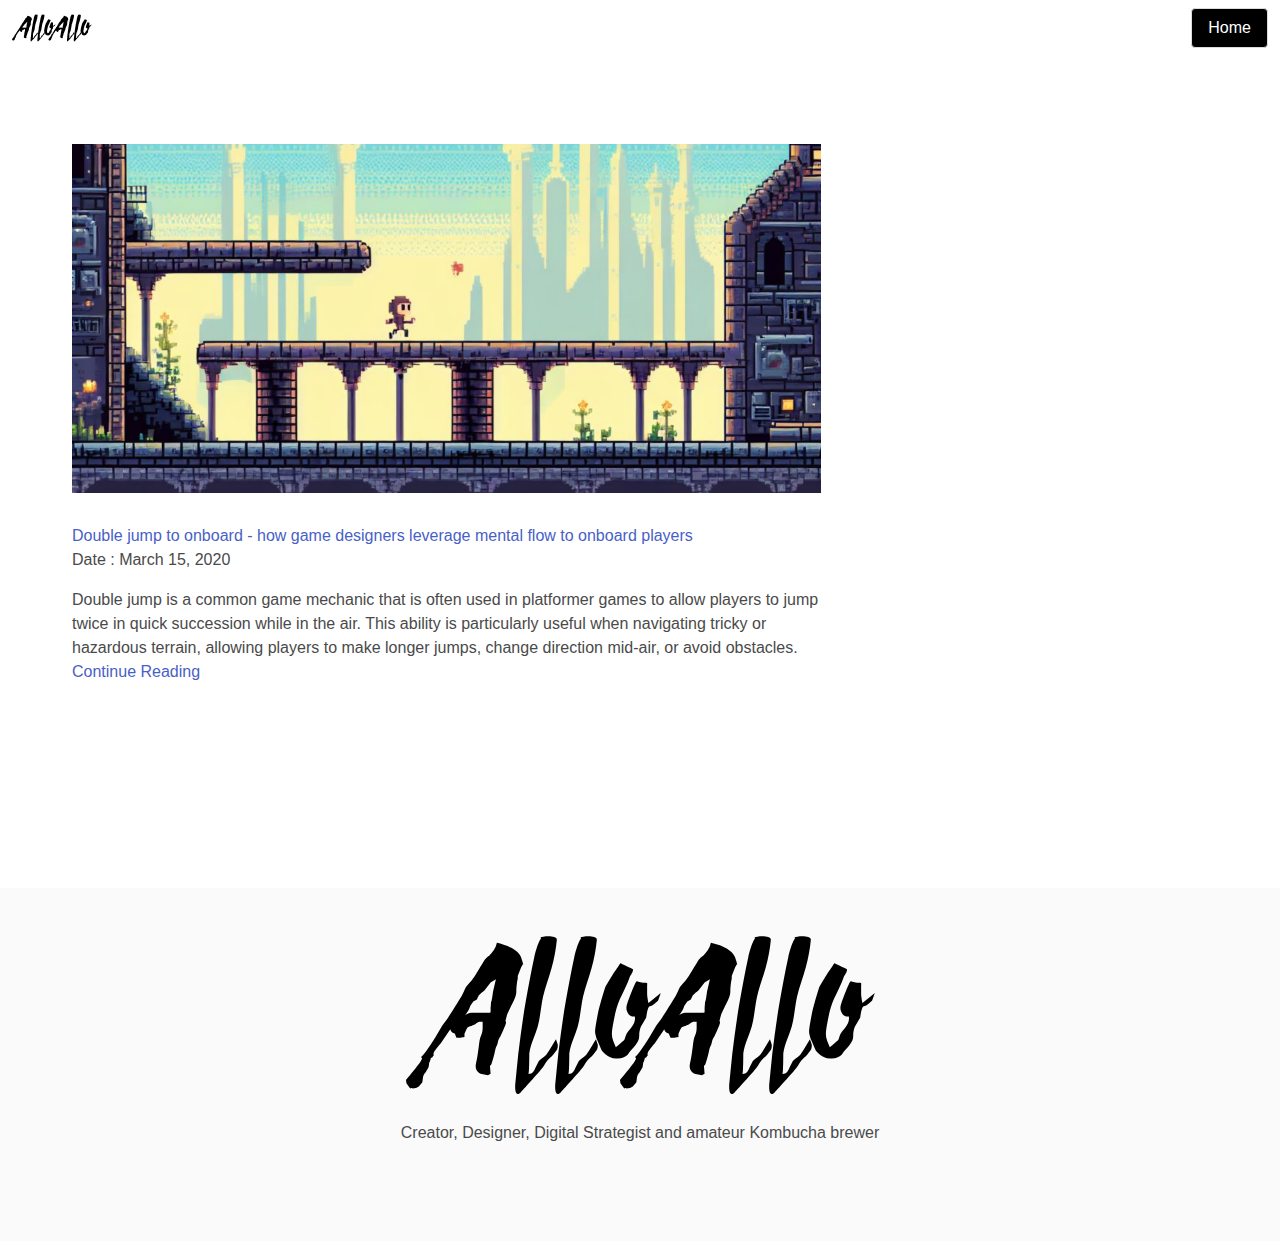
<file: blog.html>
<!DOCTYPE html>

<html>

<head>

<meta charset="utf-8">

<meta name="viewport" content="width=device-width, initial-scale=1">

<title>Hello Alexander</title>

<link rel="stylesheet" href="/css/layout.css">

<link rel="stylesheet" href="/css/bulma.css">

<link rel="icon" href="https:"/img/favicon.png">

<meta property="og:image" content="/img/og-image.png"/>

<link rel="stylesheet" href="https://use.fontawesome.com/releases/v5.8.1/css/all.css" integrity="" crossorigin="anonymous">

</head>


<nav class="navbar is-transparent is-fixed-top">

<div class="navbar-brand">

<a class="navbar-item" href="http://alloalloallo.com/">

<img src="/img/logo.png" alt="">

</a>



</div>



<div class="navbar-end is-hidden-mobile">


<div class="navbar-item">

<div class="field">

<p class="control">

<a class="button has-gradient-bg has-text-white contact-button" href="http://alloalloallo.com/">

<span>Home</span>

</a>

</p>

</div>

</div>


</div>

</div>

</nav>


<body>


<section class="section hello-section is-medium is-primary is-long">
	<div class="container">
		<div class="columns is-desktop is-multiline">
			<div class="column is-8-desktop">
				<article class="columns is-multiline is-justify-content-center mb-6">
<div class="column is-12">
<div class="post-slider">
	<img loading="lazy" src="img/post/post-1.png" class="" alt="post-thumb">
</div>
</div>
<div class="column is-12">
<h1><a class="" href="http://alloalloallo.com/blog/022023double-jump-to-onboard.html">Double jump to onboard - how game designers leverage mental flow to onboard players</a></h1>
<ul class="list-inline post-meta mb-4">
<li class="list-inline-item">Date : March 15, 2020</li>
</li>
</ul>
<p>
Double jump is a common game mechanic that is often used in platformer games to allow players to jump twice in quick succession while in the air. This ability is particularly useful when navigating tricky or hazardous terrain, allowing players to make longer jumps, change direction mid-air, or avoid obstacles.
</p> <a href="http://alloalloallo.com/blog/022023double-jump-to-onboard.html" class="btn btn-outline-primary">Continue Reading</a>
</div>
</article>


</section>


</body>



<footer class="footer has-gradient-bg">

<div class="content has-text-centered">

<img class="alo footer-logo" src="/img/aloalo.svg">

<p>

Creator, Designer, Digital Strategist and amateur Kombucha brewer

</p>

</div>

</footer>



<script>

document.addEventListener('DOMContentLoaded', () => {



// Get all "navbar-burger" elements

const $navbarBurgers = Array.prototype.slice.call(document.querySelectorAll('.navbar-burger'), 0);



// Check if there are any navbar burgers

if ($navbarBurgers.length > 0) {



// Add a click event on each of them

$navbarBurgers.forEach( el => {

el.addEventListener('click', () => {



// Get the target from the "data-target" attribute

const target = el.dataset.target;

const $target = document.getElementById(target);



// Toggle the "is-active" class on both the "navbar-burger" and the "navbar-menu"

el.classList.toggle('is-active');

$target.classList.toggle('is-active');



});

});

}



});

</script>



</html>
</file>
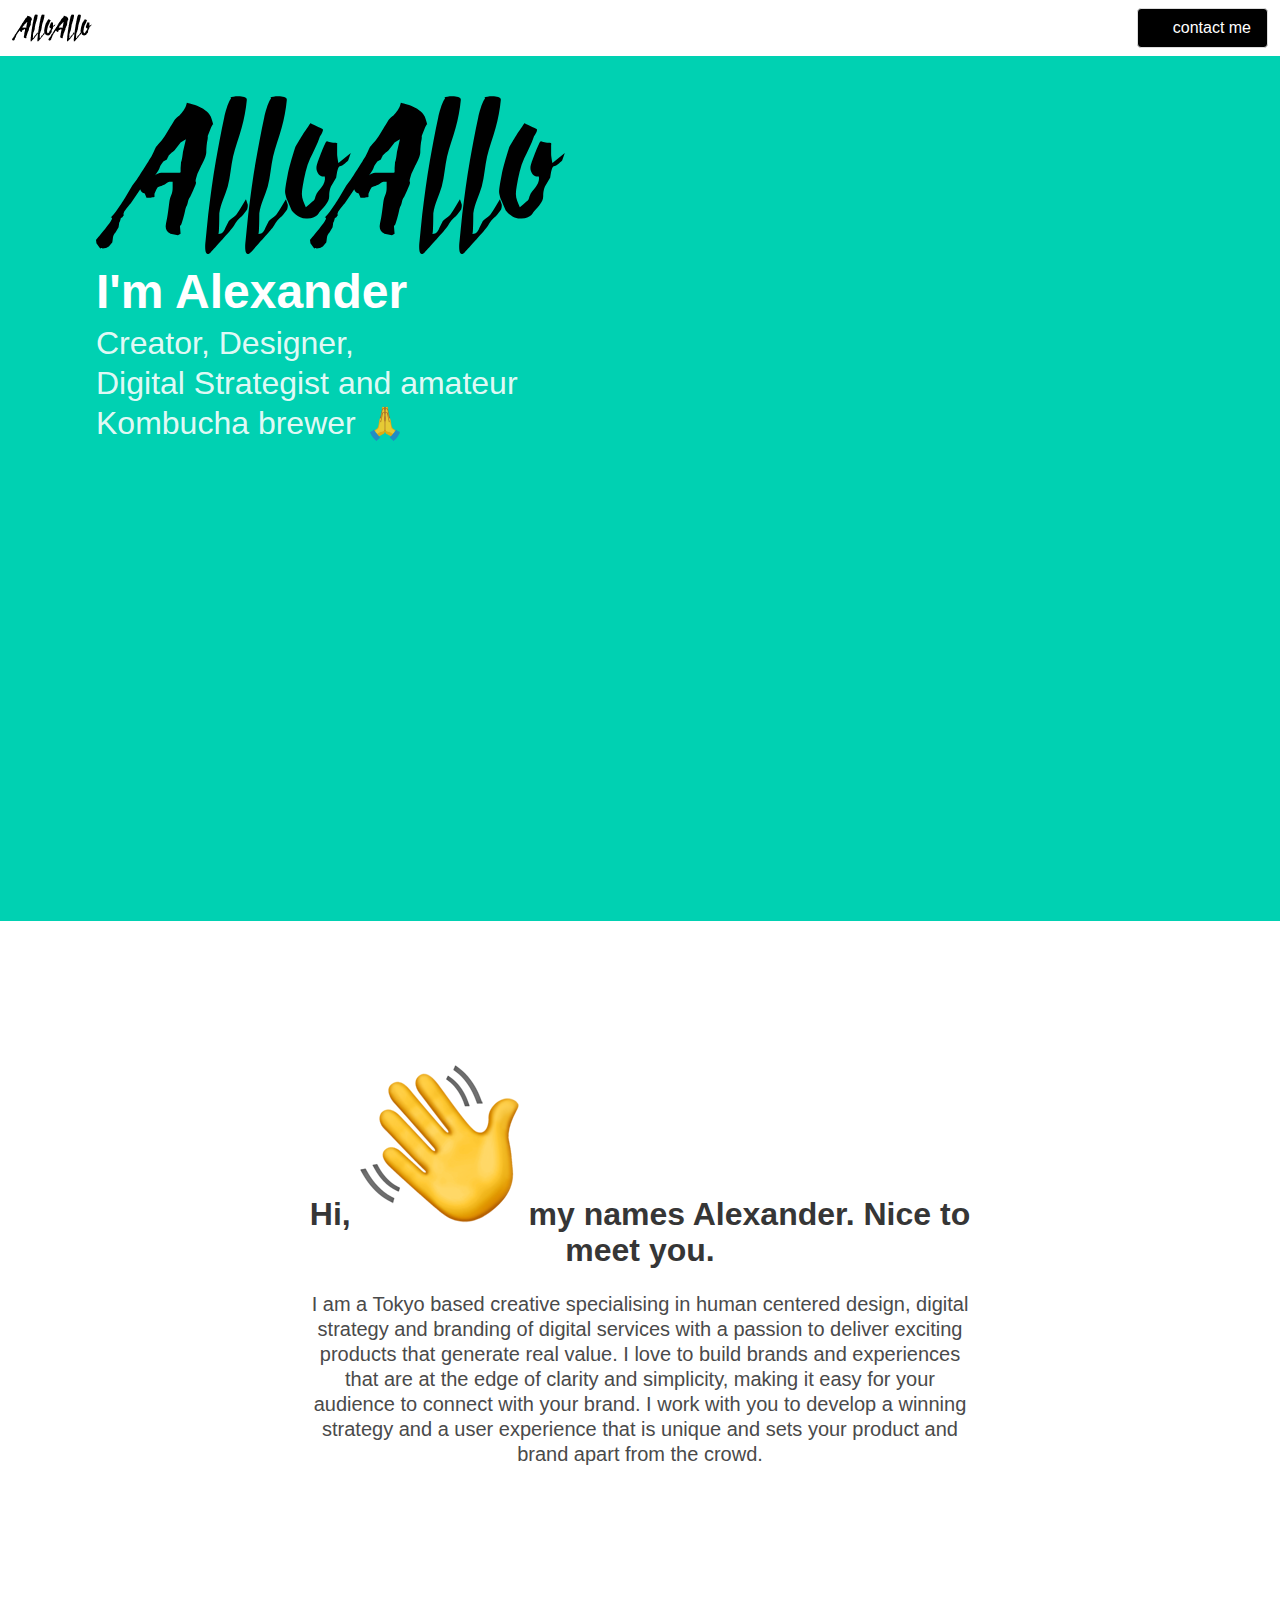
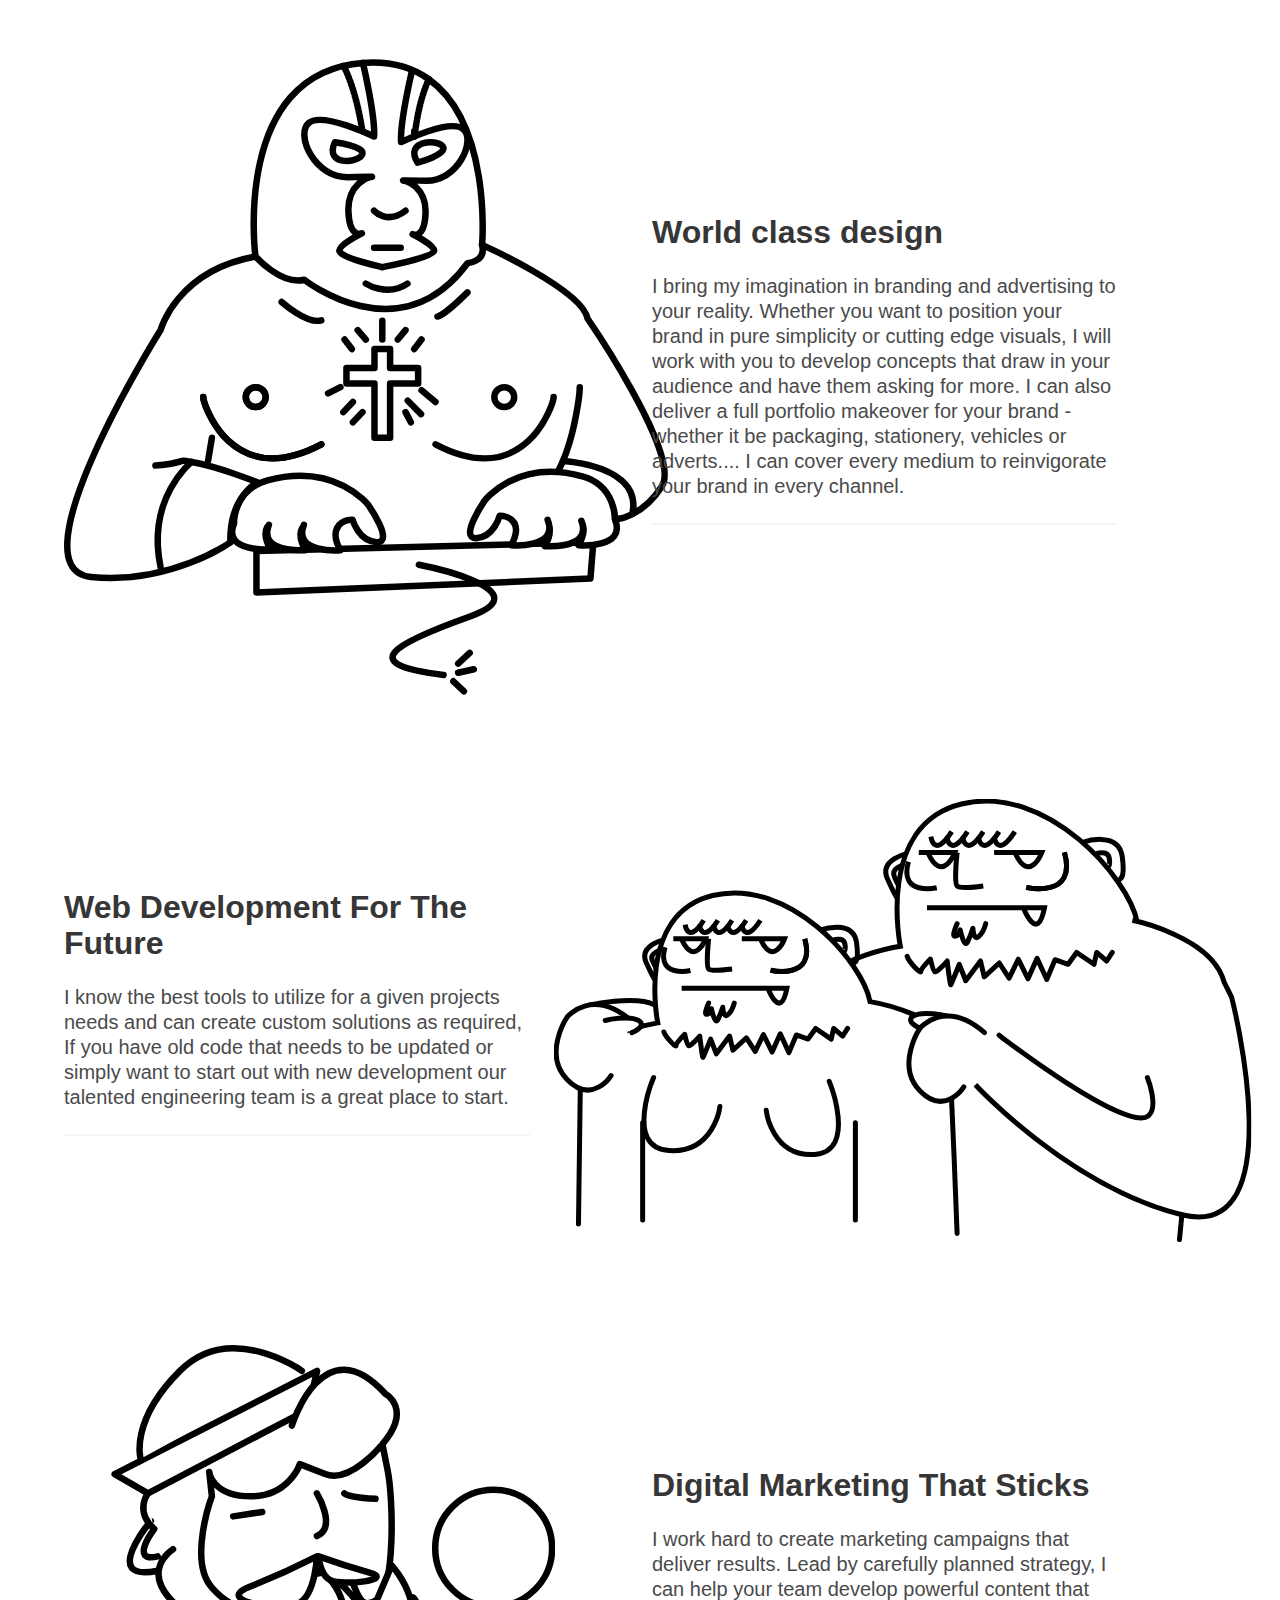
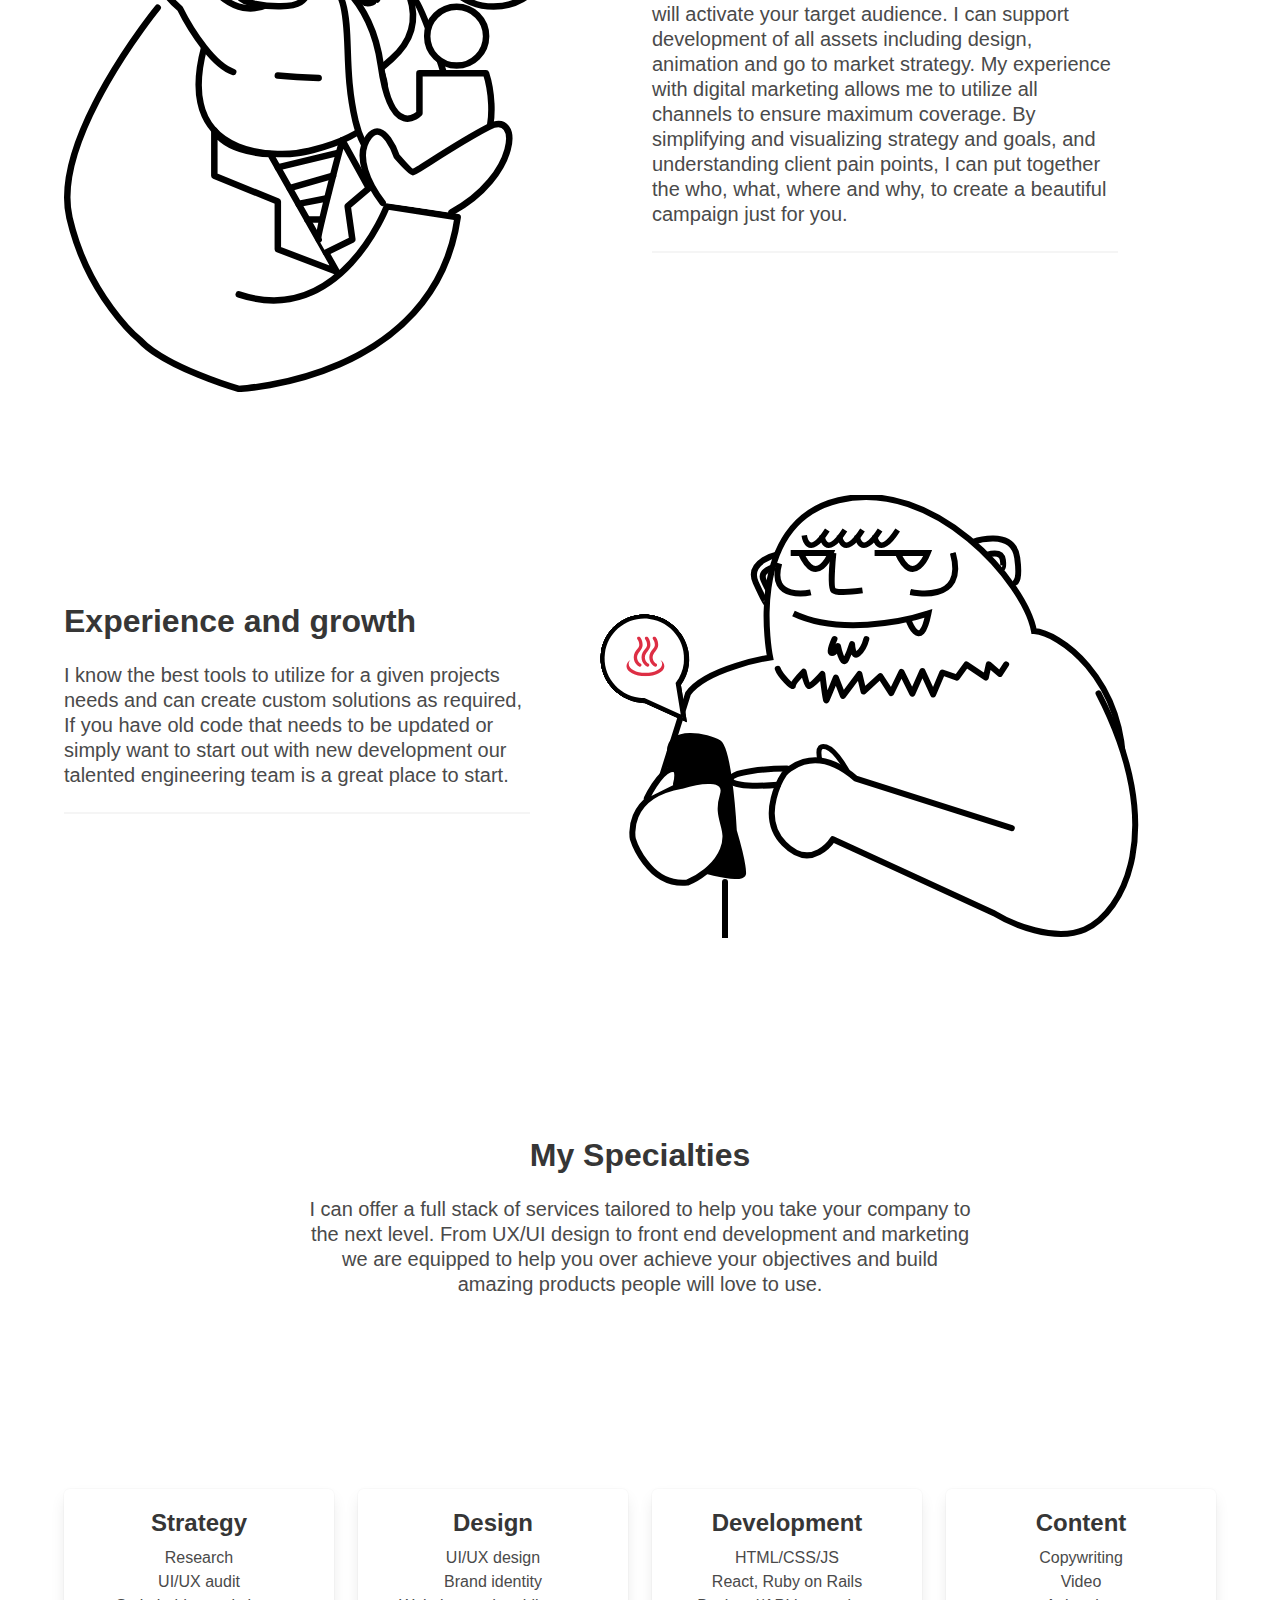
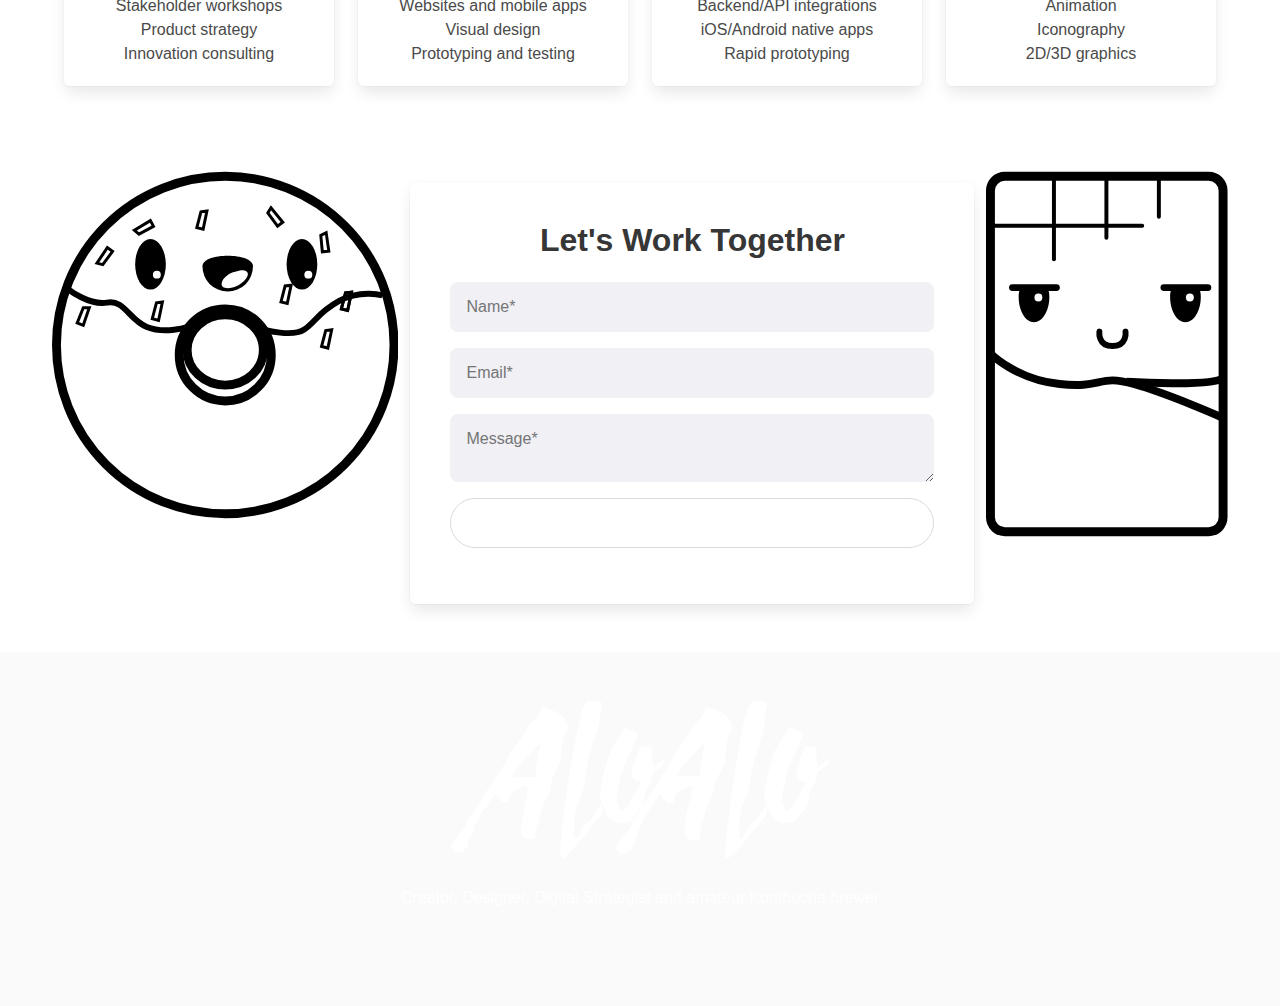
<file: coming-soon.html>
<!DOCTYPE html>
<html>
  <head>
	<!-- Global site tag (gtag.js) - Google Analytics -->
	<script async src="https://www.googletagmanager.com/gtag/js?id=UA-52163041-5"></script>
	<script>
	window.dataLayer = window.dataLayer || [];
	function gtag(){dataLayer.push(arguments);}
	gtag('js', new Date());

	gtag('config', 'UA-52163041-5');
	</script>

    <meta charset="utf-8">
    <meta name="viewport" content="width=device-width, initial-scale=1">
		<title>Hello Alexander</title>
		<link rel="stylesheet" href="css/layout.css">
		<link rel="stylesheet" href="css/bulma.css">
		<link rel=icon href=img/favicon.png>
    <link rel="stylesheet" href="https://use.fontawesome.com/releases/v5.8.1/css/all.css" integrity="sha384-50oBUHEmvpQ+1lW4y57PTFmhCaXp0ML5d60M1M7uH2+nqUivzIebhndOJK28anvf" crossorigin="anonymous">
	</head>
	
	<nav class="navbar is-transparent is-fixed-top">
			<div class="navbar-brand">
				<a class="navbar-item" href="http://hellobianca.jp">
					<img src="img/logo.png" alt="">
				</a>
				
			</div>

				<div class="navbar-end is-hidden-mobile">
						<div class="navbar-item">
							<div class="field">
								<p class="control">
									<a class="button has-gradient-bg has-text-white contact-button" href="#contact">
										<span class="icon">
											<i class="fas fa-envelope"></i>
										</span>
										<span>contact me</span>
									</a>
								</p>
							</div>
						</div>
					</div>
			</div>
		</nav>
  
  <body>

	<!--Page hero-->
	<section class="hero section  is-fullheight is-primary">
		<div class="hero-body">
				<div class="columns">
					<div class="column hero-container is-spaced">
					<h1 class="title hero-title is-size-1-mobile is-size-1-desktop">
							<img class="alo" src="img/aloalo.svg">
							<br /> 
							<span class="white-text">I'm Alexander</span>
					</h1>
					<h2 class="subtitle hero-subtitle is-size-1-mobile is-size-3-desktop">
							Creator, Designer,<br /> Digital Strategist and amateur Kombucha brewer 🙏
					</h2>
					</div>
					<div class="column bucha is-spaced is-size-3-desktop is-hidden-mobile">
						<svg xmlns="http://www.w3.org/2000/svg" width="562.163" height="716.326" viewBox="0 0 562.163 716.326">
						<g transform="translate(-162.76 -79.484)">
							<path id="Path_1" data-name="Path 1" d="M426.65,637.56H309.719c-77.241,0-139.858-68.478-139.858-152.953l24.883-365.05" transform="translate(19.275 155.75)" fill="none" stroke="#fff" stroke-linejoin="round" stroke-width="5"/>
							<path id="Path_2" data-name="Path 2" d="M218.243,105.953s-58.435,78.048-52.626,81,55.764-16.7,79-13.162,44.275,16.537,58.213,14.155,62.607-16.743,85.843-17.18c0,0,49.173,18.425,65.057,18.79,28.186.653,77.837-13.918,92.939-15.765s44.146,14.5,68.54,16.866,46.472-18.142,70.865-18.142c17.643,0,42.773,30.985,34.854-1.178-1.163-4.718-50.274-65.381-50.274-65.381" transform="translate(0 99.358)" fill="none" stroke="#fff" stroke-linejoin="round" stroke-width="5"/>
							<path id="Path_3" data-name="Path 3" d="M393.827,147.586c-119.344,0-216.1-14.69-216.1-32.8s96.751-32.8,216.1-32.8" transform="translate(51.902 0)" fill="none" stroke="#fff" stroke-linejoin="round" stroke-width="5"/>
							<path id="Path_4" data-name="Path 4" d="M189.732,103.314c0-10.337,64.5-18.718,144.062-18.718" transform="translate(101.645 10.827)" fill="none" stroke="#fff" stroke-linecap="round" stroke-linejoin="round" stroke-width="5"/>
							<path id="Path_5" data-name="Path 5" d="M216.732,106.947c79.561,0,144.062-8.382,144.062-18.713" transform="translate(213.567 25.908)" fill="none" stroke="#fff" stroke-linecap="round" stroke-linejoin="round" stroke-width="5"/>
							<path id="Path_6" data-name="Path 6" d="M404.192,185.959c-125.637,0-227.487-14.685-227.487-32.8,0,0-7.512-51.391,11.392-64.8" transform="translate(41.538 26.426)" fill="none" stroke="#fff" stroke-linejoin="round" stroke-width="5"/>
							<path id="Path_7" data-name="Path 7" d="M219.231,147.586c119.349,0,216.1-14.69,216.1-32.8s-96.751-32.8-216.1-32.8" transform="translate(223.926 0)" fill="none" stroke="#fff" stroke-linejoin="round" stroke-width="5"/>
							<path id="Path_8" data-name="Path 8" d="M178.967,243.572c0-21.312,68.1-38.589,209.937-38.589" transform="translate(57.022 509.862)" fill="none" stroke="#fff" stroke-linejoin="round" stroke-width="5"/>
							<path id="Path_9" data-name="Path 9" d="M219.3,204.983" transform="translate(224.212 509.862)" fill="none" stroke="#fff" stroke-linejoin="round" stroke-width="5"/>
							<path id="Path_10" data-name="Path 10" d="M219.231,207.483" transform="translate(223.926 520.225)" fill="none" stroke="#fff" stroke-linejoin="round" stroke-width="5"/>
							<path id="Path_11" data-name="Path 11" d="M219.861,637.56H336.792c77.241,0,139.858-68.478,139.858-152.953l-24.883-365.05" transform="translate(226.538 155.75)" fill="none" stroke="#fff" stroke-linejoin="round" stroke-width="5"/>
							<path id="Path_12" data-name="Path 12" d="M429.8,243.572c0-21.312-68.108-38.589-209.937-38.589" transform="translate(226.538 509.862)" fill="none" stroke="#fff" stroke-linejoin="round" stroke-width="5"/>
							<path id="Path_13" data-name="Path 13" d="M220.33,204.983" transform="translate(228.482 509.862)" fill="none" stroke="#fff" stroke-linejoin="round" stroke-width="5"/>
							<path id="Path_14" data-name="Path 14" d="M220.4,207.483" transform="translate(228.764 520.225)" fill="none" stroke="#fff" stroke-linejoin="round" stroke-width="5"/>
							<path id="Path_15" data-name="Path 15" d="M219.231,185.959c125.642,0,227.492-14.685,227.492-32.8,0,0,7.512-51.391-11.392-64.8" transform="translate(223.926 26.426)" fill="none" stroke="#fff" stroke-linejoin="round" stroke-width="5"/>
							<path id="Path_16" data-name="Path 16" d="M219.231,159.48c125.642,0,227.492-14.685,227.492-32.8,0,0,14.391-10.45,0-25.726" transform="translate(223.926 78.631)" fill="none" stroke="#fff" stroke-linejoin="round" stroke-width="5"/>
							<path id="Path_17" data-name="Path 17" d="M180.922,100.953s-15.091,13.98,0,25.726c14.293,11.129,101.85,32.8,227.487,32.8" transform="translate(37.321 78.631)" fill="none" stroke="#fff" stroke-linejoin="round" stroke-width="5"/>
							<line id="Line_1" data-name="Line 1" x1="18.866" y2="21.706" transform="translate(202.62 226.049)" fill="none" stroke="#fff" stroke-linecap="round" stroke-linejoin="round" stroke-width="5"/>
							<line id="Line_2" data-name="Line 2" x1="18.866" y2="21.706" transform="translate(212.053 227.258)" fill="none" stroke="#fff" stroke-linecap="round" stroke-linejoin="round" stroke-width="5"/>
							<line id="Line_3" data-name="Line 3" x1="18.866" y2="21.706" transform="translate(224.813 226.049)" fill="none" stroke="#fff" stroke-linecap="round" stroke-linejoin="round" stroke-width="5"/>
							<line id="Line_4" data-name="Line 4" x2="18.866" y2="21.706" transform="translate(672.45 231.194)" fill="none" stroke="#fff" stroke-linecap="round" stroke-linejoin="round" stroke-width="5"/>
							<line id="Line_5" data-name="Line 5" x2="18.866" y2="21.706" transform="translate(663.017 232.404)" fill="none" stroke="#fff" stroke-linecap="round" stroke-linejoin="round" stroke-width="5"/>
							<line id="Line_6" data-name="Line 6" x2="18.866" y2="21.706" transform="translate(650.256 231.194)" fill="none" stroke="#fff" stroke-linecap="round" stroke-linejoin="round" stroke-width="5"/>
							<path id="Path_18" data-name="Path 18" d="M178.443,92.984s-1.286,23.154,0,32.158" transform="translate(52.478 45.598)" fill="none" stroke="#fff" stroke-linecap="round" stroke-linejoin="round" stroke-width="5"/>
							<path id="Path_19" data-name="Path 19" d="M180.05,93.984s-1.286,23.154,0,32.158" transform="translate(59.139 49.743)" fill="none" stroke="#fff" stroke-linecap="round" stroke-linejoin="round" stroke-width="5"/>
							<path id="Path_20" data-name="Path 20" d="M181.657,94.984s-1.286,23.154,0,32.158" transform="translate(65.801 53.888)" fill="none" stroke="#fff" stroke-linecap="round" stroke-linejoin="round" stroke-width="5"/>
							<path id="Path_21" data-name="Path 21" d="M261.085,92.984s1.286,23.154,0,32.158" transform="translate(397.422 45.598)" fill="none" stroke="#fff" stroke-linecap="round" stroke-linejoin="round" stroke-width="5"/>
							<path id="Path_22" data-name="Path 22" d="M259.478,93.984s1.286,23.154,0,32.158" transform="translate(390.76 49.743)" fill="none" stroke="#fff" stroke-linecap="round" stroke-linejoin="round" stroke-width="5"/>
							<path id="Path_23" data-name="Path 23" d="M257.87,94.984s1.286,23.154,0,32.158" transform="translate(384.095 53.888)" fill="none" stroke="#fff" stroke-linecap="round" stroke-linejoin="round" stroke-width="5"/>
							<path id="Path_24" data-name="Path 24" d="M174.315,140.842s30.871,3.092,62.6,7.383,98.614-9.1,108.9-7.383,83.183-2.763,99.473-3.524,89.188,7.512,113.2,4.085,75.265-8.654,85.653-7.61" transform="translate(37.738 214.2)" fill="none" stroke="#fff" stroke-linecap="round" stroke-linejoin="round" stroke-width="5"/>
							<path id="Path_25" data-name="Path 25" d="M174.315,139.991s42.021-13.167,73.747-8.881,115.768,2.49,126.059,4.2,84.9.571,101.192-.19,97.76-1.441,121.767-4.867,36.675,1.641,47.064,2.686" transform="translate(37.738 195.227)" fill="none" stroke="#fff" stroke-linecap="round" stroke-linejoin="round" stroke-width="5"/>
							<g id="bubble3">
							<circle id="Ellipse_1" data-name="Ellipse 1" cx="11.577" cy="11.577" r="11.577" transform="translate(619.384 388.981)" fill="none" stroke="#fff" stroke-linecap="round" stroke-linejoin="round" stroke-width="5"/>
							<circle id="Ellipse_2" data-name="Ellipse 2" cx="11.577" cy="11.577" r="11.577" transform="translate(232.102 544.342)" fill="none" stroke="#fff" stroke-linecap="round" stroke-linejoin="round" stroke-width="5"/>
							</g>
							<g id="bubble4">
							<circle id="Ellipse_3" data-name="Ellipse 3" cx="11.577" cy="11.577" r="11.577" transform="translate(239.19 373.835)" fill="none" stroke="#fff" stroke-linecap="round" stroke-linejoin="round" stroke-width="5"/>
							</g>
							<g id="bubble1">
							<circle id="Ellipse_4" data-name="Ellipse 4" cx="19.285" cy="19.285" r="19.285" transform="translate(250.772 441.556)" fill="none" stroke="#fff" stroke-linecap="round" stroke-linejoin="round" stroke-width="5"/>
							</g>
							<g id="bubble4-2" data-name="bubble4">
							<circle id="Ellipse_5" data-name="Ellipse 5" cx="11.577" cy="11.577" r="11.577" transform="translate(551.369 651.678)" fill="none" stroke="#fff" stroke-linecap="round" stroke-linejoin="round" stroke-width="5"/>
							</g>
							<g id="bubble2">
							<circle id="Ellipse_6" data-name="Ellipse 6" cx="22.309" cy="22.309" r="22.309" transform="translate(606.416 594.504)" fill="none" stroke="#fff" stroke-linecap="round" stroke-linejoin="round" stroke-width="5"/>
							</g>
							<g id="scoby" data-name="scoby" transform="translate(93.893 122.598)">
							<path id="Path_26" data-name="Path 26" d="M401.025,388.48C417.107,430.67,423.876,577.3,423.876,577.3c13.539-18.612-1.7-175.157-3.388-181.082s-7.615-7.615-7.615-7.615l2.536-17.772s11,6.77,14.385,14.385S437.416,555.3,437.416,555.3s4.227-48.232,4.227-72.774,1.691-64.308,1.691-71.923,0-21.154,1.7-29.615,9.306,10.151,9.306,10.151c-4.233,16.076-4.233,150.621-5.079,115.083s23.7-122.7,27.924-129.467,38.927-32.157,49.084-36.384,19.457-34.693,14.586-44.005-6.971-18.618-1.892-27.924-.851-16.076-8.868-24.542-46.14-22-51.212-22.845-28.775-5.079-48.233-16.921-81.235,2.536-88.808,11.842-46.583.851-57.42,2.542-2.7-10.157-29.289-3.388S206.044,254.9,206.044,254.9s-29.053,42.988-17.772,45.241S206.943,318.2,206.943,318.2s12.179,16.921,15.372,14.662-22.644,10.157-15.372,18.056,18.949,34.5,15.372,37.561,1.833,75.263,1.833,75.263,6.545-57.544,9.028-69.954,4.647,151.189,6.385,157.959,9.749-141.5,14.769-163.268,0,122.65,0,122.65l17.163-94.774L272.918,577.3s15.975-146.276,15.875-153.045c0,0,1.49-9.028,11.972-9.028s10.885,11.281,16.33,9.028,5.818,112.824,5.818,112.824L335.8,426.508,346.425,554,353.3,388.48l10.624,52.7v-52.7S380.4,417.486,377.979,473.9l5.747-85.415,7.443,199.368Z" transform="translate(0 0)" fill="none" stroke="#fff" stroke-linejoin="round" stroke-width="5"/>
							<path id="Path_27" data-name="Path 27" d="M251.538,205.492s-26.268,2.424-25.062,8.461,51.75,8.466,38.406,0Z" transform="translate(200.251 28.654)" fill="none" stroke="#fff" stroke-linejoin="round" stroke-width="5"/>
							<path id="Path_28" data-name="Path 28" d="M207.388,204.737s26.239,1.413,25.033,4.931-51.7,4.931-38.365,0Z" transform="translate(30.192 24.945)" fill="none" stroke="#fff" stroke-linejoin="round" stroke-width="5"/>
							<circle id="Ellipse_7" data-name="Ellipse 7" cx="3.617" cy="3.617" r="3.617" transform="translate(317.092 550.619)" fill="none" stroke="#fff" stroke-linejoin="round" stroke-width="5"/>
							<circle id="Ellipse_8" data-name="Ellipse 8" cx="3.617" cy="3.617" r="3.617" transform="translate(294.717 435.458)" fill="none" stroke="#fff" stroke-linejoin="round" stroke-width="5"/>
							<circle id="Ellipse_9" data-name="Ellipse 9" cx="3.617" cy="3.617" r="3.617" transform="translate(250.715 516.692)" fill="none" stroke="#fff" stroke-linejoin="round" stroke-width="5"/>
							<circle id="Ellipse_10" data-name="Ellipse 10" cx="3.617" cy="3.617" r="3.617" transform="translate(189.304 322.479)" fill="none" stroke="#fff" stroke-linejoin="round" stroke-width="5"/>
							<circle id="Ellipse_11" data-name="Ellipse 11" cx="9.982" cy="9.982" r="9.982" transform="translate(454.015 339.979)" fill="none" stroke="#fff" stroke-linejoin="round" stroke-width="5"/>
							<line id="Line_7" data-name="Line 7" x2="82.207" transform="translate(281.72 311.429)" fill="none" stroke="#fff" stroke-linecap="round" stroke-linejoin="round" stroke-width="5"/>
							<path id="Path_29" data-name="Path 29" d="M217.764,232.75s10.778-5.64,9.59-14.662" transform="translate(157.655 90.524)" fill="none" stroke="#fff" stroke-linecap="round" stroke-linejoin="round" stroke-width="5"/>
							<path id="Path_30" data-name="Path 30" d="M199.264,215.163s17.583-11.281,35.911,0" transform="translate(66.778 51.53)" fill="none" stroke="#fff" stroke-linecap="round" stroke-linejoin="round" stroke-width="5"/>
							<path id="Path_31" data-name="Path 31" d="M212.409,215.163s17.583-11.281,35.911,0" transform="translate(131.35 51.53)" fill="none" stroke="#fff" stroke-linecap="round" stroke-linejoin="round" stroke-width="5"/>
							<path id="Path_32" data-name="Path 32" d="M213.613,220.907s-2.708,28.438,0,25.73,4.659-25.169,6.563-21.219-.609,39.488,1.774,41.179,3.849-27.179,4.807-30.229,4.2,8.3,5.966,7.42,2.329-25.7,2.329-25.7" transform="translate(131.352 90.524)" fill="#fff"/>
							<circle id="Ellipse_12" data-name="Ellipse 12" cx="11.509" cy="11.509" r="11.509" transform="translate(232.196 285.253)" fill="#fff"/>
							<circle id="Ellipse_13" data-name="Ellipse 13" cx="22.722" cy="22.722" r="22.722" transform="translate(401.512 270.935)" fill="#fff"/>
							</g>
						</g>
						</svg>
					</div>
				</div>
			</div>
	</section>
	

	<section class="section hello-section is-medium is-primary has-text-centered is-long">
		<div class="container">
			<div class="columns is-centered">
				<div class="column is-three-fifths">
					<h1 class="title is-spaced is-size-3-desktop is-size-4-mobile">Hi, <img src="img/waving-hand.png" class="hand"></img> my names Alexander. Nice to meet you.</h1>
					<h2 class="subtitle is-size-5-desktop">I am a Tokyo based creative specialising in human centered design, digital strategy and branding of digital services with a passion to deliver exciting products that generate real value. I love to build brands and experiences that are at the edge of clarity and simplicity, making it easy for your audience to connect with your brand. I work with you to develop a winning strategy and a user experience that is unique and sets your product and brand apart from the crowd.
					</h2>
				</div>
			</div>
		</div>
	</section>


<!--Section start-->
<section class="section is-small">
		<div class="container">
			<div class="columns is-vcentered">
				<!--Right side start-->
				<div class="column is-flex is-6">
						<div class="section-media-left">
							<svg xmlns="http://www.w3.org/2000/svg" width="629.032" height="636.88" viewBox="0 0 629.032 636.88">
								<g id="Group_2" data-name="Group 2" transform="translate(-37.725 -61.018)">
									<path id="Path_157" data-name="Path 157" d="M166.434,64.662s12.584,53.242,11.134,73.571c0,0-51.792-25.168-65.344-13.552s5.81,55.177,39.69,54.21,21.3.014,21.3.014-22.265,5.8-21.3,33.866,13.552,22.264,13.552,22.264-22.155,10.648-22.693,17.426S185.8,268.92,185.8,268.92" transform="translate(170.219 0.266)" fill="none" stroke="#000" stroke-linecap="round" stroke-linejoin="round" stroke-width="6.5"/>
									<path id="Path_158" data-name="Path 158" d="M159.256,67.227s-11.985,50.707-10.6,70.065c0,0,49.321-23.97,62.228-12.906s-5.53,52.551-37.8,51.629-20.279.014-20.279.014,21.2,5.516,20.279,32.25-12.906,21.2-12.906,21.2,21.1,10.141,21.612,16.593-51.941,16.316-51.941,16.316" transform="translate(226.166 6.793)" fill="none" stroke="#000" stroke-linecap="round" stroke-linejoin="round" stroke-width="6.5"/>
									<line id="Line_6" data-name="Line 6" x1="26.621" transform="translate(347.787 249.824)" fill="none" stroke="#000" stroke-linecap="round" stroke-linejoin="round" stroke-width="6.5"/>
									<path id="Path_159" data-name="Path 159" d="M127.528,106.372s13.155,14.232,31.46,0" transform="translate(220.259 106.407)" fill="none" stroke="#000" stroke-linecap="round" stroke-linejoin="round" stroke-width="6.5"/>
									<g id="left-eye">
										<path id="Path_160" data-name="Path 160" d="M117.981,87.056s31.945,3.894,27.1,12.658S107.333,110.426,117.981,87.056Z" transform="translate(190.601 57.198)" fill="none" stroke="#000" stroke-linecap="round" stroke-linejoin="round" stroke-width="6.5"/>
									</g>
									<g id="right-eye">
										<path id="Path_161" data-name="Path 161" d="M142.266,107.46S173.314,99,167.26,91.08,128.364,86.014,142.266,107.46Z" transform="translate(249.115 57.213)" fill="none" stroke="#000" stroke-linecap="round" stroke-linejoin="round" stroke-width="6.5"/>
									</g>
									<path id="Path_162" data-name="Path 162" d="M217.512,108.157" transform="translate(449.245 110.949)" fill="none" stroke="#000" stroke-linecap="round" stroke-linejoin="round" stroke-width="6.5"/>
									<path id="Path_163" data-name="Path 163" d="M94.074,127.623s26.128,29.039,48.882,23.232c0,0,95.357,75.506,163.118-16.458,0,0,19.361-1.935,14.523-18.394" transform="translate(135.128 130.915)" fill="none" stroke="#000" stroke-linecap="round" stroke-linejoin="round" stroke-width="6.5"/>
									<path id="Path_164" data-name="Path 164" d="M118.856,65.5c.174-.06,11.893,19.652,19.138,65.468" transform="translate(198.191 2.393)" fill="none" stroke="#000" stroke-linecap="round" stroke-linejoin="round" stroke-width="6.5" stroke-dasharray="2"/>
									<path id="Path_165" data-name="Path 165" d="M138.867,121.354c.138,20.372.174-21.2,14.6-52.079" transform="translate(249.114 12.005)" fill="none" stroke="#000" stroke-linecap="round" stroke-linejoin="round" stroke-width="6.5" stroke-dasharray="2"/>
									<path id="Path_166" data-name="Path 166" d="M101.448,132.116s25.168,22.265,39.687,18.394" transform="translate(153.893 171.919)" fill="none" stroke="#000" stroke-linecap="round" stroke-linejoin="round" stroke-width="6.5"/>
									<path id="Path_167" data-name="Path 167" d="M175.425,129.385s-22.264,22.265-30.01,24.2" transform="translate(265.777 164.969)" fill="none" stroke="#000" stroke-linecap="round" stroke-linejoin="round" stroke-width="6.5"/>
									<circle id="Ellipse_15" data-name="Ellipse 15" cx="9.922" cy="9.922" r="9.922" transform="translate(219.522 389.222)" fill="none" stroke="#000" stroke-linecap="round" stroke-linejoin="round" stroke-width="6.5"/>
									<circle id="Ellipse_16" data-name="Ellipse 16" cx="9.922" cy="9.922" r="9.922" transform="translate(219.522 389.222)" fill="none" stroke="#000" stroke-linecap="round" stroke-linejoin="round" stroke-width="6.5"/>
									<circle id="Ellipse_17" data-name="Ellipse 17" cx="9.922" cy="9.922" r="9.922" transform="translate(468.066 389.222)" fill="none" stroke="#000" stroke-linecap="round" stroke-linejoin="round" stroke-width="6.5"/>
									<path id="Path_168" data-name="Path 168" d="M79.327,158.947c0,6.536,28.074,94.627,118.1,47.191" transform="translate(97.601 240.197)" fill="none" stroke="#000" stroke-linecap="round" stroke-linejoin="round" stroke-width="6.5"/>
									<path id="Path_169" data-name="Path 169" d="M79.327,158.947c0,6.536,28.074,94.627,118.1,47.191" transform="translate(97.601 240.197)" fill="none" stroke="#000" stroke-linecap="round" stroke-linejoin="round" stroke-width="6.5"/>
									<path id="Path_170" data-name="Path 170" d="M262.973,158.947c0,6.536-28.074,94.627-118.1,47.191" transform="translate(264.388 240.197)" fill="none" stroke="#000" stroke-linecap="round" stroke-linejoin="round" stroke-width="6.5"/>
									<path id="Path_171" data-name="Path 171" d="M191.415,164.265H163.387V145.387H147.767v18.878H119.739v15.62h28.028v54.188h15.619V179.885h28.028Z" transform="translate(200.438 205.691)" fill="none" stroke="#000" stroke-linecap="round" stroke-linejoin="round" stroke-width="6.5"/>
									<line id="Line_7" data-name="Line 7" y1="9.532" x2="7.299" transform="translate(387.981 341.546)" fill="none" stroke="#000" stroke-linecap="round" stroke-linejoin="round" stroke-width="6.5"/>
									<line id="Line_8" data-name="Line 8" x1="7.299" y1="9.532" transform="translate(318.282 341.546)" fill="none" stroke="#000" stroke-linecap="round" stroke-linejoin="round" stroke-width="6.5"/>
									<line id="Line_9" data-name="Line 9" y1="10.164" x2="9.568" transform="translate(317.049 403.984)" fill="none" stroke="#000" stroke-linecap="round" stroke-linejoin="round" stroke-width="6.5"/>
									<line id="Line_10" data-name="Line 10" x1="13.283" y1="13.467" transform="translate(381.497 402.689)" fill="none" stroke="#000" stroke-linecap="round" stroke-linejoin="round" stroke-width="6.5"/>
									<line id="Line_11" data-name="Line 11" x1="5.324" y1="10.164" transform="translate(379.248 414.149)" fill="none" stroke="#000" stroke-linecap="round" stroke-linejoin="round" stroke-width="6.5"/>
									<line id="Line_12" data-name="Line 12" y1="10.164" x2="9.568" transform="translate(326.617 414.149)" fill="none" stroke="#000" stroke-linecap="round" stroke-linejoin="round" stroke-width="6.5"/>
									<line id="Line_13" data-name="Line 13" x2="8.157" y2="9.438" transform="translate(331.401 332.107)" fill="none" stroke="#000" stroke-linecap="round" stroke-linejoin="round" stroke-width="6.5"/>
									<line id="Line_14" data-name="Line 14" x1="7.744" y2="9.438" transform="translate(371.504 332.107)" fill="none" stroke="#000" stroke-linecap="round" stroke-linejoin="round" stroke-width="6.5"/>
									<line id="Line_15" data-name="Line 15" y2="18.667" transform="translate(356.015 322.879)" fill="none" stroke="#000" stroke-linecap="round" stroke-linejoin="round" stroke-width="6.5"/>
									<line id="Line_16" data-name="Line 16" y1="6.199" x2="12.343" transform="translate(301.805 389.222)" fill="none" stroke="#000" stroke-linecap="round" stroke-linejoin="round" stroke-width="6.5"/>
									<line id="Line_17" data-name="Line 17" x1="13.978" y1="11.663" transform="translate(395.28 392.321)" fill="none" stroke="#000" stroke-linecap="round" stroke-linejoin="round" stroke-width="6.5"/>
									<path id="Path_172" data-name="Path 172" d="M94.347,250V208.612L431.225,199.9l-2.9,36.3Z" transform="translate(135.823 344.41)" fill="none" stroke="#000" stroke-linecap="round" stroke-linejoin="round" stroke-width="6.5"/>
									<path id="Path_176" data-name="Path 176" d="M89.328,230.051S87.5,195.16,122.8,185.681c68.048-18.27,100.866,24.686,100.866,24.686s26.461,37.9,8.242,37.078-24.019-22.364-24.019-22.364-10.556-.83-15.632,8.281" transform="translate(118.46 296.714)" fill="none" stroke="#000" stroke-linecap="round" stroke-linejoin="round" stroke-width="6.5"/>
									<path id="Path_177" data-name="Path 177" d="M65.861,181.7c36.071-3.6,18.851-6.483,36.071-3.6,27.121,4.534,66.237,20.492,66.237,20.492s-28.308,12.63-27.468,59.8" transform="translate(63.333 285.928)" fill="none" stroke="#000" stroke-linecap="round" stroke-linejoin="round" stroke-width="6.5"/>
									<line id="Line_18" data-name="Line 18" x1="3.872" y2="23.319" transform="translate(181.768 439.763)" fill="none" stroke="#000" stroke-linecap="round" stroke-linejoin="round" stroke-width="6.5"/>
									<path id="Path_178" data-name="Path 178" d="M200.658,156.148c0,3.871-4.31,50.484-21.031,82.841" transform="translate(352.838 233.074)" fill="none" stroke="#000" stroke-linecap="round" stroke-linejoin="round" stroke-width="6.5"/>
									<path id="Path_179" data-name="Path 179" d="M204.034,544.311s-59.052,42.392-139.4,34.646,69.7-246.848,69.7-246.848,15.491-59.052,94.868-73.571c0,0-24.2-183.929,107.452-193.61,27.936-2.052,49.421,4.566,65.925,16.352,61.278,43.767,53.908,158.776,53.146,165.638,0,0,99.706,44.533,105.516,73.571,0,0,93.9,136.494,74.539,167.471s-44.937,32.994-44.937,32.994" transform="translate(0 0)" fill="none" stroke="#000" stroke-linecap="round" stroke-linejoin="round" stroke-width="6.5"/>
									<path id="Path_180" data-name="Path 180" d="M76.037,177.25" transform="translate(89.228 286.773)" fill="none" stroke="#000" stroke-linecap="round" stroke-linejoin="round" stroke-width="6.5"/>
									<path id="Path_181" data-name="Path 181" d="M180.8,176.984s79.8,3.449,69.633,52.888" transform="translate(355.82 286.096)" fill="none" stroke="#000" stroke-linecap="round" stroke-linejoin="round" stroke-width="6.5"/>
									<path id="Path_182" data-name="Path 182" d="M100.3,177.25S54.846,212.967,69.365,282.585" transform="translate(64.968 286.773)" fill="none" stroke="#000" stroke-linecap="round" stroke-linejoin="round" stroke-width="6.5"/>
									<path id="Path_183" data-name="Path 183" d="M125.207,126.927s21.559,13.8,41.633,0" transform="translate(214.353 158.714)" fill="none" stroke="#000" stroke-linecap="round" stroke-linejoin="round" stroke-width="6.5"/>
									<path id="Path_184" data-name="Path 184" d="M159.054,206.222s127.274,24.629,51.151,51.767-115.3,48.031-26.451,58.46" transform="translate(233.545 360.499)" fill="none" stroke="#000" stroke-linecap="round" stroke-linejoin="round" stroke-width="6.5"/>
									<g id="spark">
										<line id="Line_19" data-name="Line 19" y1="10.674" x2="11.53" transform="translate(431.891 654.877)" fill="none" stroke="#000" stroke-linecap="round" stroke-linejoin="round" stroke-width="6.5"/>
										<line id="Line_20" data-name="Line 20" y1="3.548" x2="15.66" transform="translate(431.891 671.254)" fill="none" stroke="#000" stroke-linecap="round" stroke-linejoin="round" stroke-width="6.5"/>
										<line id="Line_21" data-name="Line 21" x2="10.602" y2="9.962" transform="translate(427.054 683.341)" fill="none" stroke="#000" stroke-linecap="round" stroke-linejoin="round" stroke-width="6.5"/>
									</g>
									<g id="left-pinky">
										<path id="Path_186" data-name="Path 186" d="M132.395,201.843c-5.076,9.113,3.254,22.172,3.254,22.172s-48.084,3.506-36.49-25.483" transform="translate(108.477 327.233)" fill="#fff" stroke="#000" stroke-linecap="round" stroke-linejoin="round" stroke-width="6.5"/>
									</g>
									<g id="left-middle">
										<path id="Path_188" data-name="Path 188" d="M132.395,201.843c-5.076,9.113,3.254,22.172,3.254,22.172s-1.791.131-4.9.133c-11.437.01-40.946-2.222-31.588-25.616" transform="translate(143.477 328.233)" fill="#fff" stroke="#000" stroke-linecap="round" stroke-linejoin="round" stroke-width="6.5"/>
									</g>
									<g id="left-pointer">
										<path id="Path_189" data-name="Path 189" d="M132.395,201.843c-5.076,9.113,3.254,22.172,3.254,22.172s-48.084,3.506-36.49-25.483" transform="translate(178.477 328.233)" fill="#fff" stroke="#000" stroke-linecap="round" stroke-linejoin="round" stroke-width="6.5"/>
									</g>
									<path id="Path_190" data-name="Path 190" d="M234.2,230.051s1.782-34.891-32.556-44.369c-66.178-18.27-98.093,24.686-98.093,24.686s-25.734,37.9-8.015,37.078S118.9,225.081,118.9,225.081s10.266-.83,15.2,8.281" transform="translate(354.461 292.714)" fill="none" stroke="#000" stroke-linecap="round" stroke-linejoin="round" stroke-width="6.5"/>
									<g id="right-pinky">
										<path id="Path_191" data-name="Path 191" d="M100.609,201.843c5.076,9.113-3.254,22.172-3.254,22.172s48.084,3.506,36.49-25.483" transform="translate(454.97 323.233)" fill="#fff" stroke="#000" stroke-linecap="round" stroke-linejoin="round" stroke-width="6.5"/>
									</g>
									<g id="right-middle">
										<path id="right-middle-2" data-name="right-middle" d="M100.608,201.843c5.076,9.113-3.254,22.172-3.254,22.172s1.791.131,4.9.133c11.437.01,40.946-2.222,31.588-25.616" transform="translate(421.243 324.233)" fill="#fff" stroke="#000" stroke-linecap="round" stroke-linejoin="round" stroke-width="6.5"/>
									</g>
									<g id="right-pointer">
										<path id="Path_193" data-name="Path 193" d="M100.609,201.843c5.076,9.113-3.254,22.172-3.254,22.172s48.084,3.506,36.49-25.483" transform="translate(387.515 323.233)" fill="#fff" stroke="#000" stroke-linecap="round" stroke-linejoin="round" stroke-width="6.5"/>
									</g>
								</g>
							</svg>
							
						</div>
					</div>
				<!--Left side start-->
				<div class="column is-5 is-5-fullhd is-offset-1-fullhd">
					<div class="section-header">
						<h1 class="title is-spaced"> 
							World class design
						</h1>
						<p class="subtitle is-5"> 
								I bring my imagination in branding and advertising to your reality.  Whether you want to position your brand in pure simplicity or cutting edge visuals, I will work with you to develop concepts that draw in your audience and have them asking for more.
								I can also deliver a full portfolio makeover for your brand - whether it be packaging, stationery, vehicles or adverts.... I can cover every medium to reinvigorate your brand in every channel.
						</hp>
						<hr class="spacer is-1-6" />
					</div>
				</div>
			</div>
		</div>
	</section>

<!--Section start-->
<section class="section is-small">
		<div class="container">
			<div class="columns is-vcentered">
				<!--Left side start-->
				<div class="column is-5 is-5-fullhd is-offset-1-fullhd">
						<div class="section-header">
							<h1 class="title is-spaced"> 
								Web Development For The Future
							</h1>
							<p class="subtitle is-5"> 
									I know the best tools to utilize for a given projects needs and can create custom solutions as required,
									If you have old code that needs to be updated or simply want to start out with new development our talented engineering team is a great place to start. 
							</hp>
							<hr class="spacer is-1-6" />
						</div>
					</div>
				<!--Right side start-->
				<div class="column is-6 is-hidden-mobile">
						<div class="section-media-right">
								<svg width="698" height="443" viewBox="0 0 698 443" fill="none" xmlns="http://www.w3.org/2000/svg">
									<g id="monster 1" clip-path="url(#clip0)">
									<g id="monster">
									<g id="Path 1">
									<path d="M34.8 206.176C34.8 206.176 80.643 195.998 100.441 205.659Z" fill="white"/>
									<path d="M34.8 206.176C34.8 206.176 80.643 195.998 100.441 205.659" stroke="black" stroke-width="5" stroke-linecap="round" stroke-linejoin="round"/>
									</g>
									<path id="Path 2" d="M269.324 185.703C279.196 158.056 346.335 147.195 346.335 147.195C346.335 147.195 321.651 25.755 407.549 5.02198C493.447 -15.711 575.395 80.06 583.293 123.499" stroke="black" stroke-width="5" stroke-miterlimit="10"/>
									<path id="Path 3" d="M376.945 37.605C376.945 37.605 379.907 60.312 397.678 32.665" stroke="black" stroke-width="5" stroke-miterlimit="10"/>
									<path id="Path 4" d="M392.742 37.605C392.742 37.605 395.704 60.312 413.475 32.665" stroke="black" stroke-width="5" stroke-miterlimit="10"/>
									<path id="Path 5" d="M408.538 37.605C408.538 37.605 411.5 60.312 429.271 32.665" stroke="black" stroke-width="5" stroke-miterlimit="10"/>
									<path id="Path 6" d="M424.335 37.605C424.335 37.605 427.297 60.312 445.068 32.665" stroke="black" stroke-width="5" stroke-miterlimit="10"/>
									<path id="Path 7" d="M440.132 37.605C440.132 37.605 443.094 60.312 460.865 32.665" stroke="black" stroke-width="5" stroke-miterlimit="10"/>
									<g id="Path 8">
									<path d="M469.421 108.692C469.421 108.692 483.244 145.714 490.485 108.692H372.993" fill="white"/>
									<path d="M469.421 108.692C469.421 108.692 483.244 145.714 490.485 108.692H372.993" stroke="black" stroke-width="5" stroke-miterlimit="10"/>
									</g>
									<g id="Path 9">
									<path d="M429.272 86.969C429.272 86.969 406.317 90.18 403.106 86.969C399.895 83.758 403.106 53.402 403.106 53.402" fill="white"/>
									<path d="M429.272 86.969C429.272 86.969 406.317 90.18 403.106 86.969C399.895 83.758 403.106 53.402 403.106 53.402" stroke="black" stroke-width="5" stroke-miterlimit="10"/>
									</g>
									<g id="right-eye-monster">
									<g id="Path 10">
									<path d="M440.132 53.402H487.854C487.854 53.402 475.346 85.654 460.865 53.402" fill="white"/>
									<path d="M440.132 53.402H487.854C487.854 53.402 475.346 85.654 460.865 53.402" stroke="black" stroke-width="5" stroke-miterlimit="10"/>
									</g>
									</g>
									<g id="left-eye-monster">
									<g id="Path 11">
									<path d="M364.768 53.402H400.806C400.806 53.402 388.298 85.654 373.817 53.402" fill="white"/>
									<path d="M364.768 53.402H400.806C400.806 53.402 388.298 85.654 373.817 53.402" stroke="black" stroke-width="5" stroke-miterlimit="10"/>
									</g>
									</g>
									<g id="Path 12">
									<path d="M472.256 88.397C472.256 88.397 523.594 100.135 510.433 53.402Z" fill="white"/>
									<path d="M472.256 88.397C472.256 88.397 523.594 100.135 510.433 53.402" stroke="black" stroke-width="5" stroke-miterlimit="10"/>
									</g>
									<path id="Path 13" d="M472.256 88.397C472.256 88.397 523.594 100.135 510.433 53.402" stroke="black" stroke-width="5" stroke-miterlimit="10"/>
									<path id="Path 14" d="M382.787 88.733C382.787 88.733 344.652 97.451 354.429 62.741" stroke="black" stroke-width="5" stroke-miterlimit="10"/>
									<path id="Path 15" d="M353.485 54.333C353.485 54.333 324.634 60.721 333.377 79.82C342.12 98.919 342.608 98.186 342.608 98.186" stroke="black" stroke-width="5" stroke-miterlimit="10"/>
									<path id="Path 16" d="M349.707 66.047C349.707 66.047 336.359 69.001 340.407 77.835C344.455 86.669 344.673 86.329 344.673 86.329" stroke="black" stroke-width="5" stroke-miterlimit="10"/>
									<path id="Path 17" d="M528.145 43.501C528.145 43.501 564.608 30.431 568.258 57.726C571.908 85.021 563.487 79.982 563.487 79.982" stroke="black" stroke-width="5" stroke-miterlimit="10"/>
									<path id="Path 18" d="M541.931 54.896C541.931 54.896 554.131 50.523 555.353 59.658C556.575 68.793 553.753 67.105 553.753 67.105" stroke="black" stroke-width="5" stroke-miterlimit="10"/>
									<path id="Path 19" d="M403.107 124.671C403.107 124.671 397.348 137.179 400.807 137.179C404.266 137.179 406.235 130.927 406.235 130.927C406.235 130.927 410.186 149.686 413.476 143.104C415.636 138.642 417.451 134.021 418.904 129.281C418.904 129.281 419.404 141.789 424.337 137.837C429.27 133.885 431.743 124.672 431.743 124.672" stroke="black" stroke-width="5" stroke-linecap="round" stroke-linejoin="round"/>
									<path id="Path 20" d="M353.162 157.398C355.189 163.323 366.762 175.173 366.762 172.537C366.762 169.901 376.407 160.037 376.407 160.037C376.407 160.037 379.107 171.978 381.033 172.917C382.959 173.856 393.189 162.011 393.189 162.011C393.189 162.011 396.081 187.022 396.851 185.711C397.621 184.4 405.341 165.305 405.341 165.305L411.704 181.76L426.487 162.016L430.223 177.816L445.267 163.993L455.106 179.132L464.258 160.219L474.01 179.789L483.075 159.383L492.761 180.447L501.017 160.692L514.133 165.292L522.619 153.446L540.044 165.292L542.684 153.446L552.713 162.002L558.282 153.446" stroke="black" stroke-width="5" stroke-linecap="round" stroke-linejoin="round"/>
									<g id="Path 21">
									<path d="M398.265 258.344C400.917 216.779 316.02 202.629 316.02 202.629C308.945 163.72 235.546 77.937 158.609 96.511C81.672 115.085 103.779 223.855 103.779 223.855C103.779 223.855 43.645 233.582 34.8 258.344" fill="white"/>
									<path d="M398.265 258.344C400.917 216.779 316.02 202.629 316.02 202.629C308.945 163.72 235.546 77.937 158.609 96.511C81.672 115.085 103.779 223.855 103.779 223.855C103.779 223.855 43.645 233.582 34.8 258.344" stroke="black" stroke-width="5" stroke-miterlimit="10"/>
									</g>
									<path id="Path 22" d="M131.197 125.689C131.197 125.689 133.849 146.029 149.766 121.266" stroke="black" stroke-width="5" stroke-miterlimit="10"/>
									<path id="Path 23" d="M145.344 125.689C145.344 125.689 147.996 146.029 163.913 121.266" stroke="black" stroke-width="5" stroke-miterlimit="10"/>
									<path id="Path 24" d="M159.49 125.689C159.49 125.689 162.146 146.029 178.063 121.266" stroke="black" stroke-width="5" stroke-miterlimit="10"/>
									<path id="Path 25" d="M173.641 125.689C173.641 125.689 176.293 146.029 192.214 121.266" stroke="black" stroke-width="5" stroke-miterlimit="10"/>
									<path id="Path 26" d="M187.791 125.689C187.791 125.689 190.443 146.029 206.364 121.266" stroke="black" stroke-width="5" stroke-miterlimit="10"/>
									<g id="Path 27">
									<path d="M214.026 189.365C214.026 189.365 226.405 222.527 232.893 189.365H127.656" fill="white"/>
									<path d="M214.026 189.365C214.026 189.365 226.405 222.527 232.893 189.365H127.656" stroke="black" stroke-width="5" stroke-miterlimit="10"/>
									</g>
									<g id="Path 28">
									<path d="M178.064 169.91C178.064 169.91 157.505 172.786 154.629 169.91C151.753 167.034 154.629 139.843 154.629 139.843" fill="white"/>
									<path d="M178.064 169.91C178.064 169.91 157.505 172.786 154.629 169.91C151.753 167.034 154.629 139.843 154.629 139.843" stroke="black" stroke-width="5" stroke-miterlimit="10"/>
									</g>
									<g id="little-monster-eye-right">
									<g id="Path 29">
									<path d="M187.791 139.843H230.535C230.535 139.843 219.335 168.731 206.364 139.843" fill="white"/>
									<path d="M187.791 139.843H230.535C230.535 139.843 219.335 168.731 206.364 139.843" stroke="black" stroke-width="5" stroke-miterlimit="10"/>
									</g>
									</g>
									<g id="little-monster-eye-left">
									<g id="Path 30">
									<path d="M119.288 139.843H151.565C151.565 139.843 140.365 168.731 127.394 139.843" fill="white"/>
									<path d="M119.288 139.843H151.565C151.565 139.843 140.365 168.731 127.394 139.843" stroke="black" stroke-width="5" stroke-miterlimit="10"/>
									</g>
									</g>
									<g id="Path 31">
									<path d="M216.563 171.189C216.563 171.189 262.547 181.702 250.755 139.843Z" fill="white"/>
									<path d="M216.563 171.189C216.563 171.189 262.547 181.702 250.755 139.843" stroke="black" stroke-width="5" stroke-miterlimit="10"/>
									</g>
									<path id="Path 32" d="M216.563 171.189C216.563 171.189 262.547 181.702 250.755 139.843" stroke="black" stroke-width="5" stroke-miterlimit="10"/>
									<path id="Path 33" d="M136.423 171.491C136.423 171.491 102.268 179.298 111.023 148.209" stroke="black" stroke-width="5" stroke-miterlimit="10"/>
									<path id="Path 34" d="M110.186 140.679C110.186 140.679 84.343 146.401 92.176 163.51C100.009 180.619 100.443 179.961 100.443 179.961" stroke="black" stroke-width="5" stroke-miterlimit="10"/>
									<path id="Path 35" d="M106.795 151.167C106.795 151.167 94.846 153.815 98.466 161.726C102.086 169.637 102.289 169.335 102.289 169.335" stroke="black" stroke-width="5" stroke-miterlimit="10"/>
									<path id="Path 36" d="M266.627 130.977C266.627 130.977 299.284 119.277 302.553 143.72C305.822 168.163 298.279 163.65 298.279 163.65" stroke="black" stroke-width="5" stroke-miterlimit="10"/>
									<path id="Path 37" d="M278.969 141.183C278.969 141.183 289.9 137.265 290.993 145.445C292.086 153.625 289.566 152.115 289.566 152.115" stroke="black" stroke-width="5" stroke-miterlimit="10"/>
									<path id="Path 38" d="M154.628 204.111C154.628 204.111 149.469 215.311 152.563 215.311C155.657 215.311 157.429 209.711 157.429 209.711C157.429 209.711 160.967 226.511 163.912 220.617C165.849 216.62 167.476 212.48 168.778 208.233C168.778 208.233 169.221 219.433 173.64 215.9C178.059 212.367 180.273 204.111 180.273 204.111" stroke="black" stroke-width="5" stroke-linecap="round" stroke-linejoin="round"/>
									<path id="Path 39" d="M109.894 232.99C111.71 238.298 122.075 248.911 122.075 246.553C122.075 244.195 130.714 235.353 130.714 235.353C130.714 235.353 133.134 246.053 134.86 246.892C136.586 247.731 145.746 237.123 145.746 237.123C145.746 237.123 148.34 259.523 149.031 258.348C149.722 257.173 156.631 240.069 156.631 240.069L162.331 254.811L175.571 237.123L178.918 251.273L192.394 238.89L201.203 252.453L209.403 235.514L218.137 253.04L226.255 234.765L234.931 253.632L242.325 235.944L254.071 240.069L261.671 229.46L277.271 240.069L279.634 229.46L288.621 237.123L293.607 229.46" stroke="black" stroke-width="5" stroke-linecap="round" stroke-linejoin="round"/>
									<g id="right-hand">
									<g id="Path 40">
									<path d="M57.049 276.538C57.049 276.538 38.29 306.158 13.274 280.659C-11.742 255.16 13.274 217.881 13.274 217.881C13.274 217.881 38.289 187.681 77.782 222.234" fill="white"/>
									<path d="M57.049 276.538C57.049 276.538 38.29 306.158 13.274 280.659C-11.742 255.16 13.274 217.881 13.274 217.881C13.274 217.881 38.289 187.681 77.782 222.234" stroke="black" stroke-width="5" stroke-linecap="round" stroke-linejoin="round"/>
									</g>
									<g id="Path 41">
									<path d="M51.208 221.455C51.208 221.455 75.292 215.716 84.486 221.455C93.68 227.194 77.903 233.677 77.903 233.677" fill="white"/>
									<path d="M51.208 221.455C51.208 221.455 75.292 215.716 84.486 221.455C93.68 227.194 77.903 233.677 77.903 233.677" stroke="black" stroke-width="5" stroke-linecap="round" stroke-linejoin="round"/>
									</g>
									</g>
									<g id="Path 42">
									<path d="M99.613 278.511C99.613 278.511 69.713 348.501 114.934 351.542C160.155 354.583 165.924 307.42 165.924 307.42" fill="white"/>
									<path d="M99.613 278.511C99.613 278.511 69.713 348.501 114.934 351.542C160.155 354.583 165.924 307.42 165.924 307.42" stroke="black" stroke-width="5" stroke-linecap="round" stroke-linejoin="round"/>
									</g>
									<g id="Path 43">
									<path d="M275.253 282.392C275.253 282.392 303.678 352.382 260.689 355.427C217.7 358.472 212.218 311.301 212.218 311.301" fill="white"/>
									<path d="M275.253 282.392C275.253 282.392 303.678 352.382 260.689 355.427C217.7 358.472 212.218 311.301 212.218 311.301" stroke="black" stroke-width="5" stroke-linecap="round" stroke-linejoin="round"/>
									</g>
									<g id="Path 44">
									<path d="M397.02 287.589C397.872 297.896 403.106 434.433 403.106 434.433Z" fill="white"/>
									<path d="M397.02 287.589C397.872 297.896 403.106 434.433 403.106 434.433" stroke="black" stroke-width="5" stroke-linecap="round" stroke-linejoin="round"/>
									</g>
									<g id="Path 134">
									<path d="M26.274 291.013L24.467 425.124Z" fill="white"/>
									<path d="M26.274 291.013L24.467 425.124" stroke="black" stroke-width="5" stroke-linecap="round"/>
									</g>
									<g id="Path 133">
									<path d="M88.64 323.756V420.987Z" fill="white"/>
									<path d="M88.64 323.756V420.987" stroke="black" stroke-width="5" stroke-linecap="round"/>
									</g>
									<g id="Path 132">
									<path d="M301.388 323.756V420.987Z" fill="white"/>
									<path d="M301.388 323.756V420.987" stroke="black" stroke-width="5" stroke-linecap="round"/>
									</g>
									<g id="Path 131">
									<path d="M627.914 415.774L625.433 440.64Z" fill="white"/>
									<path d="M627.914 415.774L625.433 440.64" stroke="black" stroke-width="5" stroke-linecap="round"/>
									</g>
									<g id="Arm">
									<g id="Path 45">
									<path d="M593.368 278.511C593.368 278.511 605.276 308.5 594.154 317.019C572.469 333.619 449.093 239.582 445.068 236.056" fill="white"/>
									<path d="M593.368 278.511C593.368 278.511 605.276 308.5 594.154 317.019C572.469 333.619 449.093 239.582 445.068 236.056" stroke="black" stroke-width="5" stroke-linecap="round" stroke-linejoin="round"/>
									</g>
									<path id="Path 46" d="M421.385 285.76C421.385 285.76 515.165 387.844 627.912 415.773C740.659 443.702 677.595 198.073 677.595 198.073L670.201 183.473C658.355 137.613 578.382 121.273 578.382 121.273" stroke="black" stroke-width="5" stroke-miterlimit="10"/>
									</g>
									<g id="left-hand">
									<g id="Path 47">
									<path d="M392.741 216.986C392.741 216.986 368.657 211.247 359.463 216.986C350.269 222.725 366.046 229.208 366.046 229.208" fill="white"/>
									<path d="M392.741 216.986C392.741 216.986 368.657 211.247 359.463 216.986C350.269 222.725 366.046 229.208 366.046 229.208" stroke="black" stroke-width="5" stroke-linecap="round" stroke-linejoin="round"/>
									</g>
									<g id="Path 48">
									<path d="M409.817 287.862C409.817 287.862 391.058 317.482 366.046 291.987C341.034 266.492 366.046 229.209 366.046 229.209C366.046 229.209 391.057 199.009 430.546 233.562" fill="white"/>
									<path d="M409.817 287.862C409.817 287.862 391.058 317.482 366.046 291.987C341.034 266.492 366.046 229.209 366.046 229.209C366.046 229.209 391.057 199.009 430.546 233.562" stroke="black" stroke-width="5" stroke-linecap="round" stroke-linejoin="round"/>
									</g>
									</g>
									</g>
									</g>
									<defs>
									<clipPath id="clip0">
									<rect width="697.279" height="442.937" fill="white"/>
									</clipPath>
									</defs>
									</svg>
									
						</div>
					</div>
			</div>
		</div>
	</section>

<!--Section start-->
<section class="section is-small">
		<div class="container">
			<div class="columns is-vcentered">
				<!--Right side start-->
				<div class="column is-flex is-6 is-hidden-mobile">
						<div class="section-media-left-sailor">
							<svg xmlns="http://www.w3.org/2000/svg" width="491.349" height="647.133" viewBox="0 0 491.349 647.133">
								<g id="Group_1" data-name="Group 1" transform="translate(-78.645 -69.913)">
									<path id="Path_135" data-name="Path 135" d="M131.091,152.964s-23.98,64.209,0,91.283,49.289,25.668,67.94,7.719,4-16.615,18.651-17.948,42.628-13.532,50.622-1.437,9.324,36.544,27.975,23.653,15.985-102.058,10.657-128.746L301.609,100.8s-31.974,39.878-57.284,29.928l-25.313-9.947s-10.657,32.18-49.289,32.18-41.3-24.359-41.3-24.359Z" transform="translate(95.453 68.268)" fill="#fff" stroke="#000" stroke-linecap="round" stroke-linejoin="round" stroke-width="6.5"/>
									<path id="Path_136" data-name="Path 136" d="M164.591,255.054s-7.733,13.65,27.036-15.811c3.418-2.892,7.243-6.2,11.527-9.982,47.886-42.259,0-93.626,0-93.626L188.571,169.84" transform="translate(203.162 154.662)" fill="#fff" stroke="#000" stroke-linecap="round" stroke-linejoin="round" stroke-width="6.5"/>
									<path id="Path_137" data-name="Path 137" d="M301.148,180.9c29.7,68.971-83.689,84.228-83.689,84.228s-125.2,17.176-92.223-105.977" transform="translate(93.641 213.001)" fill="#fff" stroke="#000" stroke-linecap="round" stroke-linejoin="round" stroke-width="6.5"/>
									<path id="Path_138" data-name="Path 138" d="M153.665,114.941s20.444,33.888,0,42.708" transform="translate(177.879 103.333)" fill="#fff" stroke="#000" stroke-linecap="round" stroke-linejoin="round" stroke-width="6.5"/>
									<path id="Path_139" data-name="Path 139" d="M288.718,118.384l-159.86,83.838-33.3-19.271,25.061-12.775L264.3,96.932l33.7-17.18Z" transform="translate(33.741 16.051)" fill="#fff" stroke="#000" stroke-linecap="round" stroke-linejoin="round" stroke-width="6.5"/>
									<path id="Path_140" data-name="Path 140" d="M265,95.71s-71.3-50.528-121.924.094S103.8,183.634,103.8,183.634" transform="translate(51.499 0)" fill="#fff" stroke="#000" stroke-linecap="round" stroke-linejoin="round" stroke-width="6.5"/>
									<path id="Path_141" data-name="Path 141" d="M146.483,135.281s31-100.43,93.2-32.012c0,0,27.951,14.652-2.687,50.622" transform="translate(160.065 15.182)" fill="#fff" stroke="#000" stroke-linecap="round" stroke-linejoin="round" stroke-width="6.5"/>
									<path id="Path_142" data-name="Path 142" d="M120.964,122.9s-51.736,61.676,6.9,49.661" transform="translate(44.486 123.082)" fill="#fff" stroke="#000" stroke-linecap="round" stroke-linejoin="round" stroke-width="6.5"/>
									<line id="Line_1" data-name="Line 1" x1="29.064" y2="4.43" transform="translate(247.858 236.863)" fill="#fff" stroke="#000" stroke-linecap="round" stroke-linejoin="round" stroke-width="6.5"/>
									<path id="Path_143" data-name="Path 143" d="M161.548,114.941c4.531,4.121,31.177,5.454,31.177,5.454" transform="translate(197.431 103.333)" fill="#fff" stroke="#000" stroke-linecap="round" stroke-linejoin="round" stroke-width="6.5"/>
									<path id="Path_146" data-name="Path 146" d="M153.665,136.444s53.239,20.19,63.9,97.134,38.632,47.97,38.632,47.97V241.523H322.8s18.648,57.384-13.323,82.509-99.911,38.455-117.229-34.821S199.007,166.191,153.665,136.444Z" transform="translate(177.879 156.669)" fill="#fff" stroke="#000" stroke-linecap="round" stroke-linejoin="round" stroke-width="6.5"/>
									<path id="Path_147" data-name="Path 147" d="M124.194,183.042v45.353l63.5,25.817v47.625l59.052,22.647L180.134,206.7S136.842,206.054,124.194,183.042Z" transform="translate(104.779 272.249)" fill="#fff" stroke="#000" stroke-linecap="round" stroke-linejoin="round" stroke-width="6.5"/>
									<path id="Path_148" data-name="Path 148" d="M154.262,285.27c-2.06-3.644,23.667-99.389,23.667-99.389l26.5,47.966-21.192,17.987,4.716,33.436-26.388,12.909" transform="translate(179.067 279.291)" fill="#fff" stroke="#000" stroke-linecap="round" stroke-linejoin="round" stroke-width="6.5"/>
									<path id="Path_149" data-name="Path 149" d="M253.4,434.5c101.944,33.975,148.135-88.207,148.135-88.207l70.8,11.047C449.024,520.473,253.4,528.965,253.4,528.965s-73.443-21.1-99.187-49.122c0,0-51.617-42.44-70.109-122.043s88.245-210,88.245-210" transform="translate(0 184.831)" fill="#fff" stroke="#000" stroke-linecap="round" stroke-linejoin="round" stroke-width="6.5"/>
									<line id="Line_2" data-name="Line 2" y1="14.262" x2="59.052" transform="translate(292.471 478.051)" fill="#fff" stroke="#000" stroke-linecap="round" stroke-linejoin="round" stroke-width="6.5"/>
									<line id="Line_3" data-name="Line 3" y1="12.497" x2="43.427" transform="translate(304.249 500.643)" fill="#fff" stroke="#000" stroke-linecap="round" stroke-linejoin="round" stroke-width="6.5"/>
									<line id="Line_4" data-name="Line 4" y1="5.324" x2="27.528" transform="translate(313.101 523.469)" fill="#fff" stroke="#000" stroke-linecap="round" stroke-linejoin="round" stroke-width="6.5"/>
									<line id="Line_5" data-name="Line 5" x2="14.089" transform="translate(321.997 544.523)" fill="#fff" stroke="#000" stroke-linecap="round" stroke-linejoin="round" stroke-width="6.5"/>
									<path id="Path_150" data-name="Path 150" d="M186.746,259.837c-13.814-17.987-28.466-46.982-13.814-65.953s27.916,19.668,27.916,19.668,13.681,15.634,16.187,15.71S259.667,201.085,292.9,184s29.235,49.522-37.376,85.492" transform="translate(210.563 267.808)" fill="#fff" stroke="#000" stroke-linecap="round" stroke-linejoin="round" stroke-width="6.5"/>
									<path id="Path_151" data-name="Path 151" d="M108.417,114.941s-13.8,18,6.3,35.705c0,0-25.866,33.961,3.449,27.345" transform="translate(54.182 103.333)" fill="#fff" stroke="#000" stroke-linecap="round" stroke-linejoin="round" stroke-width="6.5"/>
									<path id="Path_152" data-name="Path 152" d="M122.656,131.006s-36.815,22.233,6.9,59.156c0,0,10.211,20.771,24.307,38.813,8.677,11.1,18.829,21.171,28.981,24.725" transform="translate(65.013 143.181)" fill="#fff" stroke="#000" stroke-linecap="round" stroke-linejoin="round" stroke-width="6.5"/>
									<path id="Path_153" data-name="Path 153" d="M142.439,167.292c17.753,1.761,40.856,2.381,40.856,2.381" transform="translate(150.034 233.184)" fill="#fff" stroke="#000" stroke-linecap="round" stroke-linejoin="round" stroke-width="6.5"/>
									<path id="Path_154" data-name="Path 154" d="M181.264,144.8c7.852,4.1,30.5,74.671,30.5,74.671" transform="translate(246.334 177.405)" fill="#fff" stroke="#000" stroke-linecap="round" stroke-linejoin="round" stroke-width="6.5"/>
									<g id="bubble">
										<circle id="Ellipse_13" data-name="Ellipse 13" cx="58.446" cy="58.446" r="58.446" transform="translate(449.854 214.644)" fill="#fff" stroke="#000" stroke-linecap="round" stroke-linejoin="round" stroke-width="6.5"/>
									</g>
									<g id="moustache-left">
										<path id="Path_155" data-name="Path 155" d="M209.356,133.033s-32.949,16.765-68.428,31.031,36.492,25.093,51.795,15.018S209.356,133.033,209.356,133.033Z" transform="translate(122.187 148.208)" fill="#fff" stroke="#000" stroke-linecap="round" stroke-linejoin="round" stroke-width="6.5"/>
									</g>
									<g id="moustache-right">
										<path id="Path_156" data-name="Path 156" d="M154.178,133.033s24.436,8.816,50.747,16.316-27.063,13.194-38.413,7.893S154.178,133.033,154.178,133.033Z" transform="translate(179.151 148.208)" fill="#fff" stroke="#000" stroke-linecap="round" stroke-linejoin="round" stroke-width="6.5"/>
									</g>
									<g id="bubble-small">
										<circle id="Ellipse_14" data-name="Ellipse 14" cx="29.446" cy="29.446" r="29.446" transform="translate(441.854 331.644)" fill="#fff" stroke="#000" stroke-linecap="round" stroke-linejoin="round" stroke-width="6.5"/>
									</g>
								</g>
							</svg>
						</div>
					</div>
				<!--Left side start-->
				<div class="column is-5 is-5-fullhd is-offset-1-fullhd">
					<div class="section-header">
						<h1 class="title is-spaced"> 
							Digital Marketing That Sticks
						</h1>
						<p class="subtitle is-5 is-size-8-mobile is-size-8-tablet"> 
								I work hard to create marketing campaigns that deliver results.
								Lead by carefully planned strategy, I can help your team develop powerful content that will activate your target audience. I can support development of all assets including design, animation and go to market strategy.
								My experience with digital marketing allows me to utilize all channels to ensure maximum coverage.
								By simplifying and visualizing strategy and goals, and understanding client pain points, I can put together the who, what, where and why, to create a beautiful campaign just for you.
						</hp>
						<hr class="spacer is-1-6" />
					</div>
				</div>
			</div>
		</div>
	</section>


<!--Section start-->
<section class="section is-small">
		<div class="container">
			<div class="columns is-vcentered">
				<!--Left side start-->
				<div class="column is-5 is-5-fullhd is-offset-1-fullhd">
						<div class="section-header">
							<h1 class="title is-spaced"> 
								Experience and growth
							</h1>
							<p class="subtitle is-5"> 
									I know the best tools to utilize for a given projects needs and can create custom solutions as required,
									If you have old code that needs to be updated or simply want to start out with new development our talented engineering team is a great place to start. 
							</hp>
							<hr class="spacer is-1-6" />
						</div>
					</div>
				<!--Right side start-->
				<div class="column is-6 is-hidden-mobile">
					<div class="section-media-right">
							<svg width="698" height="443" viewBox="0 0 698 443" fill="none" xmlns="http://www.w3.org/2000/svg">
								<g id="monster-phone" clip-path="url(#clip0)">
								<g id="monster">
								<path id="Path 2" d="M98.655 310.85L134.133 198.409C152.697 172.713 216.168 162.445 216.168 162.445C216.168 162.445 188.944 28.3376 284.572 5.25605C380.2 -17.8255 471.175 87.7052 479.968 136.065C503.527 137.364 569.571 180.597 569.571 276.895" stroke="black" stroke-width="6" stroke-miterlimit="10"/>
								<path id="Path 3" d="M250.245 40.4411C250.245 40.4411 253.543 65.7203 273.327 34.9415" stroke="black" stroke-width="5.5" stroke-miterlimit="10"/>
								<path id="Path 4" d="M267.832 40.4411C267.832 40.4411 271.129 65.7203 290.913 34.9415" stroke="black" stroke-width="5.5" stroke-miterlimit="10"/>
								<path id="Path 5" d="M285.417 40.4411C285.417 40.4411 288.715 65.7203 308.499 34.9415" stroke="black" stroke-width="5.5" stroke-miterlimit="10"/>
								<path id="Path 6" d="M303.004 40.4411C303.004 40.4411 306.301 65.7203 326.085 34.9415" stroke="black" stroke-width="5.5" stroke-miterlimit="10"/>
								<path id="Path 7" d="M320.59 40.4411C320.59 40.4411 323.887 65.7203 343.671 34.9415" stroke="black" stroke-width="5.5" stroke-miterlimit="10"/>
								<path id="Path 8" d="M354.152 123.924C354.152 123.924 366.359 159.683 374.42 118.467C347.811 127.259 283.57 139.568 239.484 118.467" stroke="black" stroke-width="6" stroke-miterlimit="10"/>
								<g id="Path 9">
								<path d="M308.5 95.3969C308.5 95.3969 282.945 98.9716 279.37 95.3969C275.795 91.8221 279.37 58.0275 279.37 58.0275" fill="white"/>
								<path d="M308.5 95.3969C308.5 95.3969 282.945 98.9716 279.37 95.3969C275.795 91.8221 279.37 58.0275 279.37 58.0275" stroke="black" stroke-width="6" stroke-miterlimit="10"/>
								</g>
								<g id="right-eye-monster">
								<g id="Path 10">
								<path d="M320.59 58.0275H373.718C373.718 58.0275 359.793 93.9329 343.671 58.0275" fill="white"/>
								<path d="M320.59 58.0275H373.718C373.718 58.0275 359.793 93.9329 343.671 58.0275" stroke="black" stroke-width="6" stroke-miterlimit="10"/>
								</g>
								</g>
								<g id="left-eye-monster">
								<g id="Path 11">
								<path d="M236.689 58.0275H276.809C276.809 58.0275 262.884 93.9329 246.763 58.0275" fill="white"/>
								<path d="M236.689 58.0275H276.809C276.809 58.0275 262.884 93.9329 246.763 58.0275" stroke="black" stroke-width="6" stroke-miterlimit="10"/>
								</g>
								</g>
								<g id="Path 12">
								<path d="M356.353 96.9866C356.353 96.9866 413.506 110.054 398.854 58.0275Z" fill="white"/>
								<path d="M356.353 96.9866C356.353 96.9866 413.506 110.054 398.854 58.0275" stroke="black" stroke-width="4.2" stroke-miterlimit="10"/>
								</g>
								<path id="Path 13" d="M356.353 96.9866C356.353 96.9866 413.506 110.054 398.854 58.0275" stroke="black" stroke-width="6" stroke-miterlimit="10"/>
								<path id="Path 14" d="M256.749 97.3606C256.749 97.3606 214.294 107.066 225.179 68.4244" stroke="black" stroke-width="6" stroke-miterlimit="10"/>
								<path id="Path 15" d="M224.128 59.064C224.128 59.064 192.009 66.1756 201.742 87.4381C211.476 108.701 212.019 107.884 212.019 107.884" stroke="black" stroke-width="6" stroke-miterlimit="10"/>
								<path id="Path 16" d="M219.922 72.1049C219.922 72.1049 205.062 75.3935 209.569 85.2282C214.075 95.0629 214.318 94.6844 214.318 94.6844" stroke="black" stroke-width="6" stroke-miterlimit="10"/>
								<path id="Path 17" d="M418.573 47.005C418.573 47.005 459.166 32.4545 463.23 62.8414C467.293 93.2282 457.918 87.6184 457.918 87.6184" stroke="black" stroke-width="6" stroke-miterlimit="10"/>
								<path id="Path 18" d="M433.92 59.6908C433.92 59.6908 447.502 54.8225 448.863 64.9922C450.223 75.162 447.081 73.2828 447.081 73.2828" stroke="black" stroke-width="6" stroke-miterlimit="10"/>
								<path id="Path 19" d="M280.484 144.049C280.484 144.049 274.073 157.974 277.924 157.974C281.774 157.974 283.967 151.014 283.967 151.014C283.967 151.014 288.365 171.898 292.028 164.57C294.433 159.603 296.453 154.458 298.071 149.181C298.071 149.181 298.627 163.106 304.119 158.707C309.611 154.307 312.364 144.05 312.364 144.05" stroke="black" stroke-width="6" stroke-linecap="round" stroke-linejoin="round"/>
								<path id="Path 20" d="M223.768 173.804C226.025 180.4 238.909 193.592 238.909 190.658C238.909 187.723 249.646 176.742 249.646 176.742C249.646 176.742 252.652 190.035 254.796 191.081C256.941 192.126 268.329 178.939 268.329 178.939C268.329 178.939 271.549 206.783 272.406 205.324C273.263 203.864 281.858 182.606 281.858 182.606L288.942 200.925L305.399 178.945L309.558 196.535L326.307 181.146L337.26 198L347.449 176.944L358.306 198.731L368.397 176.014L379.181 199.464L388.372 177.471L402.973 182.592L412.421 169.404L431.82 182.592L434.759 169.404L445.924 178.929L452.123 169.404" stroke="black" stroke-width="6" stroke-linecap="round" stroke-linejoin="round"/>
								<g id="left-hand-point">
								<g id="Path 47">
								<path d="M295.648 280.551C295.648 280.551 283.562 255.779 272.128 251.927C260.693 248.076 266.268 266.228 266.268 266.228" fill="white"/>
								<path d="M295.648 280.551C295.648 280.551 283.562 255.779 272.128 251.927C260.693 248.076 266.268 266.228 266.268 266.228" stroke="black" stroke-width="5" stroke-linecap="round" stroke-linejoin="round"/>
								</g>
								<path id="Path 49" d="M441.12 418.281L279.996 344.167L458.243 335.899L546.71 200.505C615.852 336.188 569.509 418.364 531.851 434.424C501.57 447.338 458.746 429.043 441.12 418.281Z" fill="white"/>
								<g id="Path 48">
								<path d="M278.883 344.167C278.883 344.167 257.999 377.142 230.154 348.759C202.308 320.376 230.154 278.87 230.154 278.87C230.154 278.87 257.998 245.249 301.96 283.716" fill="white"/>
								<path d="M457.819 333.116L301.96 283.716C257.998 245.249 230.154 278.87 230.154 278.87C230.154 278.87 202.308 320.376 230.154 348.759C257.999 377.142 278.883 344.167 278.883 344.167L440.006 418.281C457.633 429.043 500.457 447.338 530.738 434.424C568.59 418.281 615.215 335.342 544.522 198.409" stroke="black" stroke-width="6" stroke-linecap="round" stroke-linejoin="round"/>
								</g>
								<path id="Vector 1" d="M232.937 273.556C214.197 273.741 176.716 276.116 176.716 284.132C176.716 292.147 207.517 291.182 224.031 289.698" stroke="black" stroke-width="6" stroke-linecap="round" stroke-linejoin="round"/>
								</g>
								</g>
								<path id="Vector 2" d="M165.372 247.296C174.129 253.07 179.237 308.559 180.696 335.582C183.797 346.132 190 369.452 190 378.336C190 389.442 130.893 372.229 127.062 367.231C123.231 362.234 116.116 282.832 115.022 257.29C113.927 231.749 154.426 240.077 165.372 247.296Z" fill="black" stroke="black" stroke-width="4.2" stroke-linecap="round" stroke-linejoin="round"/>
								<g id="right-hand-phone">
								<path id="Path 40" d="M78.8183 343.8C78.8183 343.8 93.7087 391.51 133.283 387.596C142.15 384.094 161.666 372.637 168.791 354.825C177.698 332.559 160.998 325.323 168.791 300.274C175.026 280.235 143.927 285.656 127.598 290.871C70.0688 301.029 78.8183 343.8 78.8183 343.8Z" fill="white" stroke="black" stroke-width="6" stroke-linecap="round" stroke-linejoin="round"/>
								<g id="Path 41">
								<path d="M92.7972 303.363C92.7972 303.363 104.62 278.464 116.013 274.492C127.406 270.519 122.024 288.729 122.024 288.729" fill="white"/>
								<path d="M92.7972 303.363C92.7972 303.363 104.62 278.464 116.013 274.492C127.406 270.519 122.024 288.729 122.024 288.729" stroke="black" stroke-width="6" stroke-linecap="round" stroke-linejoin="round"/>
								</g>
								</g>
								<path id="Vector 3" d="M171 387V445" stroke="black" stroke-width="6" stroke-linecap="round"/>
								<g id="face">
								<g id="Union">
								<path fill-rule="evenodd" clip-rule="evenodd" d="M86.13 205.846C63.2626 202.897 47.1153 181.969 50.0639 159.102C53.0125 136.235 73.9404 120.087 96.8078 123.036C119.675 125.984 135.823 146.912 132.874 169.78C131.914 177.225 129.048 183.958 124.83 189.551L130.386 223.9L91.2691 206.193C89.5717 206.182 87.8564 206.069 86.13 205.846Z" fill="white"/>
								<path d="M124.83 189.551L123.233 188.347L122.719 189.028L122.856 189.87L124.83 189.551ZM130.386 223.9L129.561 225.722L132.955 227.258L132.36 223.58L130.386 223.9ZM91.2691 206.193L92.0939 204.371L91.7065 204.195L91.2812 204.193L91.2691 206.193ZM48.0803 158.846C44.9904 182.809 61.9114 204.74 85.8742 207.829L86.3858 203.862C64.6139 201.055 49.2401 181.13 52.0474 159.358L48.0803 158.846ZM97.0636 121.052C73.1007 117.962 51.1701 134.883 48.0803 158.846L52.0474 159.358C54.8548 137.586 74.7802 122.212 96.5521 125.019L97.0636 121.052ZM134.858 170.036C137.947 146.073 121.026 124.142 97.0636 121.052L96.5521 125.019C118.324 127.827 133.698 147.752 130.89 169.524L134.858 170.036ZM126.427 190.755C130.848 184.892 133.852 177.834 134.858 170.036L130.89 169.524C129.976 176.616 127.248 183.023 123.233 188.347L126.427 190.755ZM132.36 223.58L126.804 189.232L122.856 189.87L128.411 224.219L132.36 223.58ZM90.4443 208.015L129.561 225.722L131.21 222.078L92.0939 204.371L90.4443 208.015ZM85.8742 207.829C87.6816 208.063 89.4783 208.182 91.257 208.193L91.2812 204.193C89.6651 204.183 88.0312 204.074 86.3858 203.862L85.8742 207.829Z" fill="black"/>
								</g>
								<g id="1f62c 1" clip-path="url(#clip1)">
								<path id="Vector" d="M71.3797 163.341C71.3797 174.408 80.3516 183.38 91.4187 183.38C102.485 183.38 111.458 174.408 111.458 163.341C111.458 152.275 102.485 143.302 91.4187 143.302C80.3516 143.302 71.3797 152.275 71.3797 163.341Z" fill="#FFCC4D"/>
								<path id="Vector_2" d="M98.0984 162.228C96.5613 162.228 95.3152 160.483 95.3152 158.331C95.3152 156.18 96.5613 154.435 98.0984 154.435C99.6355 154.435 100.882 156.18 100.882 158.331C100.882 160.483 99.6355 162.228 98.0984 162.228Z" fill="#664500"/>
								<path id="Vector_3" d="M84.7391 162.228C83.2019 162.228 81.9559 160.483 81.9559 158.331C81.9559 156.18 83.2019 154.435 84.7391 154.435C86.2762 154.435 87.5222 156.18 87.5222 158.331C87.5222 160.483 86.2762 162.228 84.7391 162.228Z" fill="#664500"/>
								<path id="Vector_4" d="M83.6258 166.681C81.1665 166.681 79.1727 168.675 79.1727 171.134C79.1727 173.593 81.1665 175.587 83.6258 175.587H99.2116C101.671 175.587 103.665 173.593 103.665 171.134C103.665 168.675 101.671 166.681 99.2116 166.681H83.6258Z" fill="white"/>
								<path id="Vector_5" d="M83.6258 165.568H99.2116C102.281 165.568 104.778 168.065 104.778 171.134C104.778 174.203 102.281 176.701 99.2116 176.701H83.6258C80.5565 176.701 78.0594 174.203 78.0594 171.134C78.0594 168.065 80.5565 165.568 83.6258 165.568ZM83.6258 167.794C81.9748 167.794 80.6088 169.001 80.3427 170.577H84.1824V167.794H83.6258ZM85.2957 167.794V170.577H88.6355V167.794H85.2957ZM89.7488 167.794V170.577H93.0886V167.794H89.7488ZM94.2019 167.794V170.577H97.5417V167.794H94.2019ZM99.2116 167.794H98.655V170.577H102.495C102.229 169.001 100.863 167.794 99.2116 167.794ZM99.2116 174.474C100.863 174.474 102.229 173.267 102.495 171.691H98.655V174.474H99.2116ZM97.5417 174.474V171.691H94.2019V174.474H97.5417ZM93.0886 174.474V171.691H89.7488V174.474H93.0886ZM88.6355 174.474V171.691H85.2957V174.474H88.6355ZM83.6258 174.474H84.1824V171.691H80.3427C80.6088 173.267 81.9748 174.474 83.6258 174.474Z" fill="#664500"/>
								</g>
								</g>
								<g id="eggplant">
								<g id="Union_2">
								<path fill-rule="evenodd" clip-rule="evenodd" d="M86.1301 205.846C63.2627 202.897 47.1154 181.969 50.064 159.102C53.0126 136.235 73.9405 120.087 96.8079 123.036C119.675 125.984 135.823 146.912 132.874 169.78C131.914 177.225 129.048 183.958 124.83 189.551L130.386 223.9L91.2692 206.193C89.5718 206.182 87.8565 206.069 86.1301 205.846Z" fill="white"/>
								<path d="M124.83 189.551L123.233 188.347L122.719 189.028L122.856 189.87L124.83 189.551ZM130.386 223.9L129.561 225.722L132.955 227.258L132.36 223.58L130.386 223.9ZM91.2692 206.193L92.094 204.371L91.7066 204.195L91.2813 204.193L91.2692 206.193ZM48.0804 158.846C44.9905 182.809 61.9115 204.74 85.8743 207.829L86.3859 203.862C64.614 201.055 49.2402 181.13 52.0475 159.358L48.0804 158.846ZM97.0637 121.052C73.1008 117.962 51.1702 134.883 48.0804 158.846L52.0475 159.358C54.8549 137.586 74.7803 122.212 96.5521 125.019L97.0637 121.052ZM134.858 170.036C137.947 146.073 121.027 124.142 97.0637 121.052L96.5521 125.019C118.324 127.827 133.698 147.752 130.89 169.524L134.858 170.036ZM126.427 190.755C130.849 184.892 133.852 177.834 134.858 170.036L130.89 169.524C129.976 176.616 127.248 183.023 123.233 188.347L126.427 190.755ZM132.36 223.58L126.804 189.232L122.856 189.87L128.411 224.219L132.36 223.58ZM90.4444 208.015L129.561 225.722L131.21 222.078L92.094 204.371L90.4444 208.015ZM85.8743 207.829C87.6817 208.063 89.4785 208.182 91.2571 208.193L91.2813 204.193C89.6652 204.183 88.0313 204.074 86.3859 203.862L85.8743 207.829Z" fill="black"/>
								</g>
								<path id="Vector_6" d="M102.665 147.642C99.3249 147.642 97.0984 149.869 93.7586 154.322C90.4188 158.775 84.9003 162.327 80.3993 163.228C74.8329 164.341 70.3798 168.794 70.3798 175.474C70.3798 180.926 74.6615 183.267 80.3993 183.267C85.9657 183.267 90.4188 179.927 95.9851 174.361C101.551 168.794 107.118 158.775 107.118 154.322C107.118 149.869 106.005 147.642 102.665 147.642Z" fill="#744EAA"/>
								<path id="Vector_7" d="M105.431 143.189C104.042 143.189 104.042 144.578 104.042 145.967C104.042 147.93 102.653 147.223 101.263 147.223C99.876 147.223 97.0984 149.869 97.0984 149.869H101.264C102.654 149.869 101.264 152.779 102.654 152.779C104.043 152.779 104.043 151.456 105.431 151.456C106.82 151.456 107.118 155.435 107.118 155.435C107.118 155.435 108.904 150.812 106.821 148.729C105.431 147.339 108.209 143.189 105.431 143.189Z" fill="#77B255"/>
								</g>
								<g id="kiwi">
								<g id="Union_3">
								<path fill-rule="evenodd" clip-rule="evenodd" d="M85.0168 204.733C62.1494 201.784 46.0021 180.856 48.9506 157.989C51.8992 135.121 72.8272 118.974 95.6946 121.923C118.562 124.871 134.709 145.799 131.761 168.666C130.801 176.112 127.935 182.844 123.717 188.438L129.272 222.786L90.1559 205.079C88.4585 205.069 86.7432 204.955 85.0168 204.733Z" fill="white"/>
								<path d="M123.717 188.438L122.12 187.234L121.606 187.915L121.742 188.757L123.717 188.438ZM129.272 222.786L128.447 224.608L131.841 226.145L131.247 222.467L129.272 222.786ZM90.1559 205.079L90.9807 203.257L90.5932 203.082L90.168 203.079L90.1559 205.079ZM46.9671 157.733C43.8772 181.696 60.7981 203.626 84.761 206.716L85.2726 202.749C63.5007 199.942 48.1269 180.016 50.9342 158.244L46.9671 157.733ZM95.9504 119.939C71.9875 116.849 50.0569 133.77 46.9671 157.733L50.9342 158.244C53.7416 136.473 73.667 121.099 95.4388 123.906L95.9504 119.939ZM133.744 168.922C136.834 144.959 119.913 123.029 95.9504 119.939L95.4388 123.906C117.211 126.713 132.585 146.639 129.777 168.411L133.744 168.922ZM125.314 189.642C129.735 183.779 132.739 176.721 133.744 168.922L129.777 168.411C128.863 175.503 126.135 181.91 122.12 187.234L125.314 189.642ZM131.247 222.467L125.691 188.119L121.742 188.757L127.298 223.106L131.247 222.467ZM89.3311 206.901L128.447 224.608L130.097 220.964L90.9807 203.257L89.3311 206.901ZM84.761 206.716C86.5684 206.949 88.3651 207.068 90.1438 207.079L90.168 203.079C88.5519 203.07 86.9179 202.961 85.2726 202.749L84.761 206.716Z" fill="black"/>
								</g>
								<path id="Vector_8" d="M81.466 161.211C79.1894 170.383 83.294 179.297 90.6339 181.117C97.9726 182.938 105.767 176.977 108.043 167.805C110.319 158.631 106.215 149.718 98.8743 147.897C91.5379 146.076 83.7416 152.036 81.466 161.211V161.211Z" fill="#C1694F"/>
								<path id="Vector_9" d="M72.3305 158.943C69.6687 169.669 79.3386 178.316 88.9717 180.705C98.6049 183.094 104.936 176.773 107.213 167.599C109.488 158.425 106.848 149.875 97.2156 147.486C87.5835 145.095 75.1716 147.492 72.3305 158.943Z" fill="#C1694F"/>
								<path id="Vector_10" d="M83.127 161.623C81.1354 169.65 84.7279 177.448 91.1482 179.041C97.5695 180.637 104.391 175.419 106.383 167.393C108.374 159.366 104.782 151.567 98.36 149.973C91.9408 148.381 85.1198 153.596 83.127 161.623Z" fill="#77B255"/>
								<path id="Vector_11" d="M96.0155 150.8C90.7686 150.8 85.8023 155.465 84.2069 161.891C83.3041 165.528 83.5835 169.217 84.994 172.279C86.3645 175.256 88.6456 177.273 91.4154 177.96C92.0945 178.129 92.7936 178.214 93.495 178.214C98.7408 178.214 103.706 173.549 105.301 167.123C107.143 159.707 103.907 152.497 98.0917 151.054C97.4137 150.886 96.7157 150.8 96.0155 150.8ZM96.0155 149.687C96.797 149.687 97.5807 149.781 98.36 149.973C104.782 151.567 108.374 159.366 106.382 167.393C104.632 174.445 99.1549 179.328 93.4961 179.328C92.7146 179.328 91.9275 179.235 91.1482 179.041C84.7291 177.448 81.1354 169.65 83.1271 161.623C84.8782 154.57 90.3567 149.687 96.0155 149.687Z" fill="#A6D388"/>
								<g id="Group">
								<path id="Vector_12" d="M89.2211 164.918L92.3372 166.377L90.4936 171L93.7833 168.41L94.5593 173.054L96.0934 168.491L99.0447 170.434L97.9247 166.008L101.312 164.114L98.1952 162.65L100.04 158.031L96.748 160.386L95.972 155.741L94.4368 160.539L91.4922 158.597L92.6066 163.02L89.2211 164.918Z" fill="#A6D388"/>
								<path id="Vector_13" d="M94.5604 174.167C95.0347 174.167 95.4621 173.865 95.6147 173.408L96.6879 170.215L98.4324 171.364C98.8142 171.618 99.3141 171.61 99.6892 171.34C100.063 171.075 100.236 170.606 100.123 170.16L99.2139 166.562L101.856 165.086C102.221 164.881 102.44 164.492 102.426 164.075C102.411 163.658 102.164 163.285 101.787 163.107L99.6191 162.089L101.075 158.444C101.259 157.984 101.118 157.46 100.728 157.155C100.338 156.851 99.795 156.839 99.3931 157.126L97.5529 158.443L97.0719 155.56C96.9873 155.052 96.5665 154.669 96.0544 154.632C95.5289 154.608 95.0692 154.914 94.9133 155.404L93.8256 158.803L92.1068 157.668C91.7238 157.416 91.2228 157.423 90.8499 157.689C90.4758 157.955 90.3021 158.424 90.4146 158.869L91.3197 162.466L88.6779 163.947C88.315 164.152 88.0956 164.543 88.1101 164.959C88.1257 165.377 88.3717 165.75 88.7491 165.927L90.9144 166.942L89.4594 170.589C89.2724 171.057 89.4238 171.591 89.8268 171.893C90.2309 172.194 90.7864 172.188 91.1816 171.876L92.994 170.449L93.4605 173.239C93.5451 173.742 93.9615 174.125 94.4702 174.165L94.5604 174.167V174.167ZM96.0934 167.378C95.9709 167.378 95.8485 167.398 95.7304 167.439C95.4043 167.553 95.1482 167.81 95.038 168.138L94.9233 168.478L94.881 168.228C94.8165 167.839 94.5515 167.515 94.1852 167.373C93.819 167.232 93.4048 167.294 93.0953 167.535L93.0653 167.559L93.3714 166.789C93.5896 166.243 93.3436 165.619 92.8103 165.37L91.657 164.83L93.151 163.993C93.5896 163.747 93.8089 163.237 93.6865 162.749L93.2723 161.105L93.8245 161.469C94.1151 161.66 94.4791 161.706 94.8075 161.59C95.136 161.475 95.3909 161.212 95.4978 160.879L95.6314 160.461L95.6492 160.569C95.7126 160.948 95.9665 161.267 96.3216 161.414C96.6756 161.562 97.082 161.515 97.3948 161.292L97.5963 161.148L97.161 162.238C96.9428 162.786 97.1877 163.408 97.721 163.659L98.8766 164.201L97.3814 165.036C96.9417 165.282 96.7213 165.793 96.8459 166.281L97.2623 167.927L96.7057 167.561C96.5209 167.439 96.3082 167.378 96.0934 167.378V167.378Z" fill="#A6D388"/>
								</g>
								<g id="Group_2">
								<path id="Vector_14" d="M91.6547 164.362L93.5573 165.266L92.3594 168.092L94.4145 166.658L94.8354 169.503L95.8484 166.571L97.6364 167.77L97.0063 165.057L99.1237 163.906L97.2245 163.001L98.4246 160.174L96.3628 161.606L95.9475 158.76L94.9333 161.696L93.141 160.495L93.7722 163.209L91.6547 164.362Z" fill="#C6E5B3"/>
								<path id="Vector_15" d="M94.8353 170.06C95.0703 170.06 95.2829 169.911 95.3608 169.685L96.1379 167.435L97.3246 168.232C97.5139 168.359 97.7633 168.359 97.9514 168.228C98.1396 168.099 98.2297 167.867 98.1774 167.644L97.643 165.344L99.3898 164.396C99.5735 164.296 99.6859 164.101 99.6803 163.891C99.6748 163.682 99.5523 163.494 99.3631 163.404L97.9447 162.728L98.9367 160.391C99.0335 160.163 98.9678 159.898 98.7752 159.742C98.5827 159.585 98.311 159.576 98.1062 159.718L96.7836 160.637L96.4986 158.681C96.4619 158.428 96.2559 158.232 95.9998 158.208C95.746 158.177 95.5055 158.337 95.4209 158.58L94.6416 160.833L93.4493 160.034C93.2589 159.907 93.0107 159.909 92.8237 160.038C92.6355 160.169 92.5453 160.4 92.5977 160.623L93.132 162.924L91.3864 163.875C91.2027 163.975 91.0903 164.17 91.0958 164.379C91.1014 164.588 91.225 164.777 91.4131 164.867L92.8348 165.542L91.844 167.877C91.7471 168.105 91.8128 168.37 92.0065 168.527C92.1991 168.684 92.4719 168.691 92.6756 168.551L93.9937 167.631L94.2832 169.587C94.321 169.841 94.527 170.036 94.7819 170.06H94.8353ZM95.8484 166.015C95.7894 166.015 95.7293 166.025 95.6714 166.043C95.5078 166.098 95.3786 166.226 95.323 166.39L95.0524 167.17L94.9645 166.577C94.9367 166.386 94.8109 166.224 94.635 166.147C94.4579 166.072 94.2553 166.09 94.0961 166.202L93.6274 166.529L94.0705 165.485C94.1863 165.21 94.0661 164.892 93.7967 164.765L92.8804 164.329L94.0382 163.699C94.2576 163.58 94.3711 163.328 94.3143 163.084L94.0026 161.743L94.6238 162.159C94.7674 162.255 94.9489 162.277 95.1114 162.225C95.2751 162.17 95.4042 162.042 95.4599 161.879L95.7282 161.103L95.8139 161.687C95.8418 161.878 95.9664 162.04 96.1423 162.117C96.3205 162.194 96.5231 162.174 96.6812 162.063L97.1588 161.732L96.7123 162.784C96.5966 163.058 96.7157 163.375 96.9851 163.503L97.8991 163.938L96.7402 164.567C96.5209 164.686 96.4073 164.939 96.4641 165.183L96.7747 166.522L96.159 166.109C96.0666 166.047 95.9586 166.015 95.8484 166.015V166.015Z" fill="#C6E5B3"/>
								</g>
								<path id="Vector_16" d="M99.9843 160.954C99.7294 161.507 99.8207 162.094 100.19 162.265C100.56 162.435 101.065 162.124 101.321 161.57C101.576 161.017 101.485 160.43 101.115 160.26C100.747 160.088 100.24 160.4 99.9843 160.954ZM92.5276 157.685C92.6712 158.277 93.1076 158.68 93.5028 158.586C93.8991 158.489 94.1018 157.93 93.9581 157.338C93.8145 156.745 93.3781 156.342 92.9818 156.439C92.5877 156.534 92.384 157.092 92.5276 157.685V157.685ZM95.4711 168.722C95.6147 169.314 96.05 169.717 96.4452 169.623C96.8427 169.526 97.0453 168.968 96.9017 168.376C96.758 167.785 96.3216 167.379 95.9253 167.476C95.5312 167.572 95.3275 168.13 95.4711 168.722ZM91.8908 171.147C91.6359 171.7 91.7271 172.286 92.0967 172.459C92.4652 172.627 92.9718 172.317 93.2278 171.763C93.4817 171.211 93.3926 170.625 93.0219 170.452C92.6523 170.283 92.1457 170.593 91.8908 171.147V171.147ZM90.6428 162.593C90.9812 162.918 91.3998 163.029 91.5813 162.844C91.7605 162.655 91.6314 162.24 91.2941 161.914C90.9568 161.589 90.5359 161.477 90.3556 161.665C90.1752 161.853 90.3033 162.268 90.6428 162.593ZM96.5142 159.96C96.3127 160.384 96.3383 160.815 96.5732 160.93C96.8093 161.039 97.1633 160.787 97.3637 160.363C97.5641 159.94 97.5373 159.506 97.3013 159.394C97.0675 159.281 96.7135 159.536 96.5142 159.96V159.96ZM100.945 167.858C101.284 168.183 101.701 168.294 101.884 168.109C102.062 167.92 101.934 167.505 101.596 167.18C101.259 166.856 100.839 166.743 100.658 166.93C100.478 167.118 100.606 167.533 100.945 167.858ZM89.1198 166.825C88.7536 167.221 88.6946 167.762 88.9907 168.042C89.2879 168.316 89.8279 168.219 90.1953 167.825C90.5626 167.428 90.6228 166.886 90.3244 166.607C90.0272 166.331 89.4883 166.429 89.1198 166.825Z" fill="#292F33"/>
								</g>
								<g id="blueberry">
								<g id="Union_4">
								<path fill-rule="evenodd" clip-rule="evenodd" d="M85.0167 204.733C62.1494 201.784 46.002 180.856 48.9506 157.989C51.8992 135.121 72.8272 118.974 95.6945 121.923C118.562 124.871 134.709 145.799 131.761 168.666C130.801 176.112 127.935 182.844 123.717 188.438L129.272 222.786L90.1558 205.079C88.4584 205.069 86.7431 204.955 85.0167 204.733Z" fill="white"/>
								<path d="M123.717 188.438L122.12 187.234L121.606 187.915L121.742 188.757L123.717 188.438ZM129.272 222.786L128.447 224.608L131.841 226.145L131.247 222.467L129.272 222.786ZM90.1558 205.079L90.9806 203.257L90.5932 203.082L90.1679 203.079L90.1558 205.079ZM46.967 157.733C43.8772 181.696 60.7981 203.626 84.761 206.716L85.2725 202.749C63.5006 199.942 48.1268 180.016 50.9342 158.244L46.967 157.733ZM95.9503 119.939C71.9874 116.849 50.0569 133.77 46.967 157.733L50.9342 158.244C53.7415 136.473 73.6669 121.099 95.4388 123.906L95.9503 119.939ZM133.744 168.922C136.834 144.959 119.913 123.029 95.9503 119.939L95.4388 123.906C117.211 126.713 132.584 146.639 129.777 168.411L133.744 168.922ZM125.313 189.642C129.735 183.779 132.739 176.721 133.744 168.922L129.777 168.411C128.863 175.503 126.134 181.91 122.12 187.234L125.313 189.642ZM131.247 222.467L125.691 188.119L121.742 188.757L127.298 223.106L131.247 222.467ZM89.331 206.901L128.447 224.608L130.097 220.964L90.9806 203.257L89.331 206.901ZM84.761 206.716C86.5684 206.949 88.3651 207.068 90.1437 207.079L90.1679 203.079C88.5518 203.07 86.9179 202.961 85.2725 202.749L84.761 206.716Z" fill="black"/>
								</g>
								<g id="1fad0 1">
								<path id="Vector_17" d="M103.566 145.529C103.566 145.529 97.0441 146.215 94.0583 150.049C90.4891 154.632 93.0663 158.913 93.0663 158.913C93.0663 158.913 98.4379 158.439 100.893 155.398C104.458 150.979 103.566 145.529 103.566 145.529Z" fill="#5C913B"/>
								<path id="Vector_18" d="M88.1891 145.529C88.1891 145.529 87.1726 150.669 89.309 153.845C91.8618 157.641 95.628 156.673 95.628 156.673C95.628 156.673 96.5331 152.46 94.8587 149.875C92.4251 146.119 88.1891 145.529 88.1891 145.529Z" fill="#77B255"/>
								<path id="Vector_19" d="M86.1451 163.968C81.8928 163.968 78.4457 160.964 78.4457 157.258C78.4457 153.553 81.8928 150.549 86.1451 150.549C90.3974 150.549 93.8445 153.553 93.8445 157.258C93.8445 160.964 90.3974 163.968 86.1451 163.968Z" fill="#5864B7"/>
								<path id="Vector_20" d="M91.0402 163.337C91.0402 162.389 91.1782 161.511 91.4187 160.695C90.0482 160.24 88.5587 159.981 86.9845 159.981C84.4652 159.981 82.1362 160.594 80.2236 161.72C81.6018 163.505 83.9597 164.454 86.6405 164.454C88.2837 164.454 89.7955 164.086 91.0435 163.398C91.0435 163.377 91.0402 163.358 91.0402 163.337V163.337Z" fill="#334372"/>
								<path id="Vector_21" d="M88.3449 162.849C88.3449 163.15 88.3638 163.44 88.3894 163.727C91.5467 163.024 93.8456 160.787 93.8456 157.258C93.8456 156.392 93.702 155.607 93.4459 154.899C90.4045 156.286 88.3449 159.062 88.3449 162.849V162.849Z" fill="#334372"/>
								<path id="Vector_22" d="M100.445 171.794C94.9779 171.794 90.5459 167.789 90.5459 162.849C90.5459 157.909 94.9779 153.904 100.445 153.904C105.912 153.904 110.344 157.909 110.344 162.849C110.344 167.789 105.912 171.794 100.445 171.794Z" fill="#5864B7"/>
								<path id="Vector_23" d="M100.445 171.235C100.445 165.36 96.2703 161.535 90.7741 160.764C90.6271 161.42 90.5448 162.114 90.5448 162.848C90.5448 168.397 94.9622 171.781 100.416 171.792C100.425 171.607 100.445 171.426 100.445 171.235Z" fill="#334372"/>
								<path id="Vector_24" d="M90.6714 169.764C89.8952 168.42 90.3451 166.707 91.6762 165.938C93.0074 165.17 94.7158 165.636 95.4921 166.981C96.2683 168.325 95.8184 170.038 94.4873 170.807C93.1561 171.576 91.4477 171.109 90.6714 169.764Z" fill="#AA8DD8"/>
								<path id="Vector_25" d="M87.589 182.976C81.0963 182.976 75.8328 178.22 75.8328 172.353C75.8328 166.486 81.0963 161.73 87.589 161.73C94.0818 161.73 99.3452 166.486 99.3452 172.353C99.3452 178.22 94.0818 182.976 87.589 182.976Z" fill="#5864B7"/>
								<path id="Vector_26" d="M93.5974 166.398C92.8158 165.031 91.7059 165.741 90.39 164.877C89.3324 164.183 89.1888 163.125 88.0755 163.125C86.9622 163.125 86.2898 164.051 85.6619 164.283C84.1846 164.827 83.3029 164.029 82.1896 165.142C81.0764 166.256 83.0491 167.259 83.215 168.118C83.4254 169.211 82.0572 170.003 83.0168 170.532C84.3939 171.292 84.7413 169.913 86.9656 170.021C88.6377 170.102 89.299 171.722 90.7541 171.225C92.2447 170.718 90.2253 169.275 91.1181 168.349C92.2102 167.215 94.1262 167.324 93.5974 166.398ZM105.7 157.503C105.204 156.35 104.514 157.014 103.549 156.211C102.774 155.564 102.756 154.713 101.875 154.612C100.993 154.511 100.376 155.184 99.8573 155.31C98.6372 155.607 97.7644 155.221 97.0285 155.676C95.9609 156.338 97.1821 157.137 97.2356 157.833C97.3035 158.718 96.483 159.515 97.1955 160.021C98.2186 160.749 98.8565 159.828 100.609 160.114C101.926 160.33 102.024 161.268 103.222 161.007C104.448 160.739 103.39 159.543 104.18 158.89C105.148 158.093 106.036 158.285 105.7 157.503V157.503ZM85.4181 151.851C84.493 151.522 84.5075 152.271 83.5334 152.397C82.7507 152.498 82.2531 152.055 81.7254 152.508C81.1988 152.96 81.2567 153.671 81.053 154.036C80.5754 154.894 79.8885 155.19 79.7594 155.853C79.5701 156.817 80.6789 156.541 81.1064 156.882C81.6497 157.314 81.672 158.208 82.3399 158.069C83.3018 157.868 83.1114 157.013 84.208 156.161C85.0318 155.519 85.6219 155.963 86.1095 155.137C86.6082 154.291 85.3591 154.264 85.4059 153.462C85.4627 152.481 86.0438 152.074 85.4181 151.851V151.851Z" fill="#334372"/>
								<path id="Vector_27" d="M87.3363 169.541C85.0257 169.541 83.1526 168.351 83.1526 166.884C83.1526 165.416 85.0257 164.226 87.3363 164.226C89.6469 164.226 91.52 165.416 91.52 166.884C91.52 168.351 89.6469 169.541 87.3363 169.541Z" fill="#253356"/>
								<path id="Vector_28" d="M100.932 159.707C99.199 159.707 97.7944 158.815 97.7944 157.714C97.7944 156.612 99.199 155.72 100.932 155.72C102.664 155.72 104.069 156.612 104.069 157.714C104.069 158.815 102.664 159.707 100.932 159.707Z" fill="#253356"/>
								<path id="Vector_29" d="M81.3863 156.476C80.7786 155.963 80.9397 154.772 81.7462 153.816C82.5528 152.859 83.6993 152.499 84.3071 153.012C84.9149 153.524 84.7538 154.715 83.9472 155.672C83.1406 156.628 81.9941 156.988 81.3863 156.476Z" fill="#253356"/>
								</g>
								</g>
								<g id="chess">
								<g id="Union_5">
								<path fill-rule="evenodd" clip-rule="evenodd" d="M85.0167 204.733C62.1494 201.784 46.002 180.856 48.9506 157.989C51.8992 135.121 72.8272 118.974 95.6945 121.923C118.562 124.871 134.709 145.799 131.761 168.666C130.801 176.112 127.935 182.844 123.717 188.438L129.272 222.786L90.1558 205.079C88.4584 205.069 86.7431 204.955 85.0167 204.733Z" fill="white"/>
								<path d="M123.717 188.438L122.12 187.234L121.606 187.915L121.742 188.757L123.717 188.438ZM129.272 222.786L128.447 224.608L131.841 226.145L131.247 222.467L129.272 222.786ZM90.1558 205.079L90.9806 203.257L90.5932 203.082L90.1679 203.079L90.1558 205.079ZM46.967 157.733C43.8772 181.696 60.7981 203.626 84.761 206.716L85.2725 202.749C63.5006 199.942 48.1268 180.016 50.9342 158.244L46.967 157.733ZM95.9503 119.939C71.9874 116.849 50.0569 133.77 46.967 157.733L50.9342 158.244C53.7415 136.473 73.6669 121.099 95.4388 123.906L95.9503 119.939ZM133.744 168.922C136.834 144.959 119.913 123.029 95.9503 119.939L95.4388 123.906C117.211 126.713 132.584 146.639 129.777 168.411L133.744 168.922ZM125.313 189.642C129.735 183.779 132.739 176.721 133.744 168.922L129.777 168.411C128.863 175.503 126.134 181.91 122.12 187.234L125.313 189.642ZM131.247 222.467L125.691 188.119L121.742 188.757L127.298 223.106L131.247 222.467ZM89.331 206.901L128.447 224.608L130.097 220.964L90.9806 203.257L89.331 206.901ZM84.761 206.716C86.5684 206.949 88.3651 207.068 90.1437 207.079L90.1679 203.079C88.5518 203.07 86.9179 202.961 85.2725 202.749L84.761 206.716Z" fill="black"/>
								</g>
								<g id="265f 1" clip-path="url(#clip2)">
								<path id="Vector_30" d="M80.4874 180.767C79.7738 180.037 79.1727 179.007 79.1727 177.592C79.1727 174.087 83.2306 170.074 84.739 166.681C86.223 163.341 87.0814 160.141 84.8314 159.235L84.6422 159.154C83.9987 158.911 83.6258 158.631 83.6258 158.331C83.6258 157.819 84.7056 157.361 86.4023 157.055C84.7056 155.625 83.6258 153.488 83.6258 151.095C83.6258 146.791 87.1148 143.302 91.4187 143.302C95.7226 143.302 99.2116 146.791 99.2116 151.095C99.2116 153.488 98.1318 155.625 96.4351 157.055C98.1318 157.361 99.2116 157.819 99.2116 158.331C99.2116 158.631 98.8387 158.911 98.1941 159.154C98.1318 159.181 98.0761 159.208 98.006 159.235C95.756 160.141 96.6144 163.341 98.0984 166.681C99.6068 170.074 103.665 174.087 103.665 177.592C103.665 179.007 103.064 180.037 102.35 180.767C103.184 181.218 103.665 181.727 103.665 182.267C103.665 182.658 103.405 183.032 102.953 183.38H79.8852C79.4321 183.032 79.1727 182.658 79.1727 182.267C79.1727 181.727 79.6536 181.218 80.4874 180.767Z" fill="#31373D"/>
								<path id="Vector_31" d="M86.9645 148.59C87.2706 148.59 87.5656 148.421 87.7126 148.128C87.746 148.064 88.6767 146.364 91.4187 146.364C94.1607 146.364 95.0903 148.064 95.1292 148.137C95.343 148.542 95.8462 148.704 96.2514 148.493C96.6589 148.284 96.8237 147.791 96.6188 147.381C96.5643 147.272 95.2306 144.694 91.4187 144.694C87.6068 144.694 86.2743 147.272 86.2186 147.382C86.0115 147.795 86.1796 148.296 86.5926 148.502C86.7118 148.562 86.8398 148.59 86.9645 148.59ZM86.9656 158.888C87.0491 158.888 87.1337 158.869 87.215 158.829C87.2194 158.828 88.3149 158.331 91.4187 158.331C94.5236 158.331 95.618 158.828 95.6291 158.832C95.9041 158.963 96.237 158.847 96.3694 158.572C96.5019 158.298 96.3928 157.97 96.1201 157.833C95.9943 157.77 94.793 157.218 91.4187 157.218C88.0455 157.218 86.8431 157.77 86.7162 157.834C86.4412 157.972 86.3299 158.306 86.4668 158.581C86.5659 158.776 86.7619 158.888 86.9656 158.888ZM100.325 181.71C100.608 181.71 100.849 181.497 100.878 181.209C100.908 180.904 100.686 180.63 100.379 180.6C100.325 180.594 94.7474 180.04 91.4187 180.04C88.09 180.04 82.5136 180.594 82.4568 180.6C82.1518 180.63 81.9269 180.903 81.9592 181.209C81.9893 181.514 82.2653 181.743 82.5682 181.707C82.6238 181.701 88.1457 181.154 91.4187 181.154C94.6928 181.154 100.214 181.701 100.269 181.707L100.325 181.71Z" fill="#66757F"/>
								</g>
								</g>
								<g id="love">
								<g id="Union_6">
								<path fill-rule="evenodd" clip-rule="evenodd" d="M85.0167 204.733C62.1494 201.784 46.002 180.856 48.9506 157.989C51.8992 135.121 72.8272 118.974 95.6945 121.923C118.562 124.871 134.709 145.799 131.761 168.666C130.801 176.112 127.935 182.844 123.717 188.438L129.272 222.786L90.1558 205.079C88.4584 205.069 86.7431 204.955 85.0167 204.733Z" fill="white"/>
								<path d="M123.717 188.438L122.12 187.234L121.606 187.915L121.742 188.757L123.717 188.438ZM129.272 222.786L128.447 224.608L131.841 226.145L131.247 222.467L129.272 222.786ZM90.1558 205.079L90.9806 203.257L90.5932 203.082L90.1679 203.079L90.1558 205.079ZM46.967 157.733C43.8772 181.696 60.7981 203.626 84.761 206.716L85.2725 202.749C63.5006 199.942 48.1268 180.016 50.9342 158.244L46.967 157.733ZM95.9503 119.939C71.9874 116.849 50.0569 133.77 46.967 157.733L50.9342 158.244C53.7415 136.473 73.6669 121.099 95.4388 123.906L95.9503 119.939ZM133.744 168.922C136.834 144.959 119.913 123.029 95.9503 119.939L95.4388 123.906C117.211 126.713 132.584 146.639 129.777 168.411L133.744 168.922ZM125.313 189.642C129.735 183.779 132.739 176.721 133.744 168.922L129.777 168.411C128.863 175.503 126.134 181.91 122.12 187.234L125.313 189.642ZM131.247 222.467L125.691 188.119L121.742 188.757L127.298 223.106L131.247 222.467ZM89.331 206.901L128.447 224.608L130.097 220.964L90.9806 203.257L89.331 206.901ZM84.761 206.716C86.5684 206.949 88.3651 207.068 90.1437 207.079L90.1679 203.079C88.5518 203.07 86.9179 202.961 85.2725 202.749L84.761 206.716Z" fill="black"/>
								</g>
								<g id="1f498 1" clip-path="url(#clip3)">
								<path id="Vector_32" d="M93.5005 163.835L109.088 148.251C109.523 147.817 107.949 146.242 107.513 146.675L91.9264 162.261C91.4911 162.697 93.2834 164.054 93.5005 163.835V163.835Z" fill="#FFAC33"/>
								<path id="Vector_33" d="M73.387 160.545C73.387 155.155 77.7555 150.788 83.1437 150.788C86.4145 150.788 89.3001 152.402 91.0713 154.87C92.8415 152.402 95.7293 150.788 98.999 150.788C104.387 150.788 108.756 155.155 108.756 160.545C108.756 161.308 108.659 162.049 108.493 162.76C107.138 171.179 97.7788 180.058 91.0713 182.497C84.365 180.059 75.0046 171.179 73.6519 162.761C73.4838 162.049 73.387 161.308 73.387 160.545V160.545Z" fill="#DD2E44"/>
								<path id="Vector_34" d="M72.8849 173.098C72.8849 173.098 77.9047 168.144 80.021 168.144L86.3188 168.134L87.6492 169.464L87.6391 175.762C87.6391 177.878 82.6851 182.898 82.6851 182.898C81.7299 183.774 80.542 184.238 79.6848 184.238C78.979 184.238 78.4157 183.931 78.0093 183.376C77.6642 182.9 77.5351 182.271 77.5351 181.503C77.5351 180.107 78.154 178.315 79.0825 176.702C77.4694 177.629 75.677 178.249 74.281 178.249C73.5139 178.249 72.8838 178.12 72.4084 177.775C71.8529 177.368 71.5456 176.805 71.5456 176.099C71.5445 175.241 72.0088 174.054 72.8849 173.098V173.098Z" fill="#FFCC4D"/>
								<path id="Vector_35" d="M76.3127 180.644C76.5977 180.644 76.8548 180.508 77.073 180.291L91.9787 165.375C92.414 164.94 90.8398 163.366 90.4045 163.8L75.4977 178.717C75.0625 179.152 75.0769 179.87 75.5122 180.305C75.7282 180.521 76.0265 180.644 76.3127 180.644V180.644Z" fill="#FFAC33"/>
								<path id="Vector_36" d="M111.278 145.666C111.278 145.377 111.166 145.097 110.96 144.885C110.684 144.605 110.28 144.49 109.897 144.585L102.615 146.394C102.112 146.52 101.802 146.974 101.77 147.495C101.78 148.012 102.145 148.457 102.653 148.565C102.813 148.599 106.701 149.492 107.111 153.075C107.173 153.606 107.601 154.019 108.136 154.058C108.668 154.098 109.154 153.752 109.292 153.236L111.241 145.953C111.266 145.858 111.278 145.763 111.278 145.666Z" fill="#FFCC4D"/>
								<path id="Vector_37" d="M86.7608 162.245C86.7953 162.787 87.2228 163.235 87.7805 163.281C91.4187 163.581 91.9553 165.641 92.4752 167.634L92.5954 168.092C92.7591 168.685 93.3714 169.033 93.9637 168.871C94.5559 168.707 94.9022 168.098 94.743 167.503L94.6283 167.073C94.0839 164.985 93.1744 161.492 87.962 161.062C87.3486 161.012 86.8109 161.468 86.7608 162.08C86.7574 162.137 86.7574 162.191 86.7608 162.245V162.245Z" fill="#A0041E"/>
								</g>
								</g>
								<g id="gate">
								<g id="Union_7">
								<path fill-rule="evenodd" clip-rule="evenodd" d="M85.0168 204.733C62.1494 201.784 46.0021 180.856 48.9506 157.989C51.8992 135.121 72.8272 118.974 95.6946 121.923C118.562 124.871 134.709 145.799 131.761 168.666C130.801 176.112 127.935 182.844 123.717 188.438L129.272 222.786L90.1559 205.079C88.4585 205.069 86.7432 204.955 85.0168 204.733Z" fill="white"/>
								<path d="M123.717 188.438L122.12 187.234L121.606 187.915L121.742 188.757L123.717 188.438ZM129.272 222.786L128.447 224.608L131.841 226.145L131.247 222.467L129.272 222.786ZM90.1559 205.079L90.9807 203.257L90.5932 203.082L90.168 203.079L90.1559 205.079ZM46.9671 157.733C43.8772 181.696 60.7981 203.626 84.761 206.716L85.2726 202.749C63.5007 199.942 48.1269 180.016 50.9342 158.244L46.9671 157.733ZM95.9504 119.939C71.9875 116.849 50.0569 133.77 46.9671 157.733L50.9342 158.244C53.7416 136.473 73.667 121.099 95.4388 123.906L95.9504 119.939ZM133.744 168.922C136.834 144.959 119.913 123.029 95.9504 119.939L95.4388 123.906C117.211 126.713 132.585 146.639 129.777 168.411L133.744 168.922ZM125.314 189.642C129.735 183.779 132.739 176.721 133.744 168.922L129.777 168.411C128.863 175.503 126.135 181.91 122.12 187.234L125.314 189.642ZM131.247 222.467L125.691 188.119L121.742 188.757L127.298 223.106L131.247 222.467ZM89.3311 206.901L128.447 224.608L130.097 220.964L90.9807 203.257L89.3311 206.901ZM84.761 206.716C86.5684 206.949 88.3651 207.068 90.1438 207.079L90.168 203.079C88.5519 203.07 86.9179 202.961 85.2726 202.749L84.761 206.716Z" fill="black"/>
								</g>
								<path id="Vector_38" d="M101.325 155.322C101.325 154.093 102.322 153.095 103.551 153.095C104.781 153.095 105.778 154.093 105.778 155.322V182.04C105.778 183.269 104.781 184.267 103.551 184.267C102.322 184.267 101.325 183.269 101.325 182.04V155.322ZM76.8328 155.322C76.8328 154.093 77.8303 153.095 79.0594 153.095C80.2884 153.095 81.2859 154.093 81.2859 155.322V182.04C81.2859 183.269 80.2884 184.267 79.0594 184.267C77.8303 184.267 76.8328 183.269 76.8328 182.04V155.322Z" fill="#DD2E44"/>
								<path id="Vector_39" d="M71.2664 163.115C71.2664 164.344 72.2639 165.341 73.493 165.341H109.118C110.347 165.341 111.344 164.344 111.344 163.115C111.344 161.886 110.347 160.888 109.118 160.888H73.493C72.2639 160.888 71.2664 161.886 71.2664 163.115ZM72.3797 153.095C72.3797 154.324 73.2492 155.009 74.6063 155.322C74.6063 155.322 77.9461 156.435 91.3054 156.435C104.665 156.435 108.005 155.322 108.005 155.322C109.414 155.026 110.231 154.324 110.231 153.095C110.231 151.866 109.234 150.869 108.005 150.869H74.6063C73.3772 150.869 72.3797 151.866 72.3797 153.095Z" fill="#DD2E44"/>
								<path id="Vector_40" d="M71.3711 149.755C71.3711 150.984 72.1048 151.756 73.4952 151.982C73.4952 151.982 77.9483 153.095 91.3065 153.095C104.664 153.095 109.116 151.982 109.116 151.982C110.419 151.773 111.223 150.996 111.223 149.766C111.223 148.536 111.458 146.416 110.229 146.416C110.229 146.416 105.777 148.642 91.3065 148.642C76.8362 148.642 72.3831 146.416 72.3831 146.416C71.1529 146.416 71.3711 148.525 71.3711 149.755Z" fill="#292F33"/>
								<path id="Vector_41" d="M89.0789 162.001C89.0789 163.23 90.0764 164.228 91.3055 164.228C92.5345 164.228 93.532 163.23 93.532 162.001V155.322C93.532 154.093 92.5345 153.095 91.3055 153.095C90.0764 153.095 89.0789 154.093 89.0789 155.322V162.001Z" fill="#DD2E44"/>
								<path id="Vector_42" d="M99.0984 183.154C99.0984 184.383 100.096 185.38 101.325 185.38H105.778C107.007 185.38 108.005 184.383 108.005 183.154C108.005 181.925 107.007 180.927 105.778 180.927H101.325C100.096 180.927 99.0984 181.925 99.0984 183.154ZM74.6063 183.154C74.6063 184.383 75.6038 185.38 76.8329 185.38H81.286C82.515 185.38 83.5125 184.383 83.5125 183.154C83.5125 181.925 82.515 180.927 81.286 180.927H76.8329C75.6038 180.927 74.6063 181.925 74.6063 183.154Z" fill="#292F33"/>
								</g>
								<g id="owl">
								<g id="Union_8">
								<path fill-rule="evenodd" clip-rule="evenodd" d="M85.0167 204.733C62.1494 201.784 46.002 180.856 48.9506 157.989C51.8992 135.121 72.8272 118.974 95.6945 121.923C118.562 124.871 134.709 145.799 131.761 168.666C130.801 176.112 127.935 182.844 123.717 188.438L129.272 222.786L90.1558 205.079C88.4584 205.069 86.7431 204.955 85.0167 204.733Z" fill="white"/>
								<path d="M123.717 188.438L122.12 187.234L121.606 187.915L121.742 188.757L123.717 188.438ZM129.272 222.786L128.447 224.608L131.841 226.145L131.247 222.467L129.272 222.786ZM90.1558 205.079L90.9806 203.257L90.5932 203.082L90.1679 203.079L90.1558 205.079ZM46.967 157.733C43.8772 181.696 60.7981 203.626 84.761 206.716L85.2725 202.749C63.5006 199.942 48.1268 180.016 50.9342 158.244L46.967 157.733ZM95.9503 119.939C71.9874 116.849 50.0569 133.77 46.967 157.733L50.9342 158.244C53.7415 136.473 73.6669 121.099 95.4388 123.906L95.9503 119.939ZM133.744 168.922C136.834 144.959 119.913 123.029 95.9503 119.939L95.4388 123.906C117.211 126.713 132.584 146.639 129.777 168.411L133.744 168.922ZM125.313 189.642C129.735 183.779 132.739 176.721 133.744 168.922L129.777 168.411C128.863 175.503 126.134 181.91 122.12 187.234L125.313 189.642ZM131.247 222.467L125.691 188.119L121.742 188.757L127.298 223.106L131.247 222.467ZM89.331 206.901L128.447 224.608L130.097 220.964L90.9806 203.257L89.331 206.901ZM84.761 206.716C86.5684 206.949 88.3651 207.068 90.1437 207.079L90.1679 203.079C88.5518 203.07 86.9179 202.961 85.2725 202.749L84.761 206.716Z" fill="black"/>
								</g>
								<g id="1f989 1">
								<path id="Vector_43" d="M103.312 157.775C109.683 167.887 102.245 177.814 102.245 177.814C102.245 177.814 99.0458 177.322 94.5915 172.025C90.1384 166.728 103.312 157.775 103.312 157.775ZM79.5523 157.775C73.181 167.887 80.6188 177.814 80.6188 177.814C80.6188 177.814 83.8184 177.322 88.2726 172.025C92.7268 166.728 79.5523 157.775 79.5523 157.775Z" fill="#662113"/>
								<path id="Vector_44" d="M94.5325 180.66C94.6695 180.406 94.8854 180.233 95.1237 180.108C97.3859 177.69 95.7794 174.857 95.7794 174.857C95.7794 174.074 94.3644 172.025 95.7794 172.025L97.1955 173.441C98.6116 174.856 98.6116 179.106 98.6116 179.106H101.444C102.226 179.106 102.86 179.739 102.86 180.522C102.86 181.303 102.226 181.937 101.444 181.937H99.8763L100.19 182.108C100.878 182.48 101.134 183.338 100.762 184.029C100.391 184.715 99.5311 184.973 98.8431 184.601L95.1059 182.58C94.4167 182.208 94.164 181.35 94.5325 180.66ZM88.3026 180.66C88.1657 180.406 87.9497 180.233 87.7126 180.108C85.4493 177.69 87.0569 174.857 87.0569 174.857C87.0569 174.074 88.4719 172.025 87.0569 172.025L85.6408 173.441C84.2236 174.856 84.2236 179.106 84.2236 179.106H81.3914C80.6077 179.106 79.9764 179.739 79.9764 180.522C79.9764 181.303 80.6066 181.937 81.3914 181.937H82.9589L82.6461 182.108C81.9558 182.48 81.702 183.338 82.0727 184.029C82.4468 184.715 83.3029 184.973 83.9943 184.601L87.7304 182.58C88.4195 182.208 88.6734 181.35 88.3026 180.66V180.66Z" fill="#FFAC33"/>
								<path id="Vector_45" d="M79.9765 158.1C76.758 151.318 79.9765 146.364 79.9765 146.364C79.9765 146.364 86.4123 147.431 87.4844 149.564C88.8415 152.263 79.9765 158.1 79.9765 158.1Z" fill="#662113"/>
								<path id="Vector_46" d="M78.547 159.71C78.547 171.173 82.056 182.638 91.4187 182.638C100.78 182.638 104.292 171.173 104.292 159.71C104.292 148.245 98.5281 147.848 91.4187 147.848C84.3082 147.848 78.547 148.245 78.547 159.71V159.71Z" fill="#662113"/>
								<path id="Vector_47" d="M80.6578 165.276C80.6578 176.74 89.3124 181.524 91.4187 181.524C93.525 181.524 102.18 176.74 102.18 165.276C102.18 153.812 80.6578 153.812 80.6578 165.276Z" fill="#C1694F"/>
								<path id="Vector_48" d="M102.861 158.1C106.079 151.318 102.861 146.364 102.861 146.364C102.861 146.364 96.424 147.431 95.3508 149.564C93.9948 152.263 102.861 158.1 102.861 158.1V158.1Z" fill="#662113"/>
								<path id="Vector_49" d="M94.8376 150.397C99.5434 148.634 102.861 146.364 102.861 146.364C102.861 146.364 105.172 149.95 103.894 155.188C103.398 157.567 101.734 159.858 99.5478 160.378C96.6121 161.076 91.4187 160.323 91.4187 155.966C91.4187 152.965 92.6144 151.232 94.8376 150.397ZM87.9998 150.397C83.294 148.634 79.9776 146.364 79.9776 146.364C79.9776 146.364 77.6664 149.95 78.9444 155.188C79.4398 157.567 81.1031 159.858 83.2884 160.378C86.2253 161.076 91.4187 160.323 91.4187 155.966C91.4187 152.965 90.223 151.232 87.9998 150.397Z" fill="#C1694F"/>
								<path id="Vector_50" d="M93.5528 154.899C93.5528 157.256 95.4632 159.166 97.82 159.166C100.177 159.166 102.087 157.256 102.087 154.899C102.087 152.542 100.176 150.632 97.82 150.632C95.4632 150.631 93.5528 152.542 93.5528 154.899ZM80.7502 154.899C80.7502 157.256 82.6606 159.166 85.0174 159.166C87.3742 159.166 89.2845 157.256 89.2845 154.899C89.2845 152.542 87.3742 150.632 85.0174 150.632C82.6606 150.632 80.7502 152.542 80.7502 154.899Z" fill="#FFD983"/>
								<path id="Vector_51" d="M95.6859 154.899C95.6859 156.078 96.6411 157.033 97.82 157.033C98.999 157.033 99.9542 156.078 99.9542 154.899C99.9542 153.721 98.999 152.765 97.82 152.765C96.6411 152.765 95.6859 153.72 95.6859 154.899ZM82.8832 154.899C82.8832 156.078 83.8384 157.033 85.0174 157.033C86.1963 157.033 87.1515 156.078 87.1515 154.899C87.1515 153.721 86.1963 152.765 85.0174 152.765C83.8384 152.765 82.8832 153.72 82.8832 154.899Z" fill="#292F33"/>
								<path id="Vector_52" d="M88.218 159.7C88.218 162.352 91.4187 163.434 91.4187 163.434C91.4187 163.434 94.6194 162.35 94.6194 159.7C94.6194 157.049 91.4187 155.966 91.4187 155.966C91.4187 155.966 88.218 157.048 88.218 159.7Z" fill="#FFCC4D"/>
								<path id="Vector_53" d="M88.218 159.7C88.218 162.352 91.4187 163.434 91.4187 163.434C91.4187 163.434 94.6194 162.35 94.6194 159.7C93.2857 161.033 91.4187 161.301 91.4187 161.301C91.4187 161.301 89.5518 161.033 88.218 159.7Z" fill="#F4900C"/>
								</g>
								</g>
								<g id="accordion">
								<g id="Union_9">
								<path fill-rule="evenodd" clip-rule="evenodd" d="M85.0168 204.733C62.1494 201.784 46.0021 180.856 48.9506 157.989C51.8992 135.121 72.8272 118.974 95.6946 121.923C118.562 124.871 134.709 145.799 131.761 168.666C130.801 176.112 127.935 182.844 123.717 188.438L129.272 222.786L90.1559 205.079C88.4585 205.069 86.7432 204.955 85.0168 204.733Z" fill="white"/>
								<path d="M123.717 188.438L122.12 187.234L121.606 187.915L121.742 188.757L123.717 188.438ZM129.272 222.786L128.447 224.608L131.841 226.145L131.247 222.467L129.272 222.786ZM90.1559 205.079L90.9807 203.257L90.5932 203.082L90.168 203.079L90.1559 205.079ZM46.9671 157.733C43.8772 181.696 60.7981 203.626 84.761 206.716L85.2726 202.749C63.5007 199.942 48.1269 180.016 50.9342 158.244L46.9671 157.733ZM95.9504 119.939C71.9875 116.849 50.0569 133.77 46.9671 157.733L50.9342 158.244C53.7416 136.473 73.667 121.099 95.4388 123.906L95.9504 119.939ZM133.744 168.922C136.834 144.959 119.913 123.029 95.9504 119.939L95.4388 123.906C117.211 126.713 132.585 146.639 129.777 168.411L133.744 168.922ZM125.314 189.642C129.735 183.779 132.739 176.721 133.744 168.922L129.777 168.411C128.863 175.503 126.135 181.91 122.12 187.234L125.314 189.642ZM131.247 222.467L125.691 188.119L121.742 188.757L127.298 223.106L131.247 222.467ZM89.3311 206.901L128.447 224.608L130.097 220.964L90.9807 203.257L89.3311 206.901ZM84.761 206.716C86.5684 206.949 88.3651 207.068 90.1438 207.079L90.168 203.079C88.5519 203.07 86.9179 202.961 85.2726 202.749L84.761 206.716Z" fill="black"/>
								</g>
								<g id="Group 1">
								<path id="Vector_54" d="M89.881 179.008C90.52 179.065 91.1045 178.607 91.1813 177.973L94.3964 150.247C94.4732 149.612 93.6439 148.985 92.5517 148.888C91.4596 148.792 90.5356 149.262 90.4989 149.9L88.7833 177.759C88.7488 178.398 89.242 178.95 89.881 179.008ZM85.2064 178.846C85.8454 178.833 86.3764 178.316 86.3842 177.675L86.598 149.765C86.6058 149.126 85.7174 148.591 84.6241 148.613C83.5309 148.635 82.6648 149.201 82.6971 149.84L83.9851 177.722C84.0174 178.361 84.5663 178.858 85.2064 178.846V178.846ZM80.5473 179.186C81.1819 179.105 81.6528 178.534 81.5927 177.897L78.8084 150.124C78.7483 149.487 77.8076 149.052 76.7233 149.191C75.6389 149.329 74.8374 149.986 74.9387 150.617L79.2125 178.2C79.3138 178.832 79.9128 179.267 80.5473 179.186V179.186Z" fill="#FFE8B6"/>
								<path id="Vector_55" d="M87.5442 178.863C88.1844 178.886 88.7421 178.397 88.7844 177.759L90.5 149.9C90.5423 149.262 89.6828 148.681 88.5885 148.645C87.4941 148.607 86.5979 149.127 86.5968 149.766L86.3831 177.677C86.382 178.316 86.9041 178.841 87.5442 178.863ZM82.8718 178.954C83.5097 178.907 84.0107 178.361 83.984 177.722L82.6959 149.84C82.6692 149.201 81.7541 148.716 80.6642 148.796C79.5743 148.875 78.7393 149.488 78.8061 150.124L81.5904 177.897C81.6594 178.534 82.235 179 82.8718 178.954Z" fill="#D99E82"/>
								<path id="Vector_56" d="M76.19 179.934L77.34 179.757C78.6047 179.562 79.4797 178.369 79.2849 177.104L75.394 151.816C75.1991 150.552 74.0057 149.677 72.741 149.871L71.591 150.048C70.3263 150.243 69.4513 151.437 69.6461 152.701L73.537 177.989C73.7318 179.254 74.9264 180.129 76.19 179.934V179.934Z" fill="#BE1931"/>
								<path id="Vector_57" d="M72.299 155.81C71.6565 155.81 71.1357 155.289 71.1357 154.646C71.1357 154.004 71.6565 153.483 72.299 153.483C72.9415 153.483 73.4624 154.004 73.4624 154.646C73.4624 155.289 72.9415 155.81 72.299 155.81Z" fill="#F5F8FA"/>
								<path id="Vector_58" d="M72.299 155.81C71.6565 155.81 71.1357 155.289 71.1357 154.646C71.1357 154.004 71.6565 153.483 72.299 153.483C72.9415 153.483 73.4624 154.004 73.4624 154.646C73.4624 155.289 72.9415 155.81 72.299 155.81Z" fill="#F5F8FA"/>
								<path id="Vector_59" d="M72.83 159.259C72.1875 159.259 71.6667 158.738 71.6667 158.095C71.6667 157.453 72.1875 156.932 72.83 156.932C73.4726 156.932 73.9934 157.453 73.9934 158.095C73.9934 158.738 73.4726 159.259 72.83 159.259Z" fill="#F5F8FA"/>
								<path id="Vector_60" d="M73.3611 162.706C72.7186 162.706 72.1977 162.185 72.1977 161.543C72.1977 160.9 72.7186 160.38 73.3611 160.38C74.0037 160.38 74.5245 160.9 74.5245 161.543C74.5245 162.185 74.0037 162.706 73.3611 162.706Z" fill="#F5F8FA"/>
								<path id="Vector_61" d="M73.891 166.155C73.2485 166.155 72.7277 165.634 72.7277 164.992C72.7277 164.349 73.2485 163.829 73.891 163.829C74.5335 163.829 75.0544 164.349 75.0544 164.992C75.0544 165.634 74.5335 166.155 73.891 166.155Z" fill="#F5F8FA"/>
								<path id="Vector_62" d="M74.4221 169.603C73.7796 169.603 73.2587 169.082 73.2587 168.44C73.2587 167.797 73.7796 167.276 74.4221 167.276C75.0646 167.276 75.5854 167.797 75.5854 168.44C75.5854 169.082 75.0646 169.603 74.4221 169.603Z" fill="#F5F8FA"/>
								<path id="Vector_63" d="M74.952 173.052C74.3094 173.052 73.7886 172.531 73.7886 171.889C73.7886 171.246 74.3094 170.725 74.952 170.725C75.5945 170.725 76.1154 171.246 76.1154 171.889C76.1154 172.531 75.5945 173.052 74.952 173.052Z" fill="#F5F8FA"/>
								<path id="Vector_64" d="M75.483 176.5C74.8405 176.5 74.3196 175.979 74.3196 175.336C74.3196 174.694 74.8405 174.173 75.483 174.173C76.1255 174.173 76.6464 174.694 76.6464 175.336C76.6464 175.979 76.1255 176.5 75.483 176.5Z" fill="#F5F8FA"/>
								<path id="Vector_65" d="M93.1006 179.321L103.5 180.508C104.771 180.652 105.929 179.732 106.075 178.46L108.976 153.04C109.121 151.768 108.2 150.61 106.929 150.465L96.5295 149.278C95.2581 149.133 94.1003 150.054 93.9545 151.325L91.0532 176.746C90.9085 178.017 91.8292 179.176 93.1006 179.321Z" fill="#BE1931"/>
								<path id="Vector_66" d="M100.56 153.249L106.729 153.954C107.257 154.014 107.738 153.631 107.798 153.103L107.843 152.711C107.903 152.184 107.52 151.703 106.992 151.643L100.823 150.939C100.296 150.879 99.8147 151.262 99.7546 151.79L99.7101 152.181C99.65 152.708 100.032 153.189 100.56 153.249V153.249ZM100.164 156.716L106.333 157.421C106.861 157.481 107.342 157.098 107.402 156.57L107.446 156.178C107.508 155.65 107.125 155.17 106.597 155.109L100.428 154.406C99.9005 154.346 99.4195 154.729 99.3594 155.256L99.3149 155.648C99.2536 156.175 99.6366 156.656 100.164 156.716V156.716ZM99.7691 160.183L105.938 160.886C106.465 160.946 106.946 160.563 107.007 160.036L107.051 159.644C107.111 159.116 106.728 158.635 106.201 158.575L100.032 157.871C99.5041 157.811 99.0232 158.194 98.9631 158.722L98.9185 159.114C98.8584 159.642 99.2403 160.122 99.7691 160.183V160.183ZM99.3728 163.649L105.541 164.353C106.069 164.413 106.55 164.03 106.61 163.502L106.655 163.111C106.715 162.583 106.332 162.102 105.804 162.042L99.6355 161.338C99.1078 161.278 98.6269 161.661 98.5667 162.189L98.5222 162.581C98.4621 163.107 98.8451 163.589 99.3728 163.649ZM98.9775 167.115L105.146 167.819C105.674 167.879 106.155 167.496 106.215 166.968L106.26 166.576C106.32 166.048 105.937 165.568 105.409 165.507L99.2403 164.804C98.7126 164.744 98.2316 165.127 98.1715 165.654L98.127 166.046C98.0669 166.574 98.4498 167.055 98.9775 167.115ZM98.5823 170.582L104.751 171.285C105.279 171.345 105.76 170.962 105.82 170.435L105.864 170.043C105.924 169.515 105.541 169.034 105.014 168.974L98.8451 168.271C98.3174 168.21 97.8364 168.593 97.7763 169.121L97.7318 169.513C97.6717 170.041 98.0535 170.522 98.5823 170.582ZM98.186 174.048L104.355 174.752C104.882 174.812 105.363 174.429 105.423 173.901L105.468 173.51C105.528 172.982 105.145 172.501 104.617 172.441L98.4487 171.737C97.921 171.677 97.4401 172.06 97.38 172.588L97.3355 172.98C97.2753 173.507 97.6583 173.988 98.186 174.048V174.048ZM97.7908 177.515L103.959 178.219C104.487 178.279 104.968 177.896 105.028 177.368L105.073 176.976C105.133 176.449 104.75 175.968 104.222 175.908L98.0535 175.204C97.5258 175.144 97.0449 175.527 96.9848 176.055L96.9402 176.446C96.8801 176.973 97.2631 177.455 97.7908 177.515V177.515Z" fill="#F5F8FA"/>
								<path id="Vector_67" d="M103.13 154.713L100.428 154.405C99.9005 154.345 99.5175 153.864 99.5777 153.336L99.6222 152.944C99.6823 152.416 100.163 152.033 100.691 152.094L103.394 152.402C103.922 152.462 104.305 152.943 104.245 153.471L104.2 153.863C104.14 154.391 103.659 154.773 103.13 154.713V154.713ZM102.735 158.18L100.033 157.871C99.5053 157.811 99.1223 157.33 99.1825 156.803L99.227 156.411C99.2871 155.883 99.768 155.5 100.296 155.56L102.999 155.869C103.526 155.929 103.909 156.41 103.849 156.937L103.805 157.329C103.744 157.858 103.263 158.24 102.735 158.18V158.18ZM101.943 165.113L99.2415 164.805C98.7138 164.745 98.3308 164.264 98.3909 163.736L98.4354 163.343C98.4956 162.816 98.9765 162.433 99.5042 162.493L102.206 162.801C102.734 162.861 103.117 163.342 103.057 163.87L103.012 164.262C102.953 164.79 102.471 165.173 101.943 165.113V165.113ZM101.548 168.579L98.8462 168.271C98.3186 168.21 97.9356 167.73 97.9957 167.202L98.0402 166.81C98.1003 166.282 98.5813 165.899 99.109 165.959L101.811 166.268C102.339 166.328 102.722 166.809 102.661 167.337L102.617 167.728C102.557 168.257 102.076 168.639 101.548 168.579V168.579ZM101.153 172.046L98.451 171.737C97.9233 171.677 97.5404 171.196 97.6005 170.669L97.645 170.277C97.7051 169.749 98.1861 169.366 98.7138 169.426L101.416 169.735C101.943 169.795 102.326 170.276 102.266 170.803L102.222 171.195C102.162 171.724 101.681 172.106 101.153 172.046V172.046ZM100.361 178.979L97.6595 178.671C97.1318 178.611 96.7488 178.13 96.8089 177.602L96.8535 177.21C96.9136 176.682 97.3945 176.3 97.9222 176.36L100.624 176.668C101.152 176.728 101.535 177.209 101.475 177.737L101.43 178.129C101.37 178.656 100.889 179.039 100.361 178.979V178.979Z" fill="#292F33"/>
								<path id="Vector_68" d="M98.097 151.797L95.5899 151.511C95.3261 151.481 95.1346 151.241 95.1646 150.977L95.1869 150.781C95.217 150.517 95.4574 150.326 95.7213 150.356L98.2284 150.643C98.4923 150.673 98.6838 150.913 98.6537 151.177L98.6314 151.373C98.6014 151.637 98.3609 151.827 98.097 151.797ZM97.8332 154.109L95.3261 153.822C95.0622 153.792 94.8707 153.552 94.9008 153.288L94.9231 153.092C94.9531 152.828 95.1936 152.637 95.4574 152.667L97.9646 152.953C98.2284 152.983 98.4199 153.225 98.3898 153.488L98.3676 153.684C98.3375 153.947 98.097 154.139 97.8332 154.109V154.109ZM97.5694 156.42L95.0622 156.134C94.7984 156.104 94.6069 155.863 94.637 155.599L94.6592 155.403C94.6893 155.139 94.9297 154.948 95.1936 154.978L97.7007 155.264C97.9646 155.294 98.1561 155.535 98.126 155.799L98.1037 155.994C98.0737 156.258 97.8332 156.45 97.5694 156.42ZM97.3055 158.731L94.7984 158.445C94.5345 158.415 94.343 158.174 94.3731 157.91L94.3954 157.714C94.4254 157.451 94.6659 157.259 94.9297 157.289L97.4369 157.575C97.7007 157.605 97.8922 157.846 97.8621 158.11L97.8399 158.306C97.8098 158.569 97.5693 158.761 97.3055 158.731V158.731ZM97.0417 161.042L94.5345 160.756C94.2707 160.726 94.0792 160.485 94.1093 160.222L94.1315 160.026C94.1616 159.762 94.402 159.57 94.6659 159.6L97.173 159.886C97.4369 159.917 97.6284 160.157 97.5983 160.421L97.576 160.617C97.546 160.881 97.3055 161.072 97.0417 161.042ZM96.7778 163.353L94.2707 163.067C94.0068 163.037 93.8153 162.797 93.8454 162.533L93.8677 162.337C93.8977 162.073 94.1382 161.881 94.402 161.912L96.9092 162.198C97.173 162.228 97.3645 162.468 97.3344 162.732L97.3122 162.928C97.2821 163.192 97.0417 163.383 96.7778 163.353V163.353ZM96.514 165.663L94.0068 165.377C93.743 165.347 93.5515 165.107 93.5816 164.843L93.6038 164.647C93.6339 164.383 93.8743 164.191 94.1382 164.222L96.6453 164.508C96.9092 164.538 97.1007 164.778 97.0706 165.042L97.0483 165.238C97.0194 165.503 96.7778 165.694 96.514 165.663ZM96.2501 167.974L93.743 167.688C93.4791 167.658 93.2876 167.418 93.3177 167.154L93.34 166.958C93.37 166.694 93.6105 166.503 93.8743 166.533L96.3815 166.819C96.6453 166.849 96.8368 167.089 96.8067 167.353L96.7845 167.549C96.7555 167.814 96.5151 168.004 96.2501 167.974V167.974ZM95.9874 170.286L93.4802 169.999C93.2164 169.969 93.0249 169.729 93.055 169.465L93.0772 169.269C93.1073 169.005 93.3478 168.814 93.6116 168.844L96.1187 169.13C96.3826 169.16 96.5741 169.401 96.544 169.664L96.5217 169.86C96.4917 170.124 96.2512 170.316 95.9874 170.286V170.286ZM95.7235 172.597L93.2164 172.311C92.9525 172.281 92.7611 172.04 92.7911 171.776L92.8134 171.58C92.8434 171.316 93.0839 171.125 93.3478 171.155L95.8549 171.441C96.1187 171.471 96.3102 171.712 96.2802 171.976L96.2579 172.171C96.2278 172.435 95.9874 172.627 95.7235 172.597ZM95.4597 174.908L92.9525 174.622C92.6887 174.592 92.4972 174.351 92.5273 174.087L92.5495 173.891C92.5796 173.628 92.8201 173.436 93.0839 173.466L95.591 173.752C95.8549 173.782 96.0464 174.023 96.0163 174.287L95.994 174.483C95.964 174.746 95.7235 174.938 95.4597 174.908V174.908ZM95.1958 177.219L92.6887 176.933C92.4248 176.903 92.2334 176.662 92.2634 176.399L92.2857 176.203C92.3157 175.939 92.5562 175.747 92.8201 175.777L95.3272 176.063C95.591 176.094 95.7825 176.334 95.7525 176.598L95.7302 176.794C95.7001 177.058 95.4597 177.249 95.1958 177.219Z" fill="#A0041E"/>
								</g>
								</g>
								<g id="onsen">
								<g id="Union_10">
								<path fill-rule="evenodd" clip-rule="evenodd" d="M85.0167 204.733C62.1494 201.784 46.002 180.856 48.9506 157.989C51.8992 135.121 72.8272 118.974 95.6945 121.923C118.562 124.871 134.709 145.799 131.761 168.666C130.801 176.112 127.935 182.844 123.717 188.438L129.272 222.786L90.1558 205.079C88.4584 205.069 86.7431 204.955 85.0167 204.733Z" fill="white"/>
								<path d="M123.717 188.438L122.12 187.234L121.606 187.915L121.742 188.757L123.717 188.438ZM129.272 222.786L128.447 224.608L131.841 226.145L131.247 222.467L129.272 222.786ZM90.1558 205.079L90.9806 203.257L90.5932 203.082L90.1679 203.079L90.1558 205.079ZM46.967 157.733C43.8772 181.696 60.7981 203.626 84.761 206.716L85.2725 202.749C63.5006 199.942 48.1268 180.016 50.9342 158.244L46.967 157.733ZM95.9503 119.939C71.9874 116.849 50.0569 133.77 46.967 157.733L50.9342 158.244C53.7415 136.473 73.6669 121.099 95.4388 123.906L95.9503 119.939ZM133.744 168.922C136.834 144.959 119.913 123.029 95.9503 119.939L95.4388 123.906C117.211 126.713 132.584 146.639 129.777 168.411L133.744 168.922ZM125.313 189.642C129.735 183.779 132.739 176.721 133.744 168.922L129.777 168.411C128.863 175.503 126.134 181.91 122.12 187.234L125.313 189.642ZM131.247 222.467L125.691 188.119L121.742 188.757L127.298 223.106L131.247 222.467ZM89.331 206.901L128.447 224.608L130.097 220.964L90.9806 203.257L89.331 206.901ZM84.761 206.716C86.5684 206.949 88.3651 207.068 90.1437 207.079L90.1679 203.079C88.5518 203.07 86.9179 202.961 85.2725 202.749L84.761 206.716Z" fill="black"/>
								</g>
								<g id="2668 1" clip-path="url(#clip4)">
								<path id="Vector_69" d="M76.3472 165.091C75.3141 166.249 74.7196 167.539 74.7196 168.908C74.7196 173.826 82.1952 177.814 91.4187 177.814C100.641 177.814 108.118 173.826 108.118 168.908C108.118 167.539 107.522 166.249 106.49 165.091C108.898 166.772 110.344 168.862 110.344 171.134C110.344 176.668 101.871 181.154 91.4187 181.154C80.9662 181.154 72.493 176.668 72.493 171.134C72.493 168.862 73.9392 166.772 76.3472 165.091Z" fill="#DD2E44"/>
								<path id="Vector_70" d="M101.437 171.691C102.049 171.691 102.639 171.352 102.932 170.768C103.344 169.943 103.01 168.94 102.185 168.527C102.052 168.458 98.655 166.643 98.655 162.228C98.655 159.86 99.9508 158.182 101.322 156.407C102.747 154.562 104.221 152.654 104.221 149.982C104.221 144.895 101.616 142.232 101.506 142.121C100.854 141.469 99.7972 141.469 99.1448 142.121C98.4958 142.769 98.4925 143.818 99.1326 144.47C99.2272 144.571 100.882 146.377 100.882 149.982C100.882 151.514 99.8607 152.836 98.6795 154.366C97.1799 156.305 95.3152 158.72 95.3152 162.228C95.3152 168.751 100.472 171.405 100.691 171.515C100.931 171.634 101.185 171.691 101.437 171.691Z" fill="#DD2E44"/>
								<path id="Vector_71" d="M93.6441 171.691C94.2564 171.691 94.8465 171.352 95.1393 170.768C95.5512 169.943 95.2172 168.94 94.3923 168.527C94.2587 168.458 90.8621 166.643 90.8621 162.228C90.8621 159.86 92.1579 158.182 93.5295 156.407C94.9545 154.562 96.4284 152.654 96.4284 149.982C96.4284 144.895 93.8234 142.232 93.7132 142.121C93.0608 141.469 92.0043 141.469 91.3519 142.121C90.7029 142.769 90.6995 143.818 91.3397 144.47C91.4343 144.571 93.0886 146.377 93.0886 149.982C93.0886 151.514 92.0677 152.836 90.8866 154.366C89.3881 156.305 87.5222 158.72 87.5222 162.228C87.5222 168.751 92.6789 171.405 92.8982 171.515C93.1376 171.634 93.3925 171.691 93.6441 171.691V171.691Z" fill="#DD2E44"/>
								<path id="Vector_72" d="M85.8512 171.691C86.4635 171.691 87.0536 171.352 87.3464 170.768C87.7583 169.943 87.4243 168.94 86.5993 168.527C86.4658 168.458 83.0691 166.643 83.0691 162.228C83.0691 159.86 84.365 158.182 85.7366 156.407C87.1616 154.562 88.6355 152.654 88.6355 149.982C88.6355 144.895 86.0305 142.232 85.9191 142.121C85.2668 141.469 84.2103 141.469 83.5579 142.121C82.91 142.769 82.9055 143.818 83.5456 144.47C83.6414 144.571 85.2957 146.377 85.2957 149.982C85.2957 151.514 84.2748 152.836 83.0925 154.366C81.5952 156.305 79.7293 158.72 79.7293 162.228C79.7293 168.751 84.886 171.405 85.1053 171.515C85.3458 171.634 85.5996 171.691 85.8512 171.691V171.691Z" fill="#DD2E44"/>
								</g>
								</g>
								</g>
								<defs>
								<clipPath id="clip0">
								<rect width="697.279" height="442.937" fill="white" transform="matrix(-1 0 0 1 697.279 0)"/>
								</clipPath>
								<clipPath id="clip1">
								<rect width="40.0779" height="40.0779" fill="white" transform="matrix(-1 0 0 1 111.458 143.302)"/>
								</clipPath>
								<clipPath id="clip2">
								<rect width="40.0779" height="40.0779" fill="white" transform="matrix(-1 0 0 1 111.458 143.302)"/>
								</clipPath>
								<clipPath id="clip3">
								<rect width="40.0779" height="40.0779" fill="white" transform="matrix(-1 0 0 1 111.458 144.415)"/>
								</clipPath>
								<clipPath id="clip4">
								<rect width="40.0779" height="40.0779" fill="white" transform="matrix(-1 0 0 1 111.458 141.076)"/>
								</clipPath>
								</defs>
								</svg>
								
					</div>
				</div>
			</div>
		</div>
	</section>
	

	<section class="section is-medium has-text-centered is-long-ish has-gradient-bg">
		<div class="container">
			<div class="columns is-centered">
				<div class="column is-three-fifths">
					<h1 class="title is-spaced is-size-3-desktop is-size-4-mobile">My Specialties</h1>
					<h2 class="subtitle is-size-5-desktop">I can offer a full stack of services tailored to help you take your company to the next level.
							From UX/UI design to front end development and marketing we are equipped to help you over achieve your objectives and build amazing products people will love to use.</h2>
				</div>
			</div>
		</div>
	</section>
	
	<section class="section startups has-text-centered">
		<div class="container is-narrow">
        <div class="startup-grid">
          <div class="columns is-centered level">
					<div class="column level-item">
							<div class="box">
								<i class="fas fa-chess-knight card-icon"></i>
								<h1 class="title is-spaced is-size-4-desktop is-size-4-mobile is-size-4-tablet card-title">Strategy</h1>
								<ul>
									<li>Research</li>
									<li>UI/UX audit</li>
									<li>Stakeholder workshops</li>
									<li>Product strategy</li>
									<li>Innovation consulting</li>
							</ul>
							</div>
						</div>
						<div class="column level-item">
							<div class="box">
								<i class="fab fa-sketch card-icon"></i>
								<h1 class="title is-spaced is-size-4-desktop is-size-4-mobile is-size-4-tablet card-title">Design</h1>
								<ul>
									<li>UI/UX design</li>
									<li>Brand identity</li>
									<li>Websites and mobile apps</li>
									<li>Visual design</li>
									<li>Prototyping and testing</li>
								</ul>
							</div>
						</div>
            <div class="column level-item">
							<div class="box">
								<i class="fas fa-teeth-open card-icon"></i>
								<h1 class="title is-spaced is-size-4-desktop is-size-4-mobile is-size-4-tablet card-title">Development</h1>
                <ul>
									<li>HTML/CSS/JS</li>
									<li>React, Ruby on Rails</li>
									<li>Backend/API integrations</li>
									<li>iOS/Android native apps</li>
									<li>Rapid prototyping</li>
								</ul>
							</div>
              </div>
						<div class="column level-item">
							<div class="box">
								<i class="fas fa-share-alt-square card-icon"></i>
								<h1 class="title is-spaced is-size-4-desktop is-size-4-mobile is-size-4-tablet card-title">Content</h1>
								<ul>
									<li>Copywriting</li>
									<li>Video</li>
									<li>Animation</li>
									<li>Iconography</li>
									<li>2D/3D graphics</li>
								</ul>
							</div>
						</div>
          </div>
        </div>
      </div>
		</section>
		


		<section id="contact" class="section call-to-action has-text-centered">
				<div class="container is-narrow">
					<div class="columns is-centered">
						
						<svg xmlns="http://www.w3.org/2000/svg" width="350" height="350" viewBox="0 0 350 350">
							<g id="doughnut" transform="translate(-166 -105)">
								<g id="Group_2" data-name="Group 2" transform="translate(0 -40)">
									<path id="Path_1" data-name="Path 1" d="M51,25.5a25.5,25.5,0,0,1-51,0C0,11.417,51,11.417,51,25.5Z" transform="translate(318 215)"/>
									<path id="Path_2" data-name="Path 2" d="M40.536,28.29c3.442,4.385-8.246,16.066-19.734,16.066S15.539,31.887,26.188,28.29,39.35,26.26,40.536,28.29Z" transform="translate(322.698 218.322)" fill="#fff"/>
								</g>
								<g id="Ellipse_13" data-name="Ellipse 13" transform="translate(166 105)" fill="none" stroke="#000" stroke-width="9">
									<circle cx="175" cy="175" r="175" stroke="none"/>
									<circle cx="175" cy="175" r="170.5" fill="none"/>
								</g>
								<g id="Ellipse_14" data-name="Ellipse 14" transform="translate(290 239)" fill="none" stroke="#000" stroke-width="9">
									<circle cx="51" cy="51" r="51" stroke="none"/>
									<circle cx="51" cy="51" r="46.5" fill="none"/>
								</g>
								<g id="dough-left-eye">
									<ellipse id="Ellipse_1" data-name="Ellipse 1" cx="15.5" cy="25.5" rx="15.5" ry="25.5" transform="translate(250 173)"/>
									<circle id="Ellipse_11" data-name="Ellipse 11" cx="4" cy="4" r="4" transform="translate(267.939 204.939)" fill="#fff"/>
								</g>
								<g id="dough-right-eye">
									<ellipse id="Ellipse_2" data-name="Ellipse 2" cx="15.5" cy="25.5" rx="15.5" ry="25.5" transform="translate(403 173)"/>
									<circle id="Ellipse_12" data-name="Ellipse 12" cx="4" cy="4" r="4" transform="translate(420.939 204.939)" fill="#fff"/>
								</g>
								<path id="Path_17" data-name="Path 17" d="M129.587,292.2l-6.124,15.455,6.124,2.394,6.082-17.849Z" transform="translate(68 -49.896)" fill="none" stroke="#000" stroke-width="3"/>
								<path id="Path_18" data-name="Path 18" d="M129.587,292.2l-6.124,15.455,6.124,2.394,6.082-17.849Z" transform="matrix(0.53, -0.848, 0.848, 0.53, 67.536, 101.537)" fill="none" stroke="#000" stroke-width="3"/>
								<path id="Path_19" data-name="Path 19" d="M129.587,292.2l-6.124,15.455,6.124,2.394,6.082-17.849Z" transform="translate(298.268 -46.861) rotate(-7)" fill="none" stroke="#000" stroke-width="3"/>
								<path id="Path_20" data-name="Path 20" d="M129.587,292.2l-6.124,15.455,6.124,2.394,6.082-17.849Z" transform="translate(298.268 -46.861) rotate(-7)" fill="none" stroke="#000" stroke-width="3"/>
								<path id="Path_21" data-name="Path 21" d="M129.587,292.2l-6.124,15.455,6.124,2.394,6.082-17.849Z" transform="translate(152.268 -128.861) rotate(-7)" fill="none" stroke="#000" stroke-width="3"/>
								<path id="Path_22" data-name="Path 22" d="M129.587,292.2l-6.124,15.455,6.124,2.394,6.082-17.849Z" transform="translate(107.268 -36.861) rotate(-7)" fill="none" stroke="#000" stroke-width="3"/>
								<path id="Path_23" data-name="Path 23" d="M129.587,292.2l-6.124,15.455,6.124,2.394,6.082-17.849Z" transform="translate(237.268 -53.861) rotate(-7)" fill="none" stroke="#000" stroke-width="3"/>
								<path id="Path_24" data-name="Path 24" d="M129.587,292.2l-6.124,15.455,6.124,2.394,6.082-17.849Z" transform="matrix(0.891, -0.454, 0.454, 0.891, 189.413, -32.253)" fill="none" stroke="#000" stroke-width="3"/>
								<path id="Path_25" data-name="Path 25" d="M129.587,292.2l-6.124,15.455,6.124,2.394,6.082-17.849Z" transform="matrix(-0.966, -0.259, 0.259, -0.966, 266.78, 514.633)" fill="none" stroke="#000" stroke-width="3"/>
								<path id="Path_26" data-name="Path 26" d="M129.587,292.2l-6.124,15.455,6.124,2.394,6.082-17.849Z" transform="matrix(-0.766, -0.643, 0.643, -0.766, 165.259, 475.193)" fill="none" stroke="#000" stroke-width="3"/>
								<path id="Path_27" data-name="Path 27" d="M129.587,292.2l-6.124,15.455,6.124,2.394,6.082-17.849Z" transform="translate(278.268 -8.861) rotate(-7)" fill="none" stroke="#000" stroke-width="3"/>
								<path id="Path_28" data-name="Path 28" d="M114.854,283s20.922,16.349,38.7,13.151,21.789,17.182,40.245,24.664,40.9,0,40.9,0" transform="translate(68 -59)" fill="none" stroke="#000" stroke-width="6"/>
								<path id="Path_29" data-name="Path 29" d="M312.764,323.63s27.955,7.591,39.611,0,14.063-17.271,35.81-29.143,43.539-5.518,43.539-5.518" transform="translate(68 -59)" fill="none" stroke="#000" stroke-width="6"/>
								<g id="Ellipse_15" data-name="Ellipse 15" transform="translate(298 245)" fill="none" stroke="#000" stroke-width="9">
									<ellipse cx="43" cy="40" rx="43" ry="40" stroke="none"/>
									<ellipse cx="43" cy="40" rx="38.5" ry="35.5" fill="none"/>
								</g>
							</g>
						</svg>

						<div class="column is-half">
							<div class="box form-box">	
								<h1 data-aos="zoom-in" class="title">
									<span class="shadow is-turquoise">Let's Work Together</span>
								</h1>
								<form class="form" action="https://formspree.io/hellobiancajp@gmail.com" method="POST">
										<div class="field-group">
											<div class="field-item">
												<input name="name" class="text-input " type="name" placeholder="Name*" value="">
												<p class="error-container"></p>
											</div>
											<div class="field-item">
												<input name="_replyto" class="text-input " type="email" placeholder="Email*" value="">
												<p class="error-container"></p>
											</div>
											<div class="field-item">
												<textarea name="message" class="text-area error" type="message" placeholder="Message*"></textarea>
												<p class="error-container"></p>
											</div>		
											<div class="field-item">
												<input type="submit" value="Send" class="button has-text-white has-gradient-bg is-rounded is-medium"></input>
											</div>
										</div>
									</form>
								</div>
							</div>

							<svg xmlns="http://www.w3.org/2000/svg" width="244" height="368" viewBox="0 0 244 368">
								<g id="chocolate" transform="translate(-1126 -96)">
									<g id="Rectangle_1" data-name="Rectangle 1" transform="translate(1126 96)" fill="#fff" stroke="#000" stroke-width="9">
										<rect width="244" height="368" rx="19" stroke="none"/>
										<rect x="4.5" y="4.5" width="235" height="359" rx="14.5" fill="none"/>
									</g>
									<g id="Group_1" data-name="Group 1" transform="translate(-282 13)">
										<g id="choco-left-eye">
											<path id="Path_14" data-name="Path 14" d="M15.5,17.055c8.56,0,15.5-5.638,15.5,8.445S24.06,51,15.5,51,0,39.583,0,25.5,6.94,17.055,15.5,17.055Z" transform="translate(1441 184)"/>
											<path id="Path_15" data-name="Path 15" d="M483.766-126.06h44.346" transform="translate(951 326)" fill="none" stroke="#000" stroke-linecap="round" stroke-width="7"/>
											<circle id="Ellipse_9" data-name="Ellipse 9" cx="4" cy="4" r="4" transform="translate(1456.939 205.939)" fill="#fff"/>
										</g>
										<g id="choco-right-eye">
											<path id="Path_13" data-name="Path 13" d="M15.5,17.055c8.56,0,15.5-5.638,15.5,8.445S24.06,51,15.5,51,0,39.583,0,25.5,6.94,17.055,15.5,17.055Z" transform="translate(1594 184)"/>
											<path id="Path_16" data-name="Path 16" d="M483.766-126.06h44.346" transform="translate(1104 326)" fill="none" stroke="#000" stroke-linecap="round" stroke-width="7"/>
											<circle id="Ellipse_10" data-name="Ellipse 10" cx="4" cy="4" r="4" transform="translate(1609.939 205.939)" fill="#fff"/>
										</g>
										<path id="Path_12" data-name="Path 12" d="M555.91-95.724s-1.848,14.6,13.214,14.6,13.2-14.6,13.2-14.6" transform="translate(966.634 340.096)" fill="none" stroke="#000" stroke-linecap="round" stroke-width="6"/>
									</g>
									<path id="Path_30" data-name="Path 30" d="M742.154,339s25.234,25.628,69.271,30.346,39.042-10.24,74.99,0,88.112,33.323,88.112,33.323" transform="translate(389 -59)" fill="none" stroke="#000" stroke-width="8"/>
									<path id="Path_31" data-name="Path 31" d="M878.917,367.055s90.221,5.492,97.982-4.3" transform="translate(389 -59)" fill="none" stroke="#000" stroke-width="8"/>
									<path id="Path_32" data-name="Path 32" d="M911.633,164v36.327" transform="translate(389 -59)" fill="none" stroke="#000" stroke-linecap="round" stroke-width="4"/>
									<path id="Path_33" data-name="Path 33" d="M911.633,164v57.5" transform="translate(336 -59)" fill="none" stroke="#000" stroke-linecap="round" stroke-width="4"/>
									<path id="Path_34" data-name="Path 34" d="M911.633,164v79.253" transform="translate(283 -59)" fill="none" stroke="#000" stroke-linecap="round" stroke-width="4"/>
									<path id="Path_35" data-name="Path 35" d="M744.826,209.472H894.82" transform="translate(389 -59)" fill="none" stroke="#000" stroke-linecap="round" stroke-width="4"/>
								</g>
							</svg>

						</div>
					</div>
			</section>

</body>

<footer class="footer has-gradient-bg has-text-white">
		<div class="content has-text-centered">
			<img class="footer-logo" src="img/aloalo.png">
			<p>
				Creator, Designer, Digital Strategist and amateur Kombucha brewer
			</p>
		</div>
	</footer>

<script>
	document.addEventListener('DOMContentLoaded', () => {

		// Get all "navbar-burger" elements
		const $navbarBurgers = Array.prototype.slice.call(document.querySelectorAll('.navbar-burger'), 0);
	
		// Check if there are any navbar burgers
		if ($navbarBurgers.length > 0) {
	
			// Add a click event on each of them
			$navbarBurgers.forEach( el => {
				el.addEventListener('click', () => {
	
					// Get the target from the "data-target" attribute
					const target = el.dataset.target;
					const $target = document.getElementById(target);
	
					// Toggle the "is-active" class on both the "navbar-burger" and the "navbar-menu"
					el.classList.toggle('is-active');
					$target.classList.toggle('is-active');
	
				});
			});
		}
	
	});
</script>
  
</html>
</file>
<file: css/layout.css>
.is-white {
    color: #ffffff !important;
}

.card-title {
    padding-bottom: 10px;
}

.card-icon {
    font-size: 55px;
    padding-bottom: 10px;
    color: #000000;
}

.has-black-bg {
    background: #000000;
}


.card {
  background-color: transparent;
  box-shadow: none !important;
  max-width: 100%;
  position: relative;
  padding: 26px;
}

.form-box {
    padding: 40px !important;
}

.footer-logo {
    padding-bottom: 20px;
}

.has-background {
	background-color: #FBFBFD;
}

.contact-button {
	background-color: #000000 !important;
}



#moustache-left {
    animation: tache-left 4s ease-in-out infinite;
    transform-origin: center;
    transform-box: fill-box;
}

@media(max-width: 767px) { /* <== You can change this break point as per your  needs */
    .reverse-columns {
      flex-direction: column-reverse;
      display: flex;
    }
  }

@keyframes tache-left {
    0% {transform: rotateZ(0deg);}
    25% {transform: rotateZ(10deg);}
    50% {transform: rotateZ(0deg);}
    75% {transform: rotateZ(10deg);}
    100% {transform: rotateZ(0deg);}
}

#moustache-right {
    animation: tache-right 4s ease-in-out infinite;
    transform-origin: center;
    transform-box: fill-box;
}

@keyframes tache-right {
    0% {transform: rotateZ(10deg);}
    25% {transform: rotateZ(0deg);}
    50% {transform: rotateZ(10deg);}
    75% {transform: rotateZ(0deg);}
    100% {transform: rotateZ(10deg);}
}

#bubble {
    animation: bubble 10s linear infinite;
    position: absolute;
    transform-origin: 20% 30%;
    transform-box: fill-box;
}

@keyframes bubble {

    0% {opacity: 0; transform: translateY(150px) scale(0);}
    25% {opacity: 1; transform: translateY(100px) scale(0.4);}
    50% {opacity: 1; transform: translateY(50px) scale();}
    75% {opacity: 1; transform: translateY(-50px) scale();}
    100% {opacity: 0; transform: translateY(-100px) scale(1);}

}

#bubble-small {
    animation: bubble-small 10s linear infinite;
    position: absolute;
    transform-origin: 20% 30%;
    transform-box: fill-box;
}

@keyframes bubble-small {

    0% {opacity: 0; transform: translateY(50px) scale(0);}
    25% {opacity: 1; transform: translateY(10px) scale(0.3);}
    50% {opacity: 1; transform: translateY(-20px) scale();}
    75% {opacity: 1; transform: translateY(-50px) scale();}
    100% {opacity: 0; transform: translateY(-100px) scale(1);}

}

#left-pinky {
    animation: left-pinky 1s linear infinite;
    position: absolute;
    transform-origin: 50% 50%;
    transform-box: fill-box;
}

@keyframes left-pinky {

    0% {opacity: 1; transform: translateY(0px) scale(1);}
    25% {opacity: 1; transform: translateY(-8px) scale(1);}
    50% {opacity: 1; transform: translateY(0px) scale(1);}
    75% {opacity: 1; transform: translateY(0px) scale(1);}
    100% {opacity: 1; transform: translateY(0px) scale(1);}

}

#left-middle {
    animation: left-middle 1s linear infinite;
    position: absolute;
    transform-origin: 50% 50%;
    transform-box: fill-box;
}

@keyframes left-middle {

    0% {opacity: 1; transform: translateY(0px) scale(1);}
    25% {opacity: 1; transform: translateY(0px) scale(1);}
    50% {opacity: 1; transform: translateY(-8px) scale(1);}
    75% {opacity: 1; transform: translateY(0px) scale(1);}
    100% {opacity: 1; transform: translateY(0px) scale(1);}

}

#left-pointer {
    animation: left-pointer 1s linear infinite;
    position: absolute;
    transform-origin: 50% 50%;
    transform-box: fill-box;
}

@keyframes left-pointer {

    0% {opacity: 1; transform: translateY(0px) scale(1);}
    25% {opacity: 1; transform: translateY(0px) scale(1);}
    50% {opacity: 1; transform: translateY(0px) scale(1);}
    75% {opacity: 1; transform: translateY(-8px) scale(1);}
    100% {opacity: 1; transform: translateY(0px) scale(1);}

}

#right-pinky {
    animation: right-pinky 1s linear infinite;
    position: absolute;
    transform-origin: 50% 50%;
    transform-box: fill-box;
}

@keyframes right-pinky {

    0% {opacity: 1; transform: translateY(0px) scale(1);}
    25% {opacity: 1; transform: translateY(-8px) scale(1);}
    50% {opacity: 1; transform: translateY(0px) scale(1);}
    75% {opacity: 1; transform: translateY(0px) scale(1);}
    100% {opacity: 1; transform: translateY(0px) scale(1);}

}

#right-middle {
    animation: right-middle 1s linear infinite;
    position: absolute;
    transform-origin: 50% 50%;
    transform-box: fill-box;
}

@keyframes right-middle {

    0% {opacity: 1; transform: translateY(0px) scale(1);}
    25% {opacity: 1; transform: translateY(0px) scale(1);}
    50% {opacity: 1; transform: translateY(-8px) scale(1);}
    75% {opacity: 1; transform: translateY(0px) scale(1);}
    100% {opacity: 1; transform: translateY(0px) scale(1);}

}

#right-pointer {
    animation: right-pointer 1s linear infinite;
    position: absolute;
    transform-origin: 50% 50%;
    transform-box: fill-box;
}

@keyframes right-pointer {

    0% {opacity: 1; transform: translateY(0px) scale(1);}
    25% {opacity: 1; transform: translateY(0px) scale(1);}
    50% {opacity: 1; transform: translateY(0px) scale(1);}
    75% {opacity: 1; transform: translateY(-8px) scale(1);}
    100% {opacity: 1; transform: translateY(0px) scale(1);}

}

#spark {
    animation: spark 4s linear infinite;
    position: absolute;
    transform-origin: 50% 50%;
    
}

@keyframes spark {

    0% {opacity: 0;}
    25% {opacity: 0;}
    50% {opacity: 0;}
    75% {opacity: 0;}
    95% {opacity: 0;}
    98% {opacity: 1;}
    100% {opacity: 0;}

}

#left-eye {
    animation: blink 8s linear infinite;
    position: absolute;
    transform-origin: 50% 50%;
    transform-box: fill-box;
}

@keyframes blink {

    0% {transform: scale(1, 1);}
    25% {transform: scale(1, 1);}
    50% {transform: scale(1, 1);}
    79% {transform: scale(1, 1);}
    81% {transform: scale(1, 0.1);}
    83% {transform: scale(1, 1);}
    100% {transform: scale(1, 1);}

}

#right-eye {
    animation: blink2 8s linear infinite;
    position: absolute;
    transform-origin: 50% 50%;
    transform-box: fill-box;
}

@keyframes blink2 {

    0% {transform: scale(1, 1);}
    25% {transform: scale(1, 1);}
    50% {transform: scale(1, 1);}
    79% {transform: scale(1, 1);}
    81% {transform: scale(1, 0.1);}
    83% {transform: scale(1, 1);}
    100% {transform: scale(1, 1);}

}

.form .field-group {
    margin: 1rem 0;
}

.button.is-rounded {
    border-radius: 290486px;
    padding-left: 1em;
    padding-right: 1em;
}

.form .text-input {
    padding: 1rem;
    border: none;
    background: #f0f0f5;
    border-radius: 0.5rem;
    font-size: 1rem;
    outline: none;
}

.form .text-area, .form .text-input {
    padding: 1rem;
    border: none;
    background: #f0f0f5;
    border-radius: 0.5rem;
    font-size: 1rem;
    outline: none;
}

.form .field-item {
    display: -webkit-flex;
    display: flex;
    -webkit-flex-direction: column;
    flex-direction: column;
    margin-bottom: 1rem;
}

@media(max-width: 767px) { /* <== You can change this break point as per your  needs */
    .reverse-columns {
      flex-direction: column-reverse;
      display: flex;
    }
  }


.bucha {
  z-index: -1000;
  /* position: absolute; */
  fill: black;
  overflow: hidden;
	width: 987px;
	left: 75%;
	top: 50%; 

}

#scoby {
    animation: scoby 5s infinite ease-in-out reverse;
    transform-origin: 50% 50%;
    transform-box: fill-box;
}

@keyframes scoby {

    0% {opacity: 1; transform: translateY(120px) translateX(100px) scale(1);}
    25% {opacity: 1; transform: translateY() translateX(100px) scale(0.5);}
    50% {opacity: 1; transform: translateY(140px) translateX(100px) scale(01);}
    75% {opacity: 1; transform: translateY() translateX(100px) scale(0.5);}
    100% {opacity: 1; transform: translateY(120px) translateX(100px) scale(1);}

}

#bubble1 {
    animation: bubble1 8s linear infinite;
    position: absolute;
    transform-origin: 50% 50%;
    transform-box: fill-box;
}

@keyframes bubble1 {

    0% {opacity: 0; transform: translateY(150px) scale(0);}
    25% {opacity: 1; transform: translateY(100px) scale(0.4);}
    50% {opacity: 1; transform: translateY(50px) scale();}
    75% {opacity: 1; transform: translateY(-50px) scale();}
    100% {opacity: 0; transform: translateY(-100px) scale(1);}

}

#bubble2 {
    animation: bubble2 8s linear infinite;
    position: absolute;
    transform-origin: 50% 50%;
    transform-box: fill-box;
}

@keyframes bubble2 {

    0% {opacity: 0; transform: translateY(150px) scale(0);}
    25% {opacity: 1; transform: translateY(100px) scale(0.4);}
    50% {opacity: 1; transform: translateY(50px) scale();}
    75% {opacity: 1; transform: translateY(-50px) scale();}
    100% {opacity: 0; transform: translateY(-100px) scale(1);}

}


#bubble3 {
    animation: bubble3 8s linear infinite;
    position: absolute;
    transform-origin: 50% 50%;
    transform-box: fill-box;
		animation-delay: 3s;
}

@keyframes bubble3 {

    0% {opacity: 0; transform: translateY(150px) }
    25% {opacity: 1; transform: translateY(100px) }
    50% {opacity: 1; transform: translateY(50px) }
    75% {opacity: 1; transform: translateY(-30px) }
    100% {opacity: 0; transform: translateY(-60px) }

}

#bubble4 {
    animation: bubble4 8s linear infinite;
    position: absolute;
    transform-origin: 50% 50%;
    transform-box: fill-box;
		animation-delay: 2s;
}

@keyframes bubble4 {

    0% {opacity: 0; transform: translateY(150px) scale(0);}
    25% {opacity: 1; transform: translateY(100px) scale(0.4);}
    50% {opacity: 1; transform: translateY(50px) scale();}
    75% {opacity: 1; transform: translateY(-30px) scale();}
    100% {opacity: 0; transform: translateY(-50px) scale(1);}

}

#bubble4-2 {
    animation: bubble4-2 8s linear infinite;
    position: absolute;
    transform-origin: 50% 50%;
    transform-box: fill-box;
}

@keyframes bubble4-2 {

    0% {opacity: 0; transform: translateY(150px) scale(0);}
    25% {opacity: 1; transform: translateY(100px) scale(0.4);}
    50% {opacity: 1; transform: translateY(50px) scale();}
    75% {opacity: 1; transform: translateY(-50px) scale();}
    100% {opacity: 0; transform: translateY(-100px) scale(1);}

}

#left-hand {
    animation: left-hand-monster 3s linear infinite;
    position: absolute;
    transform-origin: 50% 50%;
    transform-box: fill-box;
}

@keyframes left-hand-monster {

    0% {opacity: 1; transform: translateX(0px) translateY(0px);}
    25% {opacity: 1; transform: translateX(5px) translateY(10px);}
    50% {opacity: 1; transform: translateX(0px) translateY(0px);}
    75% {opacity: 1; transform: translateX(5px) translateY(10px);}
    100% {opacity: 1; transform: translateX(00px) translateY(0px);}

}

#right-hand {
    animation: right-hand-monster 3s linear infinite;
    position: absolute;
    transform-origin: 50% 50%;
    transform-box: fill-box;
}

@keyframes right-hand-monster {

    0% {opacity: 1; transform: translateX(0px) translateY(0px);}
    25% {opacity: 1; transform: translateX(0px) translateY(-5px);}
    50% {opacity: 1; transform: translateX(0px) translateY(0px);}
    75% {opacity: 1; transform: translateX(0px) translateY(-5px);}
    100% {opacity: 1; transform: translateX(0px) translateY(0px);}

}

#right-eye-monster {
    animation: blink2 8s linear infinite;
    position: absolute;
    transform-origin: 50% 50%;
    transform-box: fill-box;
}

@keyframes blink2 {

    0% {transform: scale(1, 1);}
    25% {transform: scale(1, 1);}
    50% {transform: scale(1, 1);}
    79% {transform: scale(1, 1);}
    81% {transform: scale(1, 0.1);}
    83% {transform: scale(1, 1);}
    100% {transform: scale(1, 1);}

}

#left-eye-monster {
    animation: blink2 8s linear infinite;
    position: absolute;
    transform-origin: 50% 50%;
    transform-box: fill-box;
}

@keyframes blink2 {

    0% {transform: scale(1, 1);}
    25% {transform: scale(1, 1);}
    50% {transform: scale(1, 1);}
    79% {transform: scale(1, 1);}
    81% {transform: scale(1, 0.1);}
    83% {transform: scale(1, 1);}
    100% {transform: scale(1, 1);}

}

#little-monster-eye-left {
    animation: blink3 4s linear infinite;
    position: absolute;
    transform-origin: 50% 50%;
    transform-box: fill-box;
}

@keyframes blink3 {

    0% {transform: scale(1, 1);}
    25% {transform: scale(1, 1);}
    48% {transform: scale(1, 1);}
    50% {transform: scale(1, 0.1);}
    53% {transform: scale(1, 1);}
    79% {transform: scale(1, 1);}
    81% {transform: scale(1, 1);}
    83% {transform: scale(1, 1);}
    100% {transform: scale(1, 1);}

}

#little-monster-eye-right {
    animation: blink3 4s linear infinite;
    position: absolute;
    transform-origin: 50% 50%;
    transform-box: fill-box;
}

#arm {
    animation: arm 3s linear infinite;
    position: absolute;
    transform-origin: 50% 50%;
    transform-box: fill-box;
}

@keyframes arm {

    0% {transform: translateY(293px) translateX(463px)}
    25% {transform: translateY(295px) translateX(463px)}
    50% {transform: translateY(293px) translateX(463px)}
    75% {transform: translateY(295px) translateX(463px)}
    100% {transform: translateY(293px) translateX(463px)}

}

#dough-right-eye {
    animation: blink4 4s linear infinite;
    position: absolute;
    transform-origin: 50% 50%;
    transform-box: fill-box;
}

#dough-left-eye {
    animation: blink4 4s linear infinite;
    position: absolute;
    transform-origin: 50% 50%;
    transform-box: fill-box;
}

#choco-right-eye {
    animation: blink4 6s linear infinite;
    position: absolute;
    transform-origin: 50% 50%;
    transform-box: fill-box;
}

#choco-left-eye {
    animation: blink4 6s linear infinite;
    position: absolute;
    transform-origin: 50% 50%;
    transform-box: fill-box;
}

@keyframes blink4 {

    0% {transform: scale(1, 1);}
    25% {transform: scale(1, 1);}
    50% {transform: scale(1, 1);}
    79% {transform: scale(1, 1);}
    81% {transform: scale(1, 0.1);}
    83% {transform: scale(1, 1);}
    100% {transform: scale(1, 1);}
}

#doughnut {
    animation: roll-left-right 4s linear infinite;
    position: absolute;
    transform-origin: 50% 50%;
    transform-box: fill-box;
}

@keyframes roll-left-right {

    /* 0% {transform: rotate(25deg);}
    20% {transform: rotate(-25deg);}
    50% {transform: rotate(25deg);}
    70% {transform: rotate(-25deg);}
    100% {transform: rotate(25deg);} */
}

#left-hand-point {
    animation: pointer-finger 3s linear infinite;
    position: absolute;
    transform-origin: 50% 50%;
    transform-box: fill-box;
}

@keyframes pointer-finger {

    0% {transform: translateY(0px) translateX(0px)}
    25% {transform: translateY(0px) translateX(10px)}
    50% {transform: translateY(0px) translateX(0px)}
    75% {transform: translateY(0px) translateX(10px)}
    100% {transform: translateY(0px) translateX(0px)}
}

#face {
    animation: face 20s linear infinite;
    position: absolute;
    transform-origin: 50% 50%;
    transform-box: fill-box;
}

@keyframes face {

    0% {opacity: 1; transform: scale(1, 1)}
    10% {opacity: 1; transform: scale(1, 1) ;}
    20% {opacity: 0; transform: scale(1, 1) ;}
    30% {opacity: 0; transform: scale(1, 1) ;}
    40% {opacity: 0; transform: scale(1, 1);}
    50% {opacity: 0; transform: scale(1, 1) ;}
    60% {opacity: 0; transform: scale(1, 1) ;}
    70% {opacity: 0; transform: scale(1, 1) ;}
    80% {opacity: 0; transform: scale(1, 1) ;}
    90% {opacity: 0; transform: scale(1, 1) ;}
    100% {opacity: 0; transform: scale(1, 1) ;}
}

#eggplant {
    animation: eggplant 20s linear infinite;
    position: absolute;
    transform-origin: 50% 50%;
    transform-box: fill-box;
}

@keyframes eggplant {

    0% {opacity: 0; transform: scale(1, 1) ;}
    10% {opacity: 0; transform: scale(1, 1) ;}
    20% {opacity: 1; transform: scale(1, 1) ;}
    30% {opacity: 0; transform: scale(1, 1) ;}
    40% {opacity: 0; transform: scale(1, 1);}
    50% {opacity: 0; transform: scale(1, 1) ;}
    60% {opacity: 0; transform: scale(1, 1) ;}
    70% {opacity: 0; transform: scale(1, 1) ;}
    80% {opacity: 0; transform: scale(1, 1) ;}
    90% {opacity: 0; transform: scale(1, 1) ;}
    100% {opacity: 0; transform: scale(1, 1) ;}
}

#kiwi {
    animation: kiwi 20s linear infinite;
    position: absolute;
    transform-origin: 50% 50%;
    transform-box: fill-box;
}

@keyframes kiwi {

    0% {opacity: 0; transform: scale(1, 1) ;}
    10% {opacity: 0; transform: scale(1, 1) ;}
    20% {opacity: 0; transform: scale(1, 1) ;}
    30% {opacity: 1; transform: scale(1, 1) ;}
    40% {opacity: 0; transform: scale(1, 1);}
    50% {opacity: 0; transform: scale(1, 1) ;}
    60% {opacity: 0; transform: scale(1, 1) ;}
    70% {opacity: 0; transform: scale(1, 1) ;}
    80% {opacity: 0; transform: scale(1, 1) ;}
    90% {opacity: 0; transform: scale(1, 1) ;}
    100% {opacity: 0; transform: scale(1, 1) ;}
}

#blueberry {
    animation: blueberry 20s linear infinite;
    position: absolute;
    transform-origin: 50% 50%;
    transform-box: fill-box;
}

@keyframes blueberry {

    0% {opacity: 0; transform: scale(1, 1) ;}
    10% {opacity: 0; transform: scale(1, 1) ;}
    20% {opacity: 0; transform: scale(1, 1) ;}
    30% {opacity: 0; transform: scale(1, 1) ;}
    40% {opacity: 1; transform: scale(1, 1);}
    50% {opacity: 0; transform: scale(1, 1) ;}
    60% {opacity: 0; transform: scale(1, 1) ;}
    70% {opacity: 0; transform: scale(1, 1) ;}
    80% {opacity: 0; transform: scale(1, 1) ;}
    90% {opacity: 0; transform: scale(1, 1) ;}
    100% {opacity: 0; transform: scale(1, 1) ;}
}

#chess {
    animation: chess 20s linear infinite;
    position: absolute;
    transform-origin: 50% 50%;
    transform-box: fill-box;
}

@keyframes chess {

    0% {opacity: 0; transform: scale(1, 1) ;}
    10% {opacity: 0; transform: scale(1, 1) ;}
    20% {opacity: 0; transform: scale(1, 1) ;}
    30% {opacity: 0; transform: scale(1, 1) ;}
    40% {opacity: 0; transform: scale(1, 1);}
    50% {opacity: 1; transform: scale(1, 1) ;}
    60% {opacity: 0; transform: scale(1, 1) ;}
    70% {opacity: 0; transform: scale(1, 1) ;}
    80% {opacity: 0; transform: scale(1, 1) ;}
    90% {opacity: 0; transform: scale(1, 1) ;}
    100% {opacity: 0; transform: scale(1, 1) ;}
}

#love {
    animation: love 20s linear infinite;
    position: absolute;
    transform-origin: 50% 50%;
    transform-box: fill-box;
}

@keyframes love {

    0% {opacity: 0; transform: scale(1, 1) ;}
    10% {opacity: 0; transform: scale(1, 1) ;}
    20% {opacity: 0; transform: scale(1, 1) ;}
    30% {opacity: 0; transform: scale(1, 1) ;}
    40% {opacity: 0; transform: scale(1, 1);}
    50% {opacity: 0; transform: scale(1, 1) ;}
    60% {opacity: 1; transform: scale(1, 1) ;}
    70% {opacity: 0; transform: scale(1, 1) ;}
    80% {opacity: 0; transform: scale(1, 1) ;}
    90% {opacity: 0; transform: scale(1, 1) ;}
    100% {opacity: 0; transform: scale(1, 1) ;}
}

#gate {
    animation: gate 20s linear infinite;
    position: absolute;
    transform-origin: 50% 50%;
    transform-box: fill-box;
}

@keyframes gate {

    0% {opacity: 0; transform: scale(1, 1) ;}
    10% {opacity: 0; transform: scale(1, 1) ;}
    20% {opacity: 0; transform: scale(1, 1) ;}
    30% {opacity: 0; transform: scale(1, 1) ;}
    40% {opacity: 0; transform: scale(1, 1);}
    50% {opacity: 0; transform: scale(1, 1) ;}
    60% {opacity: 0; transform: scale(1, 1) ;}
    70% {opacity: 1; transform: scale(1, 1) ;}
    80% {opacity: 0; transform: scale(1, 1) ;}
    90% {opacity: 0; transform: scale(1, 1) ;}
    100% {opacity: 0; transform: scale(1, 1) ;}
}

#owl {
    animation: owl 20s linear infinite;
    position: absolute;
    transform-origin: 50% 50%;
    transform-box: fill-box;
}

@keyframes owl {

    0% {opacity: 0; transform: scale(1, 1) ;}
    10% {opacity: 0; transform: scale(1, 1) ;}
    20% {opacity: 0; transform: scale(1, 1) ;}
    30% {opacity: 0; transform: scale(1, 1) ;}
    40% {opacity: 0; transform: scale(1, 1);}
    50% {opacity: 0; transform: scale(1, 1) ;}
    60% {opacity: 0; transform: scale(1, 1) ;}
    70% {opacity: 0; transform: scale(1, 1) ;}
    80% {opacity: 1; transform: scale(1, 1) ;}
    90% {opacity: 0; transform: scale(1, 1) ;}
    100% {opacity: 0; transform: scale(1, 1) ;}
}

#accordion {
    animation: accordion 20s linear infinite;
    position: absolute;
    transform-origin: 50% 50%;
    transform-box: fill-box;
}

@keyframes accordion {

    0% {opacity: 0; transform: scale(1, 1) ;}
    10% {opacity: 0; transform: scale(1, 1) ;}
    20% {opacity: 0; transform: scale(1, 1) ;}
    30% {opacity: 0; transform: scale(1, 1) ;}
    40% {opacity: 0; transform: scale(1, 1);}
    50% {opacity: 0; transform: scale(1, 1) ;}
    60% {opacity: 0; transform: scale(1, 1) ;}
    70% {opacity: 0; transform: scale(1, 1) ;}
    80% {opacity: 0; transform: scale(1, 1) ;}
    90% {opacity: 1; transform: scale(1, 1) ;}
    100% {opacity: 0; transform: scale(1, 1) ;}
}

#onsen {
    animation: onsen 20s linear infinite;
    position: absolute;
    transform-origin: 50% 50%;
    transform-box: fill-box;
}

@keyframes onsen {

    0% {opacity: 0; transform: scale(1, 1) ;}
    10% {opacity: 0; transform: scale(1, 1) ;}
    20% {opacity: 0; transform: scale(1, 1) ;}
    30% {opacity: 0; transform: scale(1, 1) ;}
    40% {opacity: 0; transform: scale(1, 1);}
    50% {opacity: 0; transform: scale(1, 1) ;}
    60% {opacity: 0; transform: scale(1, 1) ;}
    70% {opacity: 0; transform: scale(1, 1) ;}
    80% {opacity: 0; transform: scale(1, 1) ;}
    90% {opacity: 0; transform: scale(1, 1) ;}
    100% {opacity: 1; transform: scale(1, 1) ;}
}
/*
     FILE ARCHIVED ON 09:49:23 Jan 30, 2022 AND RETRIEVED FROM THE
     INTERNET ARCHIVE ON 23:44:24 Feb 24, 2023.
     JAVASCRIPT APPENDED BY WAYBACK MACHINE, COPYRIGHT INTERNET ARCHIVE.

     ALL OTHER CONTENT MAY ALSO BE PROTECTED BY COPYRIGHT (17 U.S.C.
     SECTION 108(a)(3)).
*/
/*
playback timings (ms):
  captures_list: 152.042
  exclusion.robots: 0.196
  exclusion.robots.policy: 0.187
  cdx.remote: 0.066
  esindex: 0.01
  LoadShardBlock: 109.341 (3)
  PetaboxLoader3.datanode: 119.45 (4)
  PetaboxLoader3.resolve: 117.189 (2)
  load_resource: 170.198
*/
</file>
